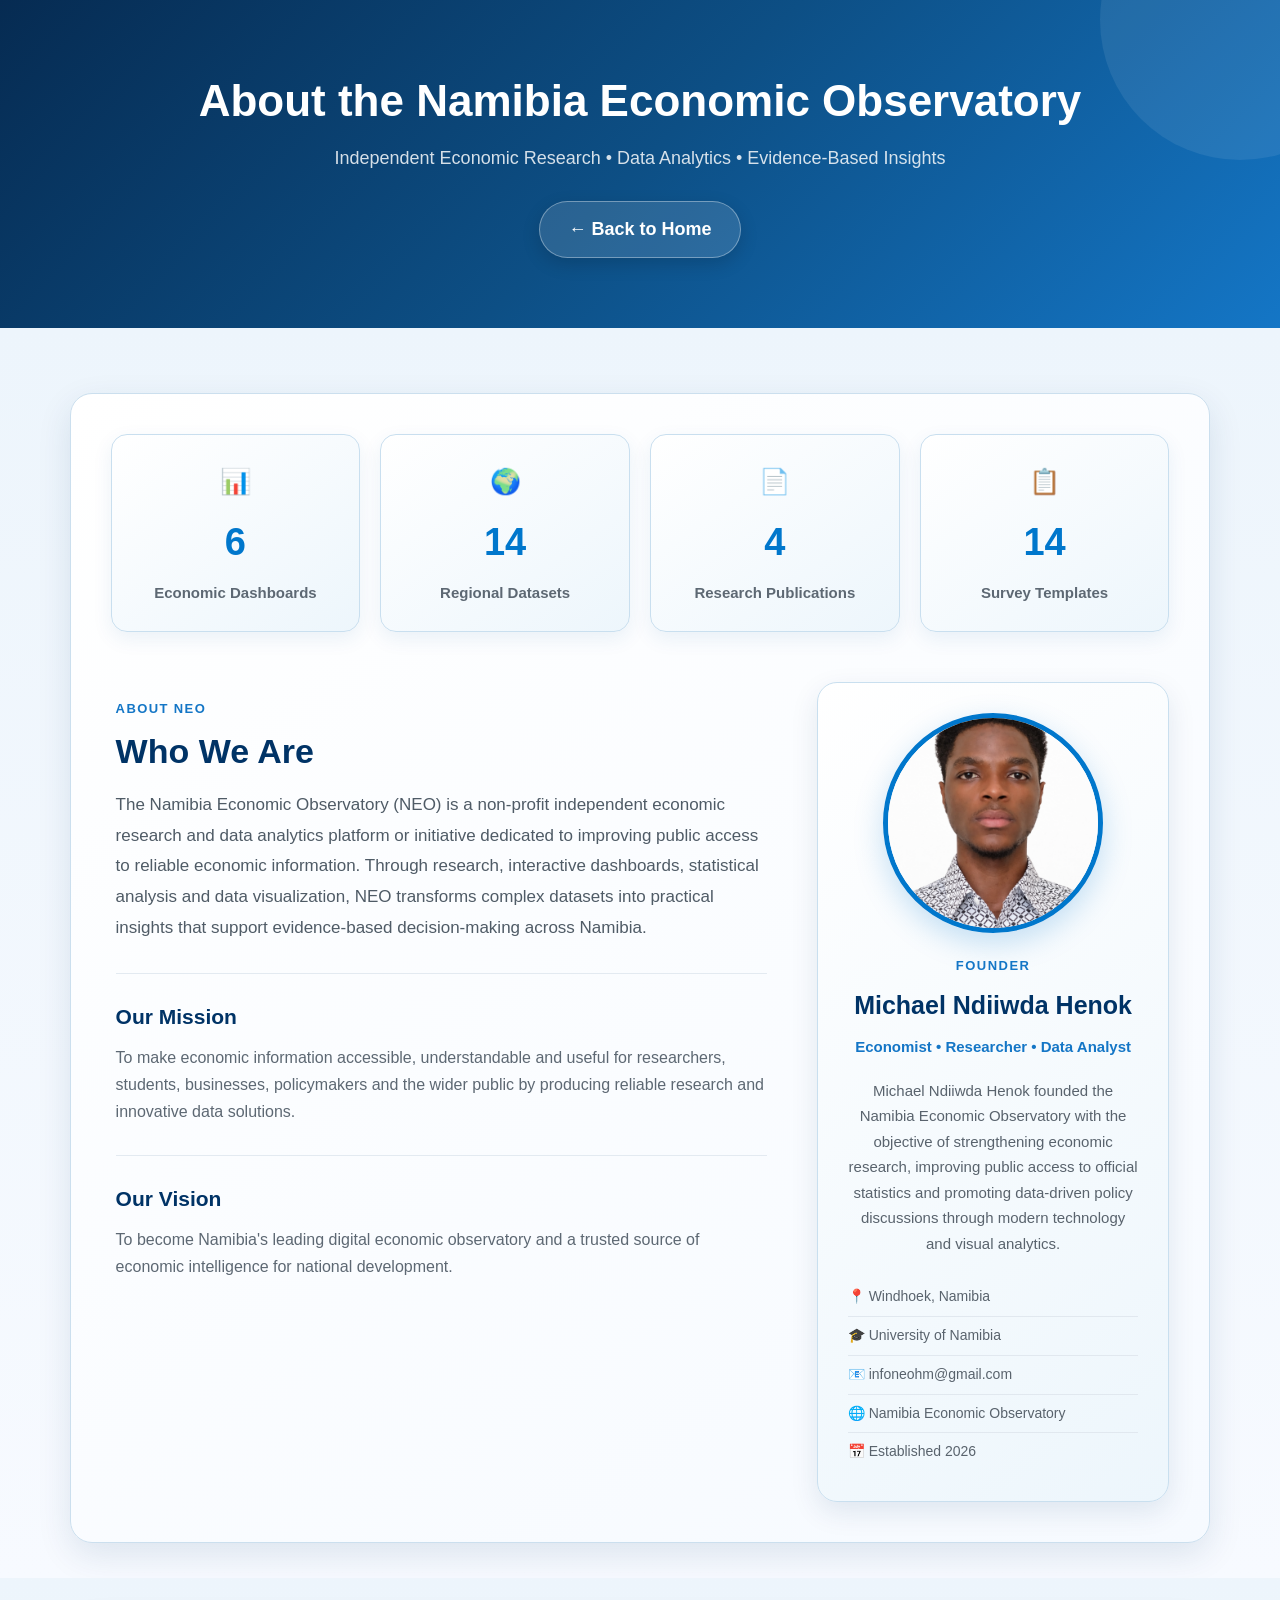
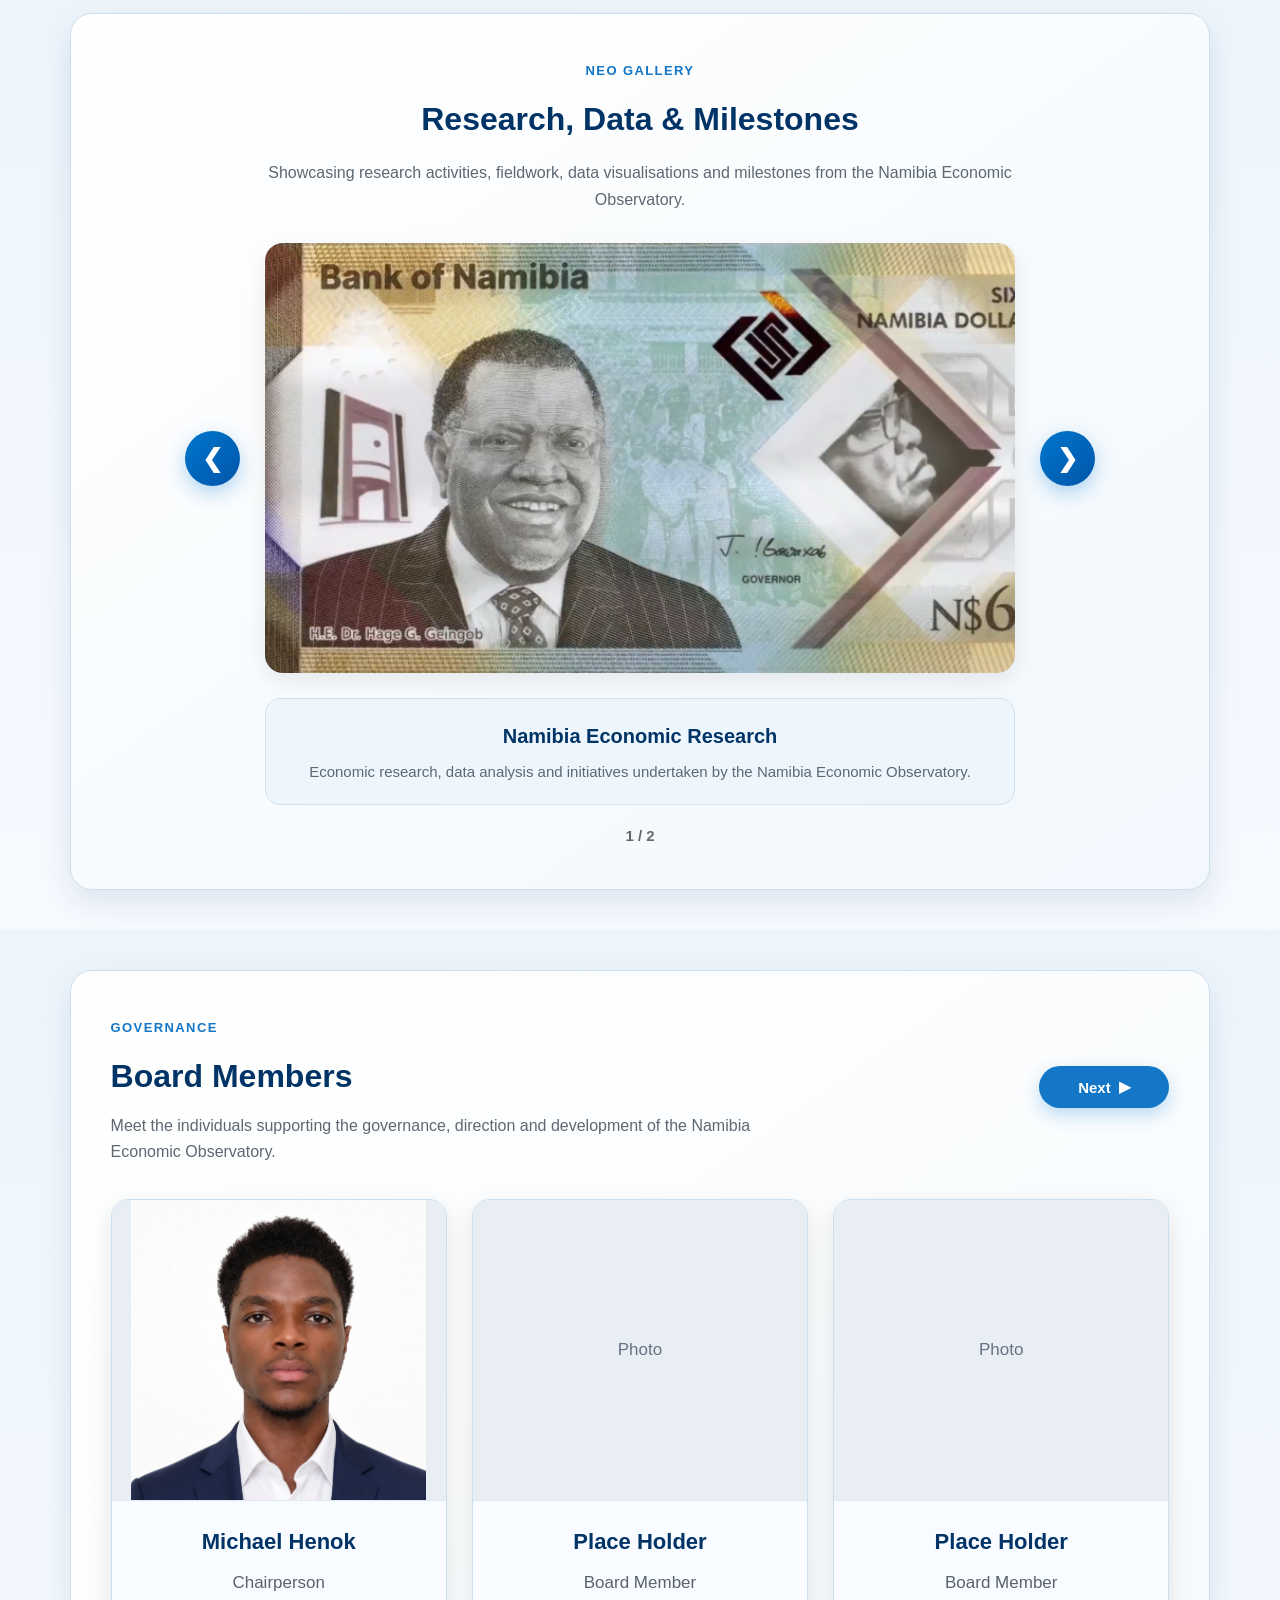
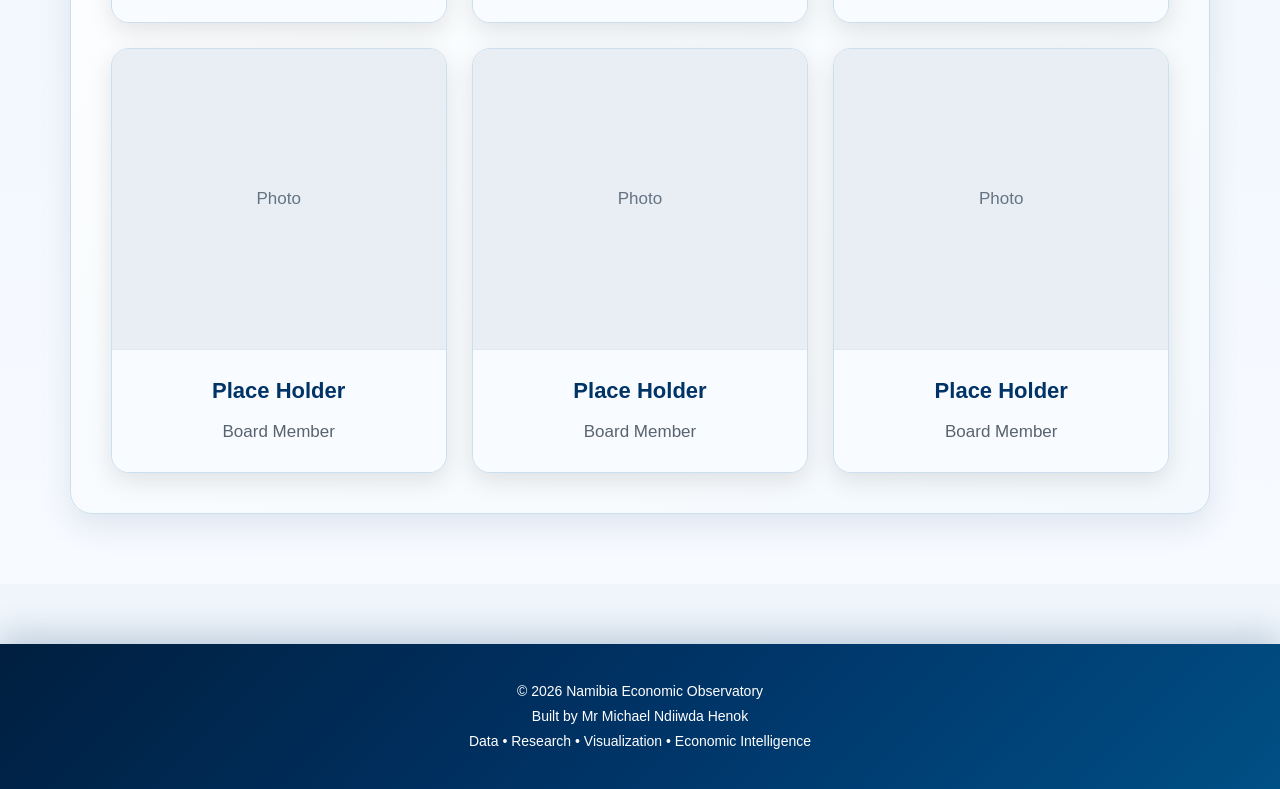
<file: about.html>
<!DOCTYPE html>
<html lang="en">

<head>

<meta charset="UTF-8">

<meta name="viewport" content="width=device-width, initial-scale=1.0">

<title>About NEO | Namibia Economic Observatory</title>

<link rel="icon" type="image/png" href="NEO logo favicon.png">
     
<link rel="stylesheet" href="style.css">

<link rel="stylesheet" href="mobile.css">

<link rel="stylesheet"
href="https://cdnjs.cloudflare.com/ajax/libs/font-awesome/6.5.2/css/all.min.css">

</head>


<body>


<!-- =================================================
     PAGE HEADER
================================================== -->

<header class="page-header">

    <h1>
        About the Namibia Economic Observatory
    </h1>

    <p>
        Independent Economic Research • Data Analytics • Evidence-Based Insights
    </p>

    <a href="index.html" class="back-btn">
        ← Back to Home
    </a>

</header>



<!-- =================================================
     ABOUT NEO
================================================== -->

<section id="about-section">


    <div class="about-main-card">


        <!-- =========================================
             NEO STATISTICS
        ========================================== -->

        <div class="neo-stats">


            <div class="neo-stat">

                <span class="neo-stat-icon">
                    📊
                </span>

                <h3>
                    6
                </h3>

                <p>
                    Economic Dashboards
                </p>

            </div>


            <div class="neo-stat">

                <span class="neo-stat-icon">
                    🌍
                </span>

                <h3>
                    14
                </h3>

                <p>
                    Regional Datasets
                </p>

            </div>


            <div class="neo-stat">

                <span class="neo-stat-icon">
                    📄
                </span>

                <h3>
                    4
                </h3>

                <p>
                    Research Publications
                </p>

            </div>


            <div class="neo-stat">

                <span class="neo-stat-icon">
                    📋
                </span>

                <h3>
                    14
                </h3>

                <p>
                    Survey Templates
                </p>

            </div>


        </div>



        <!-- =========================================
             WHO WE ARE + FOUNDER
        ========================================== -->

        <div class="about-founder-layout">


            <!-- =====================================
                 WHO WE ARE
            ====================================== -->

            <div class="about-text">

                <span class="section-label">
                    ABOUT NEO
                </span>

                <h2>
                    Who We Are
                </h2>

                <p>
                    The Namibia Economic Observatory (NEO) is a non-profit independent
                    economic research and data analytics platform or initiative dedicated
                    to improving public access to reliable economic information.
                    Through research, interactive dashboards, statistical analysis
                    and data visualization, NEO transforms complex datasets into
                    practical insights that support evidence-based decision-making
                    across Namibia.
                </p>


                <div class="about-subsection">

                    <h3>
                        Our Mission
                    </h3>

                    <p>
                        To make economic information accessible, understandable
                        and useful for researchers, students, businesses,
                        policymakers and the wider public by producing reliable
                        research and innovative data solutions.
                    </p>

                </div>


                <div class="about-subsection">

                    <h3>
                        Our Vision
                    </h3>

                    <p>
                        To become Namibia's leading digital economic observatory
                        and a trusted source of economic intelligence for
                        national development.
                    </p>

                </div>

            </div>



            <!-- =====================================
                 FOUNDER
            ====================================== -->

            <div class="founder-card">


                <div class="founder-photo">

                    <img
                        src="NEO Founder.png"
                        alt="Founder of Namibia Economic Observatory"
                    >

                </div>


                <div class="founder-details">

                    <span class="founder-label">
                        FOUNDER
                    </span>

                    <h2>
                        Michael Ndiiwda Henok
                    </h2>

                    <p class="founder-role">
                        Economist • Researcher • Data Analyst
                    </p>


                    <p class="founder-description">

                        Michael Ndiiwda Henok founded the Namibia Economic
                        Observatory with the objective of strengthening
                        economic research, improving public access to official
                        statistics and promoting data-driven policy discussions
                        through modern technology and visual analytics.

                    </p>


                    <ul class="founder-list">

                        <li>
                            📍 Windhoek, Namibia
                        </li>

                        <li>
                            🎓 University of Namibia
                        </li>

                        <li>
                            📧 <a href="mailto:infoneohm@gmail.com">infoneohm@gmail.com</a>
                        </li>

                        <li>
                            🌐 Namibia Economic Observatory
                        </li>

                        <li>
                            📅 Established 2026
                        </li>

                    </ul>

                </div>

            </div>

        </div>

    </div>

</section>



<!-- =================================================
     NEO GALLERY
================================================== -->

<section class="neo-gallery-section">


    <div class="gallery-card">


        <div class="gallery-header">

            <span class="section-label">
                NEO GALLERY
            </span>

            <h2>
                Research, Data & Milestones
            </h2>

            <p>
                Showcasing research activities, fieldwork, data visualisations
                and milestones from the Namibia Economic Observatory.
            </p>

        </div>



        <!-- =========================================
             GALLERY VIEWER
        ========================================== -->

        <div class="gallery-container">


            <!-- PREVIOUS -->

            <button
                class="gallery-btn"
                type="button"
                onclick="previousGalleryImage()"
                aria-label="Previous gallery image"
            >

                ❮

            </button>



            <!-- IMAGE -->

            <div class="gallery-viewer">

                <img
                    id="galleryImage"
                    src="Nam currency.png"
                    alt="NEO Gallery"
                >

            </div>



            <!-- NEXT -->

            <button
                class="gallery-btn"
                type="button"
                onclick="nextGalleryImage()"
                aria-label="Next gallery image"
            >

                ❯

            </button>


        </div>



        <!-- =========================================
             GALLERY DESCRIPTION
        ========================================== -->

        <div class="gallery-description">

            <h3 id="galleryTitle">
                Namibia Economic Research
            </h3>

            <p id="galleryText">
                Economic research, data analysis and initiatives undertaken
                by the Namibia Economic Observatory.
            </p>

        </div>


        <div
            id="galleryCounter"
            class="gallery-counter">

            1 / 2

        </div>


    </div>

</section>



<!-- =================================================
     MANAGEMENT
================================================== -->

<section id="management-section">


    <!-- =========================================
         BOARD MEMBERS
    ========================================== -->

    <div id="boardManagement">


        <div class="management-card">


            <div class="management-header">


                <div>

                    <span class="section-label">
                        GOVERNANCE
                    </span>

                    <h2>
                        Board Members
                    </h2>

                    <p>
                        Meet the individuals supporting the governance,
                        direction and development of the Namibia Economic
                        Observatory.
                    </p>

                </div>


                <button
                    class="management-nav-btn"
                    type="button"
                    onclick="showExecutiveManagement()"
                >

                    Next
                    <span>▶</span>

                </button>


            </div>



            <!-- =====================================
                 BOARD GRID
            ====================================== -->

            <div class="management-grid">


                <!-- BOARD MEMBER 1 -->

                <div class="management-member">

                    <div class="member-photo">

                        <img
                            src="Mr Chair.png"
                            alt="Michael Henok"
                        >

                    </div>


                    <div class="member-info">

                        <h3>
                            Michael Henok
                        </h3>

                        <p>
                            Chairperson
                        </p>

                    </div>

                </div>



                <!-- BOARD MEMBER 2 -->

                <div class="management-member">

                    <div class="member-photo">
                        <span>Photo</span>
                    </div>

                    <div class="member-info">

                        <h3>
                            Place Holder
                        </h3>

                        <p>
                            Board Member
                        </p>

                    </div>

                </div>



                <!-- BOARD MEMBER 3 -->

                <div class="management-member">

                    <div class="member-photo">
                        <span>Photo</span>
                    </div>

                    <div class="member-info">

                        <h3>
                            Place Holder
                        </h3>

                        <p>
                            Board Member
                        </p>

                    </div>

                </div>



                <!-- BOARD MEMBER 4 -->

                <div class="management-member">

                    <div class="member-photo">
                        <span>Photo</span>
                    </div>

                    <div class="member-info">

                        <h3>
                            Place Holder
                        </h3>

                        <p>
                            Board Member
                        </p>

                    </div>

                </div>



                <!-- BOARD MEMBER 5 -->

                <div class="management-member">

                    <div class="member-photo">
                        <span>Photo</span>
                    </div>

                    <div class="member-info">

                        <h3>
                            Place Holder
                        </h3>

                        <p>
                            Board Member
                        </p>

                    </div>

                </div>



                <!-- BOARD MEMBER 6 -->

                <div class="management-member">

                    <div class="member-photo">
                        <span>Photo</span>
                    </div>

                    <div class="member-info">

                        <h3>
                            Place Holder
                        </h3>

                        <p>
                            Board Member
                        </p>

                    </div>

                </div>


            </div>

        </div>

    </div>



    <!-- =========================================
         EXECUTIVE MANAGEMENT
    ========================================== -->

    <div
        id="executiveManagement"
        style="display:none;"
    >


        <div class="management-card">


            <div class="management-header">


                <div>

                    <span class="section-label">
                        MANAGEMENT
                    </span>

                    <h2>
                        Executive Management
                    </h2>

                    <p>
                        The executive team responsible for supporting the
                        operations and strategic development of NEO.
                    </p>

                </div>


                <button
                    class="management-nav-btn"
                    type="button"
                    onclick="showBoardManagement()"
                >

                    <span>◀</span>
                    Previous

                </button>


            </div>



            <div class="management-grid">


                <div class="management-member">

                    <div class="member-photo">
                        <span>Photo</span>
                    </div>

                    <div class="member-info">

                        <h3>
                            Place Holder
                        </h3>

                        <p>
                            Executive Director
                        </p>

                    </div>

                </div>



                <div class="management-member">

                    <div class="member-photo">

                        <img
                            src="Deputy Executive Director copy.jpeg"
                            alt="Tngeniomwene Ndakolonghoshi"
                        >

                    </div>
                         

                    <div class="member-info">

                        <h3>
                            Tangeniomwene Ndakolonghoshi
                        </h3>

                        <p>
                            Deputy Executive Director
                        </p>

                    </div>

                </div>



                <div class="management-member">

                    <div class="member-photo">
                        <span>Photo</span>
                    </div>

                    <div class="member-info">

                        <h3>
                            Place Holder
                        </h3>

                        <p>
                            Research Manager
                        </p>

                    </div>

                </div>



                <div class="management-member">

                    <div class="member-photo">
                        <span>Photo</span>
                    </div>

                    <div class="member-info">

                        <h3>
                            Place Holder
                        </h3>

                        <p>
                            Finance Manager
                        </p>

                    </div>

                </div>


            </div>

        </div>

    </div>

</section>



<!-- =================================================
     FOOTER
================================================== -->

<footer>

    © 2026 Namibia Economic Observatory

    <br>

    Built by Mr Michael Ndiiwda Henok

    <br>

    Data • Research • Visualization • Economic Intelligence

</footer>



<script src="script.js"></script>

</body>

</html>
</file>
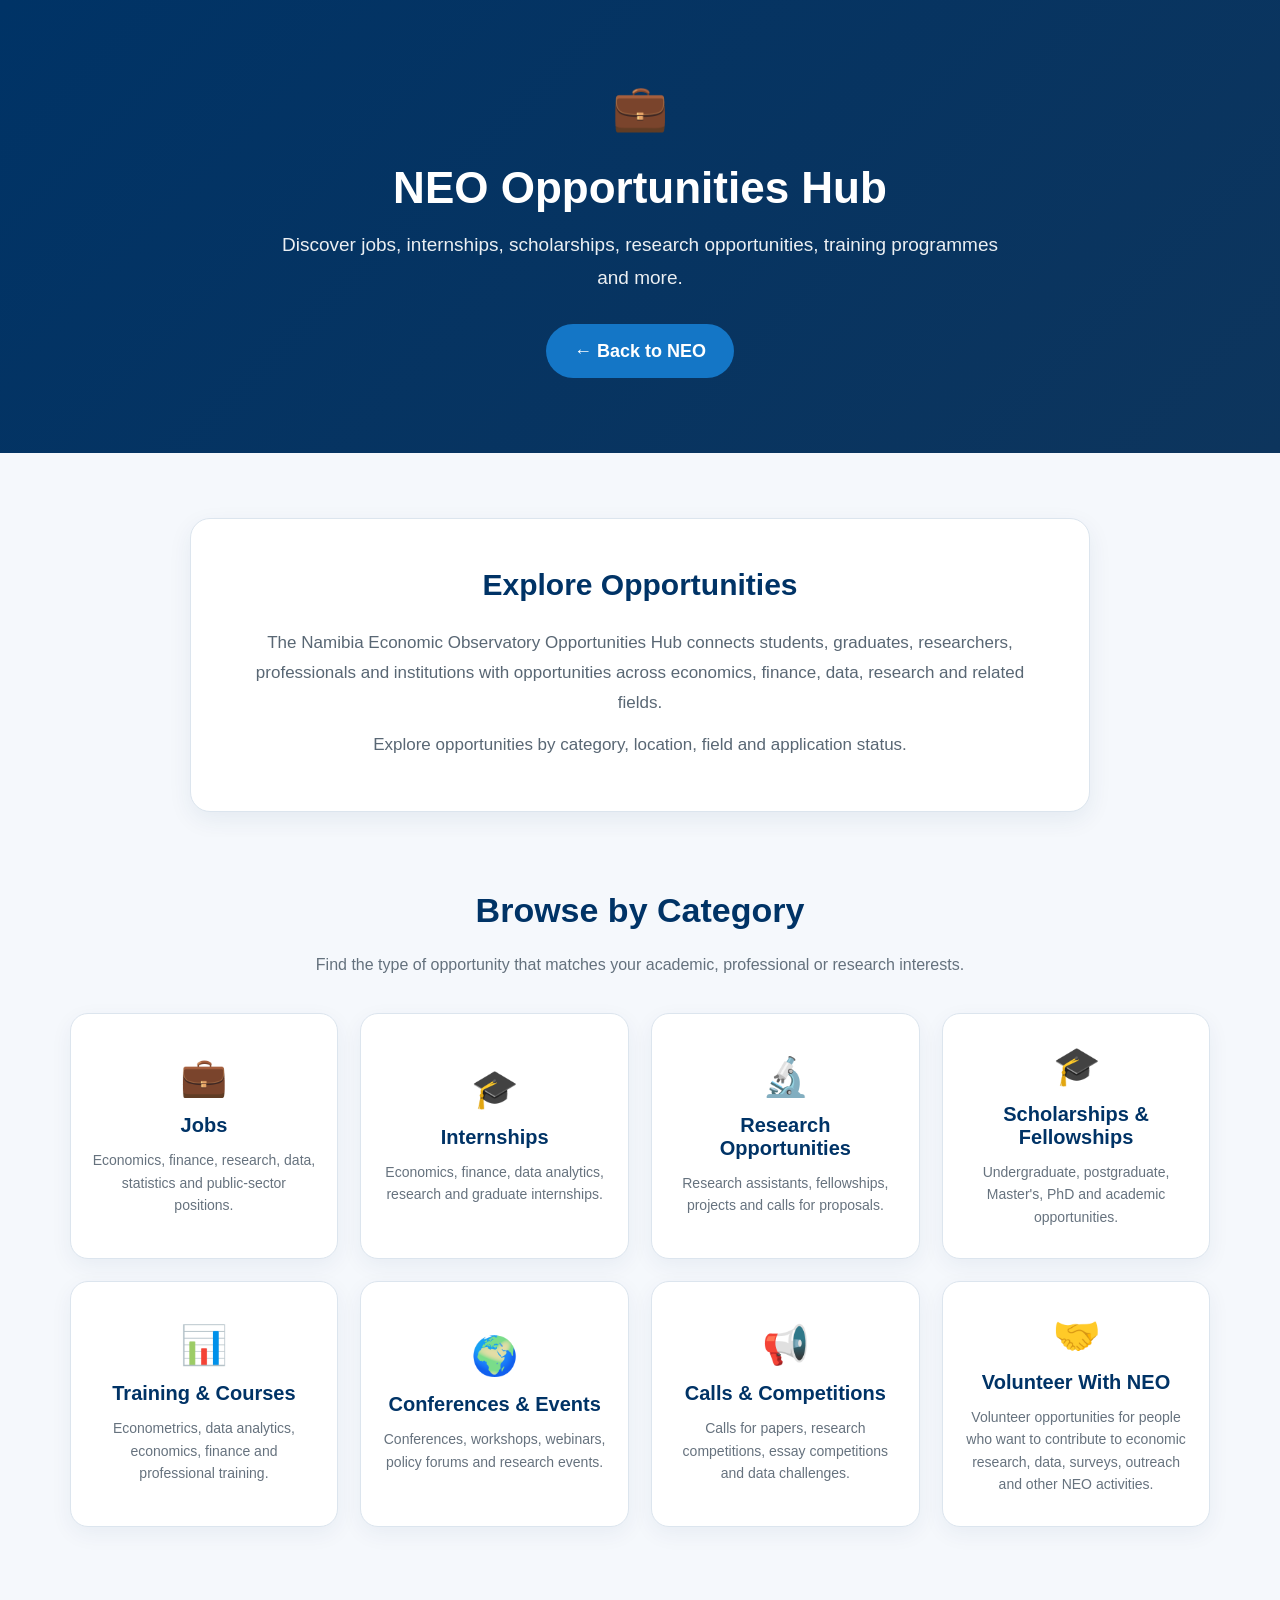
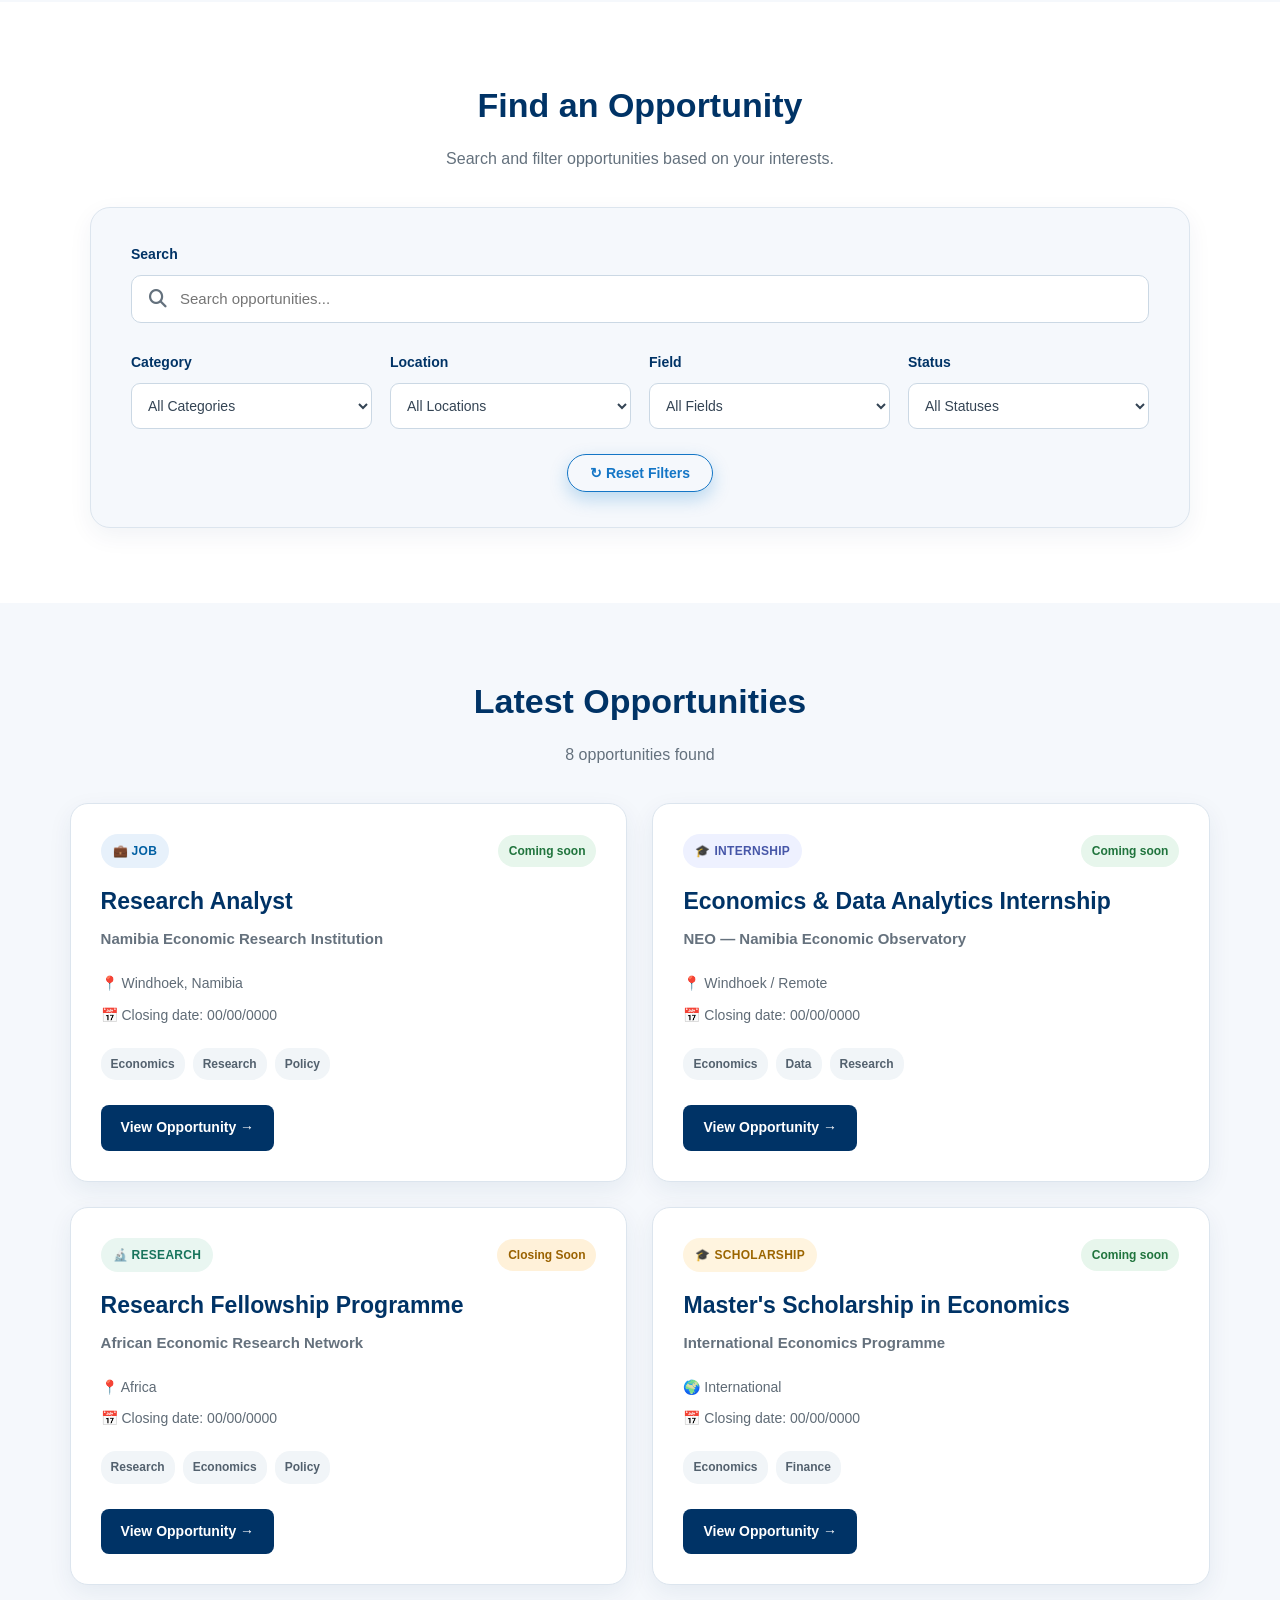
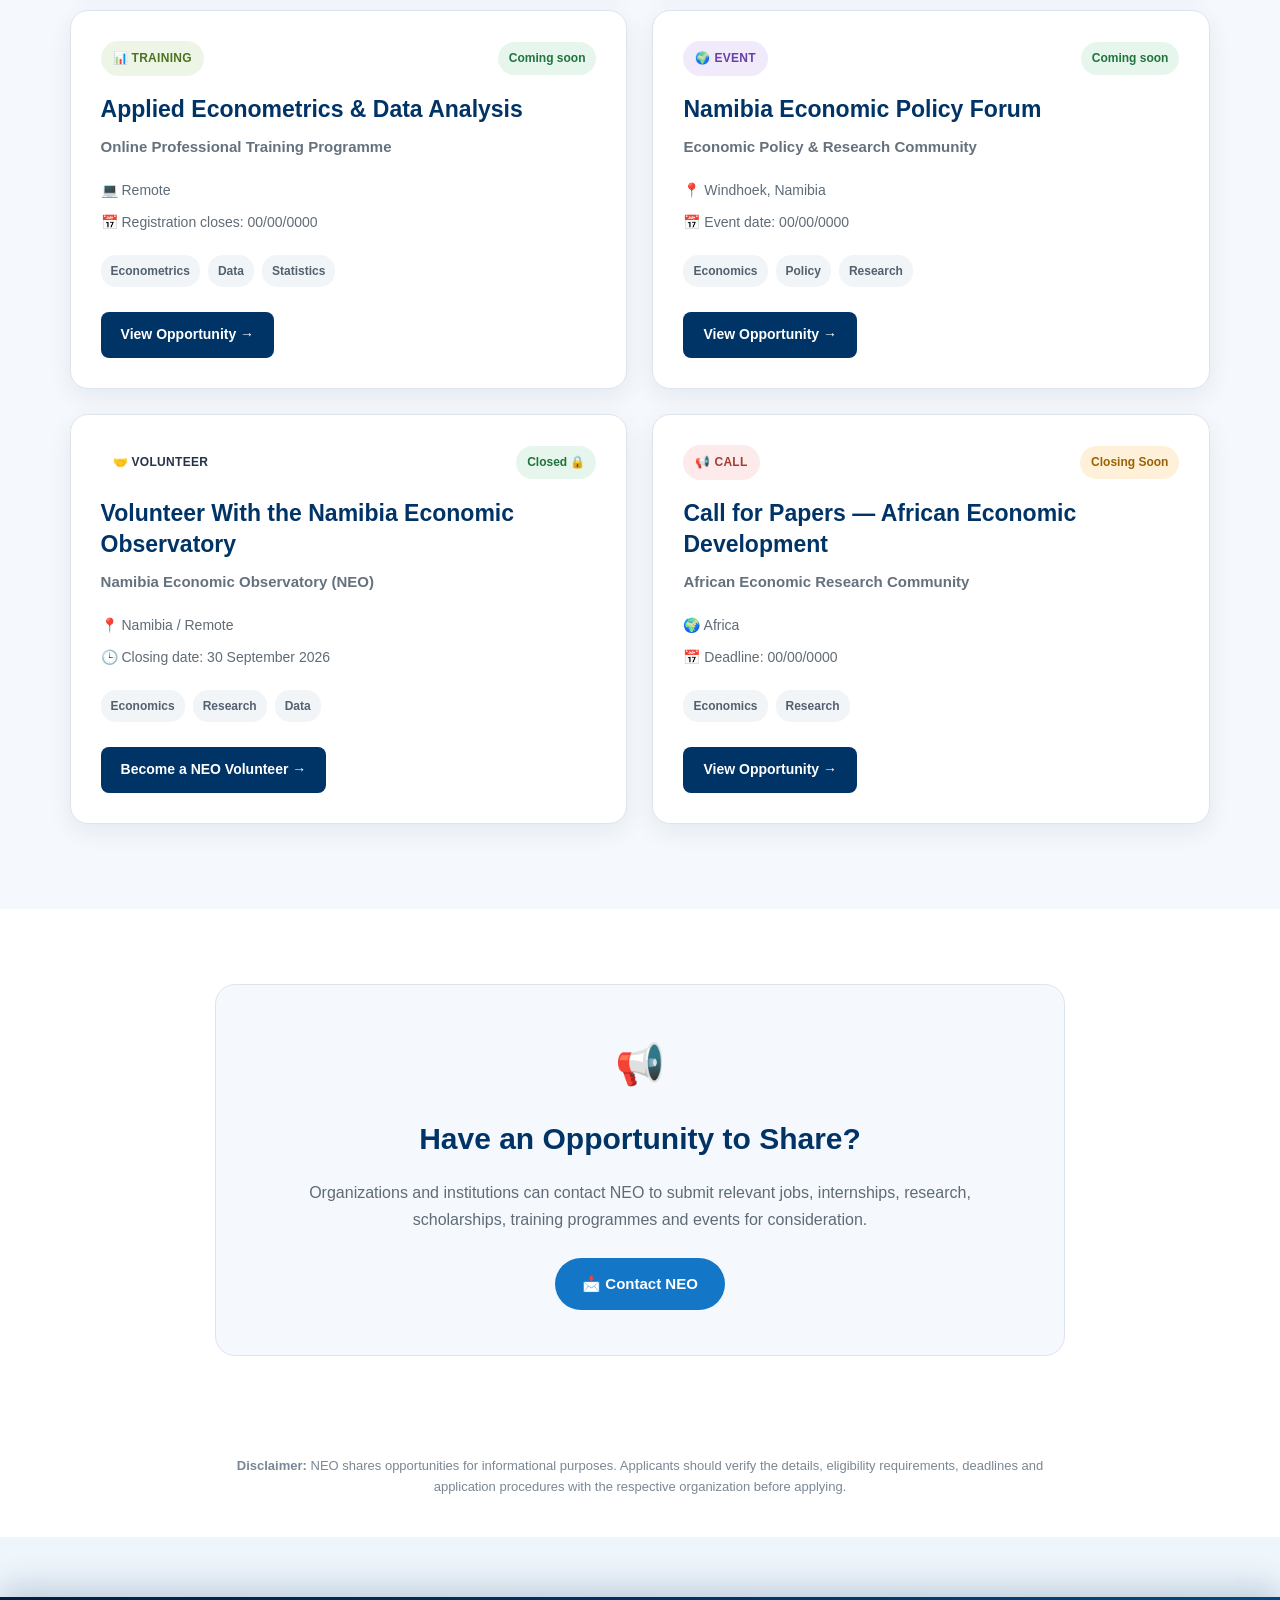
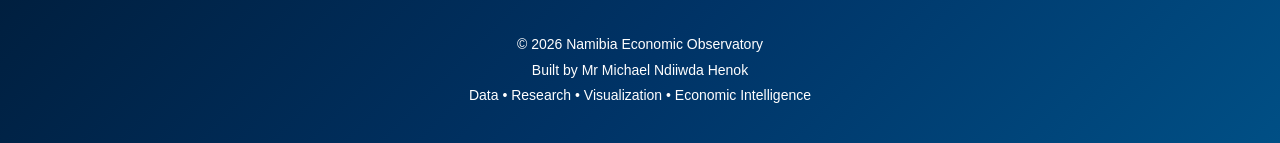
<file: opportunities.html>
<!DOCTYPE html>
<html lang="en">

<head>

    <meta charset="UTF-8">

    <meta
        name="viewport"
        content="width=device-width, initial-scale=1.0"
    >

    <title>Opportunities | Namibia Economic Observatory</title>

    <link rel="icon" type="image/png" href="NEO logo favicon.png">
    
    <!-- MAIN DESKTOP / COMMON CSS -->

    <link
        rel="stylesheet"
        href="style.css"
    >


    <!-- MOBILE CSS -->

    <link
        rel="stylesheet"
        href="mobile.css"
    >


    <!-- FONT AWESOME -->

    <link
        rel="stylesheet"
        href="https://cdnjs.cloudflare.com/ajax/libs/font-awesome/6.5.2/css/all.min.css"
    >

</head>


<body>


<!-- =========================================================
     PAGE HEADER
========================================================= -->

<header class="opportunities-page-header">

    <div class="opportunities-header-content">

        <span class="opportunities-header-icon">
            💼
        </span>

        <h1>
            NEO Opportunities Hub
        </h1>

        <p>
            Discover jobs, internships, scholarships, research
            opportunities, training programmes and more.
        </p>

        <a
            href="index.html"
            class="opportunities-back-btn"
        >
            ← Back to NEO
        </a>

    </div>

</header>



<!-- =========================================================
     INTRODUCTION
========================================================= -->

<section class="opportunities-intro-section">

    <div class="opportunities-intro-card">

        <h2>
            Explore Opportunities
        </h2>

        <p>
            The Namibia Economic Observatory Opportunities Hub
            connects students, graduates, researchers,
            professionals and institutions with opportunities
            across economics, finance, data, research and related
            fields.
        </p>

        <p>
            Explore opportunities by category, location, field
            and application status.
        </p>

    </div>

</section>



<!-- =========================================================
     OPPORTUNITY CATEGORIES
========================================================= -->

<section class="opportunity-categories-section">

    <div class="opportunities-container">

        <div class="opportunities-section-heading">

            <h2>
                Browse by Category
            </h2>

            <p>
                Find the type of opportunity that matches your
                academic, professional or research interests.
            </p>

        </div>


        <div class="opportunity-category-grid">


            <!-- JOBS -->

            <button
                class="opportunity-category-card"
                data-category-filter="Jobs"
            >

                <span class="category-icon">
                    💼
                </span>

                <h3>
                    Jobs
                </h3>

                <p>
                    Economics, finance, research, data,
                    statistics and public-sector positions.
                </p>

            </button>



            <!-- INTERNSHIPS -->

            <button
                class="opportunity-category-card"
                data-category-filter="Internships"
            >

                <span class="category-icon">
                    🎓
                </span>

                <h3>
                    Internships
                </h3>

                <p>
                    Economics, finance, data analytics,
                    research and graduate internships.
                </p>

            </button>



            <!-- RESEARCH -->

            <button
                class="opportunity-category-card"
                data-category-filter="Research"
            >

                <span class="category-icon">
                    🔬
                </span>

                <h3>
                    Research Opportunities
                </h3>

                <p>
                    Research assistants, fellowships,
                    projects and calls for proposals.
                </p>

            </button>



            <!-- SCHOLARSHIPS -->

            <button
                class="opportunity-category-card"
                data-category-filter="Scholarships"
            >

                <span class="category-icon">
                    🎓
                </span>

                <h3>
                    Scholarships & Fellowships
                </h3>

                <p>
                    Undergraduate, postgraduate, Master's,
                    PhD and academic opportunities.
                </p>

            </button>



            <!-- TRAINING -->

            <button
                class="opportunity-category-card"
                data-category-filter="Training"
            >

                <span class="category-icon">
                    📊
                </span>

                <h3>
                    Training & Courses
                </h3>

                <p>
                    Econometrics, data analytics, economics,
                    finance and professional training.
                </p>

            </button>



            <!-- EVENTS -->

            <button
                class="opportunity-category-card"
                data-category-filter="Events"
            >

                <span class="category-icon">
                    🌍
                </span>

                <h3>
                    Conferences & Events
                </h3>

                <p>
                    Conferences, workshops, webinars,
                    policy forums and research events.
                </p>

            </button>



            <!-- CALLS -->

            <button
                class="opportunity-category-card"
                data-category-filter="Calls"
            >

                <span class="category-icon">
                    📢
                </span>

                <h3>
                    Calls & Competitions
                </h3>

                <p>
                    Calls for papers, research competitions,
                    essay competitions and data challenges.
                </p>

            </button>
            

            <!-- VOLUNTEER OPPORTUNITIES -->
            
            <button
                class="opportunity-category-card"
                data-category-filter="Volunteer"   
            >

                <span class="category-icon">
                    🤝
                </span>

                <h3>
                    Volunteer With NEO
                </h3>

                <p>
                   Volunteer opportunities for people who want
                   to contribute to economic research, data,
                   surveys, outreach and other NEO activities.
                </p>

            </button>
            
     
        </div>

    </div>

</section>



<!-- =========================================================
     SEARCH & FILTERS
========================================================= -->

<section class="opportunity-filters-section">

    <div class="opportunities-container">

        <div class="opportunities-section-heading">

            <h2>
                Find an Opportunity
            </h2>

            <p>
                Search and filter opportunities based on your
                interests.
            </p>

        </div>



        <div class="opportunity-filter-card">


            <!-- SEARCH -->

            <div class="opportunity-search">

                <label for="opportunitySearch">
                    Search
                </label>

                <div class="opportunity-search-wrapper">

                    <i class="fa-solid fa-magnifying-glass"></i>

                    <input
                        type="text"
                        id="opportunitySearch"
                        placeholder="Search opportunities..."
                    >

                </div>

            </div>



            <!-- FILTER ROW -->

            <div class="opportunity-filter-grid">


                <!-- CATEGORY -->

                <div class="filter-group">

                    <label for="categoryFilter">
                        Category
                    </label>

                    <select id="categoryFilter">

                        <option value="All">
                            All Categories
                        </option>

                        <option value="Jobs">
                            Jobs
                        </option>

                        <option value="Internships">
                            Internships
                        </option>

                        <option value="Research">
                            Research Opportunities
                        </option>

                        <option value="Scholarships">
                            Scholarships & Fellowships
                        </option>

                        <option value="Training">
                            Training & Courses
                        </option>

                        <option value="Volunteer">
                            Volunteer opportunities
                        </option>

                        <option value="Events">
                            Conferences & Events
                        </option>

                        <option value="Calls">
                            Calls & Competitions
                        </option>

                    </select>

                </div>



                <!-- LOCATION -->

                <div class="filter-group">

                    <label for="locationFilter">
                        Location
                    </label>

                    <select id="locationFilter">

                        <option value="All">
                            All Locations
                        </option>

                        <option value="Namibia">
                            Namibia
                        </option>

                        <option value="Africa">
                            Africa
                        </option>

                        <option value="International">
                            International
                        </option>

                        <option value="Remote">
                            Remote
                        </option>

                    </select>

                </div>



                <!-- FIELD -->

                <div class="filter-group">

                    <label for="fieldFilter">
                        Field
                    </label>

                    <select id="fieldFilter">

                        <option value="All">
                            All Fields
                        </option>

                        <option value="Economics">
                            Economics
                        </option>

                        <option value="Finance">
                            Finance
                        </option>

                        <option value="Data">
                            Data
                        </option>

                        <option value="Research">
                            Research
                        </option>

                        <option value="Policy">
                            Policy
                        </option>

                        <option value="Statistics">
                            Statistics
                        </option>

                    </select>

                </div>



                <!-- STATUS -->

                <div class="filter-group">

                    <label for="statusFilter">
                        Status
                    </label>

                    <select id="statusFilter">

                        <option value="All">
                            All Statuses
                        </option>

                        <option value="Open">
                            Open
                        </option>

                        <option value="Closing Soon">
                            Closing Soon
                        </option>

                        <option value="Closed">
                            Closed
                        </option>

                    </select>

                </div>

            </div>



            <!-- RESET -->

            <button
                type="button"
                id="resetFilters"
                class="reset-filter-btn"
            >
                ↻ Reset Filters
            </button>

        </div>

    </div>

</section>



<!-- =========================================================
     LATEST OPPORTUNITIES
========================================================= -->

<section class="latest-opportunities-section">

    <div class="opportunities-container">


        <div class="opportunities-section-heading">

            <h2>
                Latest Opportunities
            </h2>

            <p id="opportunityResultText">
                Explore the latest opportunities listed by NEO.
            </p>

        </div>



        <!-- OPPORTUNITY GRID -->

        <div
            class="opportunities-list"
            id="opportunitiesList"
        >


            <!-- =================================================
                 SAMPLE JOB
            ================================================== -->

            <article
                class="opportunity-card"
                data-category="Jobs"
                data-location="Namibia"
                data-field="Economics Research"
                data-status="Open"
            >

                <div class="opportunity-card-content">


                    <div class="opportunity-card-top">

                        <span class="opportunity-type job-type">
                            💼 JOB
                        </span>

                        <span class="opportunity-status open-status">
                            Coming soon
                        </span>

                    </div>


                    <h3>
                        Research Analyst
                    </h3>


                    <p class="opportunity-organisation">
                        Namibia Economic Research Institution
                    </p>


                    <div class="opportunity-meta">

                        <span>
                            📍 Windhoek, Namibia
                        </span>

                        <span>
                            📅 Closing date: 00/00/0000
                        </span>

                    </div>


                    <div class="opportunity-tags">

                        <span>
                            Economics
                        </span>

                        <span>
                            Research
                        </span>

                        <span>
                            Policy
                        </span>

                    </div>


                    <a
                        href="#"
                        class="view-opportunity-btn"
                    >
                        View Opportunity →
                    </a>

                </div>

            </article>



            <!-- =================================================
                 SAMPLE INTERNSHIP
            ================================================== -->

            <article
                class="opportunity-card"
                data-category="Internships"
                data-location="Namibia"
                data-field="Data"
                data-status="Open"
            >

                <div class="opportunity-card-content">


                    <div class="opportunity-card-top">

                        <span class="opportunity-type internship-type">
                            🎓 INTERNSHIP
                        </span>

                        <span class="opportunity-status open-status">
                            Coming soon
                        </span>

                    </div>


                    <h3>
                        Economics & Data Analytics Internship
                    </h3>


                    <p class="opportunity-organisation">
                        NEO — Namibia Economic Observatory
                    </p>


                    <div class="opportunity-meta">

                        <span>
                            📍 Windhoek / Remote
                        </span>

                        <span>
                            📅 Closing date: 00/00/0000
                        </span>

                    </div>


                    <div class="opportunity-tags">

                        <span>
                            Economics
                        </span>

                        <span>
                            Data
                        </span>

                        <span>
                            Research
                        </span>

                    </div>


                    <a
                        href="#"
                        class="view-opportunity-btn"
                    >
                        View Opportunity →
                    </a>

                </div>

            </article>



            <!-- =================================================
                 SAMPLE RESEARCH
            ================================================== -->

            <article
                class="opportunity-card"
                data-category="Research"
                data-location="Africa"
                data-field="Research"
                data-status="Closing Soon"
            >

                <div class="opportunity-card-content">


                    <div class="opportunity-card-top">

                        <span class="opportunity-type research-type">
                            🔬 RESEARCH
                        </span>

                        <span class="opportunity-status closing-status">
                            Closing Soon
                        </span>

                    </div>


                    <h3>
                        Research Fellowship Programme
                    </h3>


                    <p class="opportunity-organisation">
                        African Economic Research Network
                    </p>


                    <div class="opportunity-meta">

                        <span>
                            📍 Africa
                        </span>

                        <span>
                            📅 Closing date: 00/00/0000
                        </span>

                    </div>


                    <div class="opportunity-tags">

                        <span>
                            Research
                        </span>

                        <span>
                            Economics
                        </span>

                        <span>
                            Policy
                        </span>

                    </div>


                    <a
                        href="#"
                        class="view-opportunity-btn"
                    >
                        View Opportunity →
                    </a>

                </div>

            </article>



            <!-- =================================================
                 SAMPLE SCHOLARSHIP
            ================================================== -->

            <article
                class="opportunity-card"
                data-category="Scholarships"
                data-location="International"
                data-field="Economics"
                data-status="Open"
            >

                <div class="opportunity-card-content">


                    <div class="opportunity-card-top">

                        <span class="opportunity-type scholarship-type">
                            🎓 SCHOLARSHIP
                        </span>

                        <span class="opportunity-status open-status">
                            Coming soon
                        </span>

                    </div>


                    <h3>
                        Master's Scholarship in Economics
                    </h3>


                    <p class="opportunity-organisation">
                        International Economics Programme
                    </p>


                    <div class="opportunity-meta">

                        <span>
                            🌍 International
                        </span>

                        <span>
                            📅 Closing date: 00/00/0000
                        </span>

                    </div>


                    <div class="opportunity-tags">

                        <span>
                            Economics
                        </span>

                        <span>
                            Finance
                        </span>

                    </div>


                    <a
                        href="#"
                        class="view-opportunity-btn"
                    >
                        View Opportunity →
                    </a>

                </div>

            </article>



            <!-- =================================================
                 SAMPLE TRAINING
            ================================================== -->

            <article
                class="opportunity-card"
                data-category="Training"
                data-location="Remote"
                data-field="Data"
                data-status="Open"
            >

                <div class="opportunity-card-content">


                    <div class="opportunity-card-top">

                        <span class="opportunity-type training-type">
                            📊 TRAINING
                        </span>

                        <span class="opportunity-status open-status">
                            Coming soon
                        </span>

                    </div>


                    <h3>
                        Applied Econometrics & Data Analysis
                    </h3>


                    <p class="opportunity-organisation">
                        Online Professional Training Programme
                    </p>


                    <div class="opportunity-meta">

                        <span>
                            💻 Remote
                        </span>

                        <span>
                            📅 Registration closes: 00/00/0000
                        </span>

                    </div>


                    <div class="opportunity-tags">

                        <span>
                            Econometrics
                        </span>

                        <span>
                            Data
                        </span>

                        <span>
                            Statistics
                        </span>

                    </div>


                    <a
                        href="#"
                        class="view-opportunity-btn"
                    >
                        View Opportunity →
                    </a>

                </div>

            </article>



            <!-- =================================================
                 SAMPLE EVENT
            ================================================== -->

            <article
                class="opportunity-card"
                data-category="Events"
                data-location="Namibia"
                data-field="Policy"
                data-status="Open"
            >

                <div class="opportunity-card-content">


                    <div class="opportunity-card-top">

                        <span class="opportunity-type event-type">
                            🌍 EVENT
                        </span>

                        <span class="opportunity-status open-status">
                            Coming soon
                        </span>

                    </div>


                    <h3>
                        Namibia Economic Policy Forum
                    </h3>


                    <p class="opportunity-organisation">
                        Economic Policy & Research Community
                    </p>


                    <div class="opportunity-meta">

                        <span>
                            📍 Windhoek, Namibia
                        </span>

                        <span>
                            📅 Event date: 00/00/0000
                        </span>

                    </div>


                    <div class="opportunity-tags">

                        <span>
                            Economics
                        </span>

                        <span>
                            Policy
                        </span>

                        <span>
                            Research
                        </span>

                    </div>


                    <a
                        href="#"
                        class="view-opportunity-btn"
                    >
                        View Opportunity →
                    </a>

                </div>

            </article>



            <!-- =================================================
            SAMPLE VOLUNTEER OPPORTUNITY
            ================================================== -->

<article
    class="opportunity-card"
    data-category="Volunteer"
    data-location="Namibia"
    data-field="Research"
    data-status="Open"
>

    <div class="opportunity-card-content">


        <div class="opportunity-card-top">

            <span class="opportunity-type volunteer-type">
                🤝 VOLUNTEER
            </span>

            <span class="opportunity-status open-status">
                Closed 🔒
            </span>

        </div>


        <h3>
            Volunteer With the Namibia Economic Observatory
        </h3>


        <p class="opportunity-organisation">
            Namibia Economic Observatory (NEO)
        </p>


        <div class="opportunity-meta">

            <span>
                📍 Namibia / Remote
            </span>

            <span>
                🕒 Closing date: 30 September 2026
            </span>

        </div>


        <div class="opportunity-tags">

            <span>
                Economics
            </span>

            <span>
                Research
            </span>

            <span>
                Data
            </span>

        </div>


        <a
            href="https://forms.gle/mxRXpc8xsbTqE2BP9"
            class="view-opportunity-btn"
        >
            Become a NEO Volunteer →
        </a>

    </div>

</article>
            

            
            <!-- =================================================
                 SAMPLE CALL
            ================================================== -->

            <article
                class="opportunity-card"
                data-category="Calls"
                data-location="Africa"
                data-field="Research"
                data-status="Closing Soon"
            >

                <div class="opportunity-card-content">


                    <div class="opportunity-card-top">

                        <span class="opportunity-type call-type">
                            📢 CALL
                        </span>

                        <span class="opportunity-status closing-status">
                            Closing Soon
                        </span>

                    </div>


                    <h3>
                        Call for Papers — African Economic Development
                    </h3>


                    <p class="opportunity-organisation">
                        African Economic Research Community
                    </p>


                    <div class="opportunity-meta">

                        <span>
                            🌍 Africa
                        </span>

                        <span>
                            📅 Deadline: 00/00/0000
                        </span>

                    </div>


                    <div class="opportunity-tags">

                        <span>
                            Economics
                        </span>

                        <span>
                            Research
                        </span>

                    </div>


                    <a
                        href="#"
                        class="view-opportunity-btn"
                    >
                        View Opportunity →
                    </a>

                </div>

            </article>


        </div>



        <!-- NO RESULTS -->

        <div
            id="noOpportunities"
            class="no-opportunities"
        >

            <span>
                🔎
            </span>

            <h3>
                No opportunities found
            </h3>

            <p>
                Try changing your search or filters.
            </p>

        </div>

    </div>

</section>



<!-- =========================================================
     OPPORTUNITY SUBMISSION
========================================================= -->

<section class="opportunity-submit-section">

    <div class="opportunity-submit-card">

        <span class="submit-icon">
            📢
        </span>

        <h2>
            Have an Opportunity to Share?
        </h2>

        <p>
            Organizations and institutions can contact NEO
            to submit relevant jobs, internships, research,
            scholarships, training programmes and events
            for consideration.
        </p>

        <a
            href="mailto:infoneohm@gmail.com"
            class="submit-opportunity-btn"
        >
            📩 Contact NEO
        </a>

    </div>

</section>



<!-- =========================================================
     DISCLAIMER
========================================================= -->

<section class="opportunity-disclaimer">

    <p>
        <strong>Disclaimer:</strong>
        NEO shares opportunities for informational purposes.
        Applicants should verify the details, eligibility
        requirements, deadlines and application procedures
        with the respective organization before applying.
    </p>

</section>



<!-- =========================================================
     JAVASCRIPT — SEARCH & FILTERS
========================================================= -->

<script>

document.addEventListener("DOMContentLoaded", function () {


    const searchInput =
        document.getElementById("opportunitySearch");

    const categoryFilter =
        document.getElementById("categoryFilter");

    const locationFilter =
        document.getElementById("locationFilter");

    const fieldFilter =
        document.getElementById("fieldFilter");

    const statusFilter =
        document.getElementById("statusFilter");

    const resetButton =
        document.getElementById("resetFilters");

    const opportunityCards =
        document.querySelectorAll(".opportunity-card");

    const noOpportunities =
        document.getElementById("noOpportunities");

    const resultText =
        document.getElementById("opportunityResultText");



    /* =====================================================
       FILTER FUNCTION
    ===================================================== */

    function filterOpportunities() {


        const searchTerm =
            searchInput.value.toLowerCase().trim();

        const selectedCategory =
            categoryFilter.value;

        const selectedLocation =
            locationFilter.value;

        const selectedField =
            fieldFilter.value;

        const selectedStatus =
            statusFilter.value;


        let visibleCount = 0;



        opportunityCards.forEach(function (card) {


            const cardText =
                card.textContent.toLowerCase();


            const cardCategory =
                card.dataset.category;


            const cardLocation =
                card.dataset.location;


            const cardField =
                card.dataset.field;


            const cardStatus =
                card.dataset.status;



            /* SEARCH */

            const matchesSearch =
                cardText.includes(searchTerm);



            /* CATEGORY */

            const matchesCategory =
                selectedCategory === "All" ||
                cardCategory === selectedCategory;



            /* LOCATION */

            const matchesLocation =
                selectedLocation === "All" ||
                cardLocation === selectedLocation;



            /* FIELD */

            const matchesField =
                selectedField === "All" ||
                cardField.includes(selectedField);



            /* STATUS */

            const matchesStatus =
                selectedStatus === "All" ||
                cardStatus === selectedStatus;



            /* FINAL RESULT */

            if (
                matchesSearch &&
                matchesCategory &&
                matchesLocation &&
                matchesField &&
                matchesStatus
            ) {

                card.style.display = "";

                visibleCount++;

            } else {

                card.style.display = "none";

            }

        });



        /* NO RESULTS */

        if (visibleCount === 0) {

            noOpportunities.style.display = "block";

        } else {

            noOpportunities.style.display = "none";

        }



        /* RESULT COUNT */

        resultText.textContent =
            visibleCount +
            " opportunit" +
            (visibleCount === 1 ? "y" : "ies") +
            " found";

    }



    /* =====================================================
       LIVE SEARCH
    ===================================================== */

    searchInput.addEventListener(
        "input",
        filterOpportunities
    );



    /* =====================================================
       FILTER CHANGES
    ===================================================== */

    categoryFilter.addEventListener(
        "change",
        filterOpportunities
    );


    locationFilter.addEventListener(
        "change",
        filterOpportunities
    );


    fieldFilter.addEventListener(
        "change",
        filterOpportunities
    );


    statusFilter.addEventListener(
        "change",
        filterOpportunities
    );



    /* =====================================================
       RESET
    ===================================================== */

    resetButton.addEventListener(
        "click",
        function () {

            searchInput.value = "";

            categoryFilter.value = "All";

            locationFilter.value = "All";

            fieldFilter.value = "All";

            statusFilter.value = "All";

            filterOpportunities();

        }
    );



    /* =====================================================
       CATEGORY CARDS
    ===================================================== */

    const categoryCards =
        document.querySelectorAll(
            ".opportunity-category-card"
        );


    categoryCards.forEach(function (card) {

        card.addEventListener(
            "click",
            function () {

                const category =
                    card.dataset.categoryFilter;


                categoryFilter.value =
                    category;


                filterOpportunities();


                document
                    .querySelector(
                        ".latest-opportunities-section"
                    )
                    .scrollIntoView({
                        behavior: "smooth"
                    });

            }
        );

    });


    /* Initial state */

    filterOpportunities();

});

</script>

<!-- FOOTER -->

<footer>

© 2026 Namibia Economic Observatory
    
<br>
    
Built by Mr Michael Ndiiwda Henok

<br>
    
Data • Research • Visualization • Economic Intelligence

</footer>    

</body>

</html>
</file>
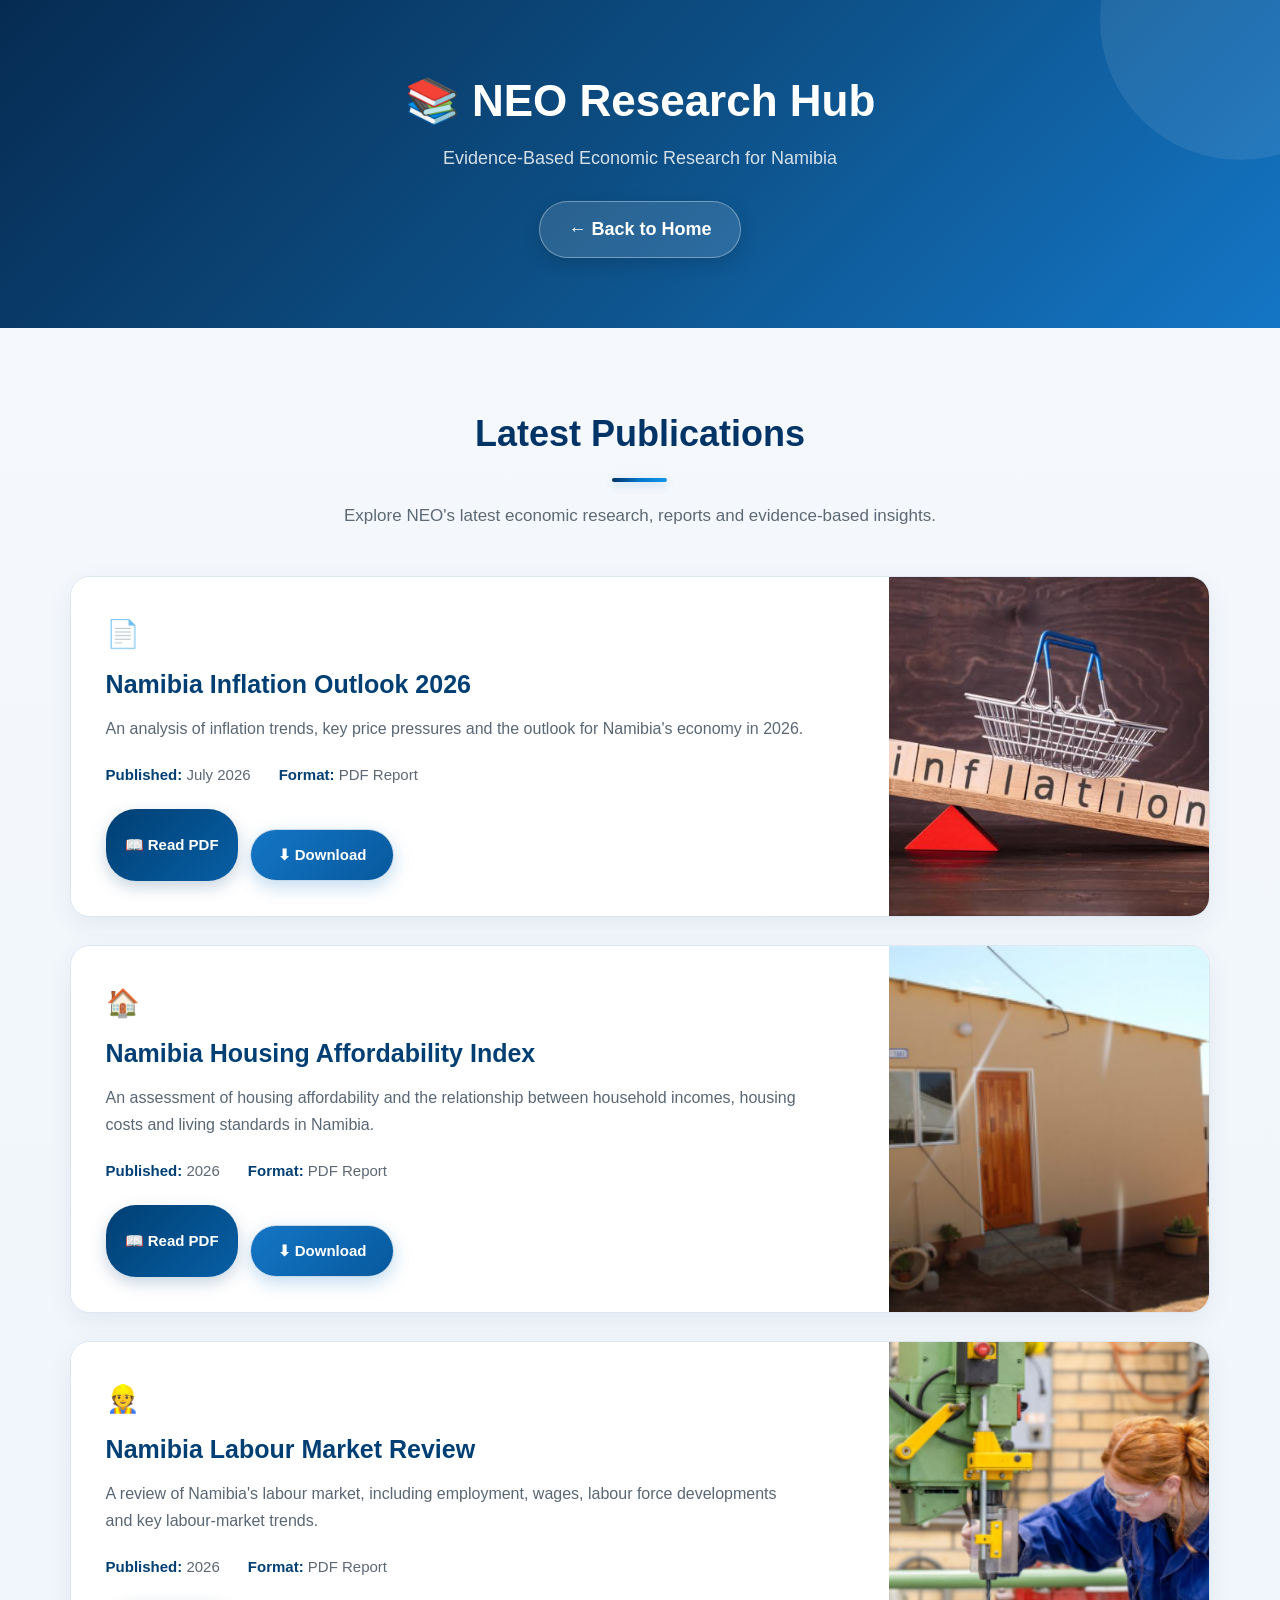
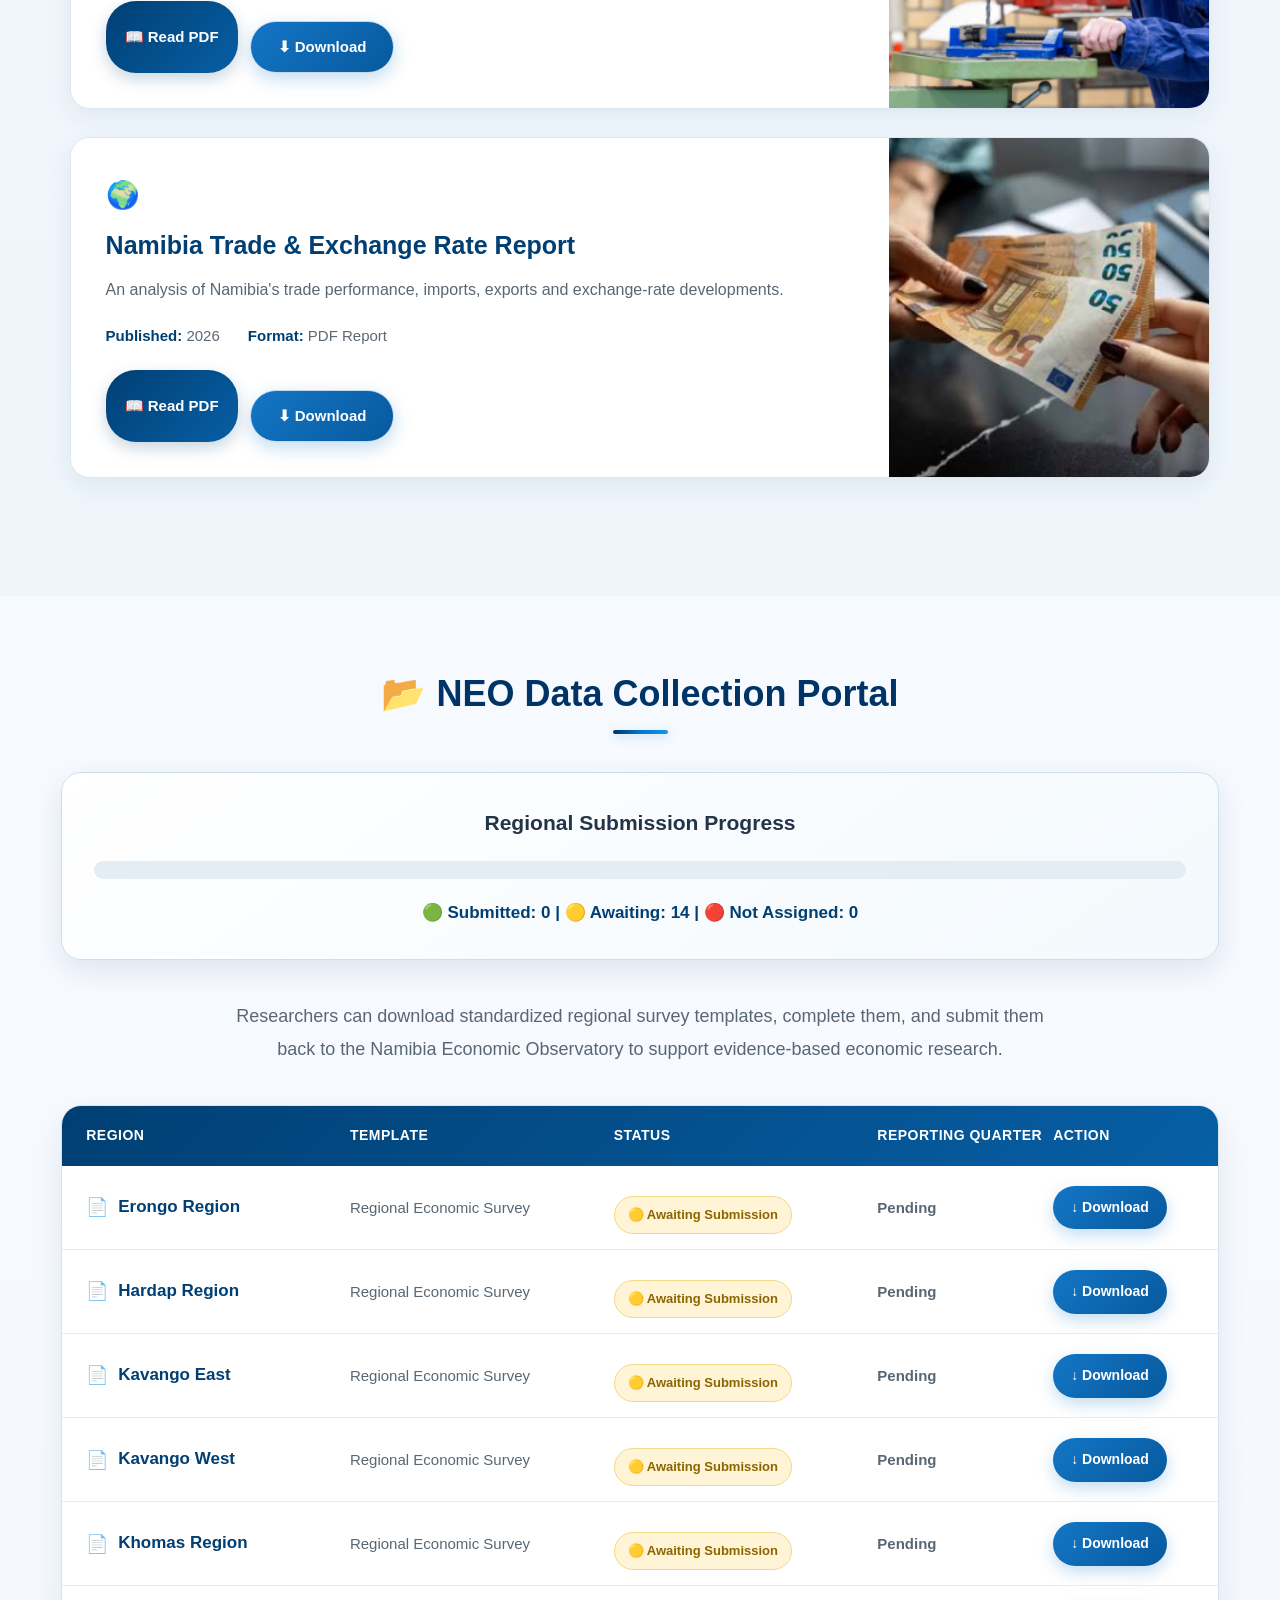
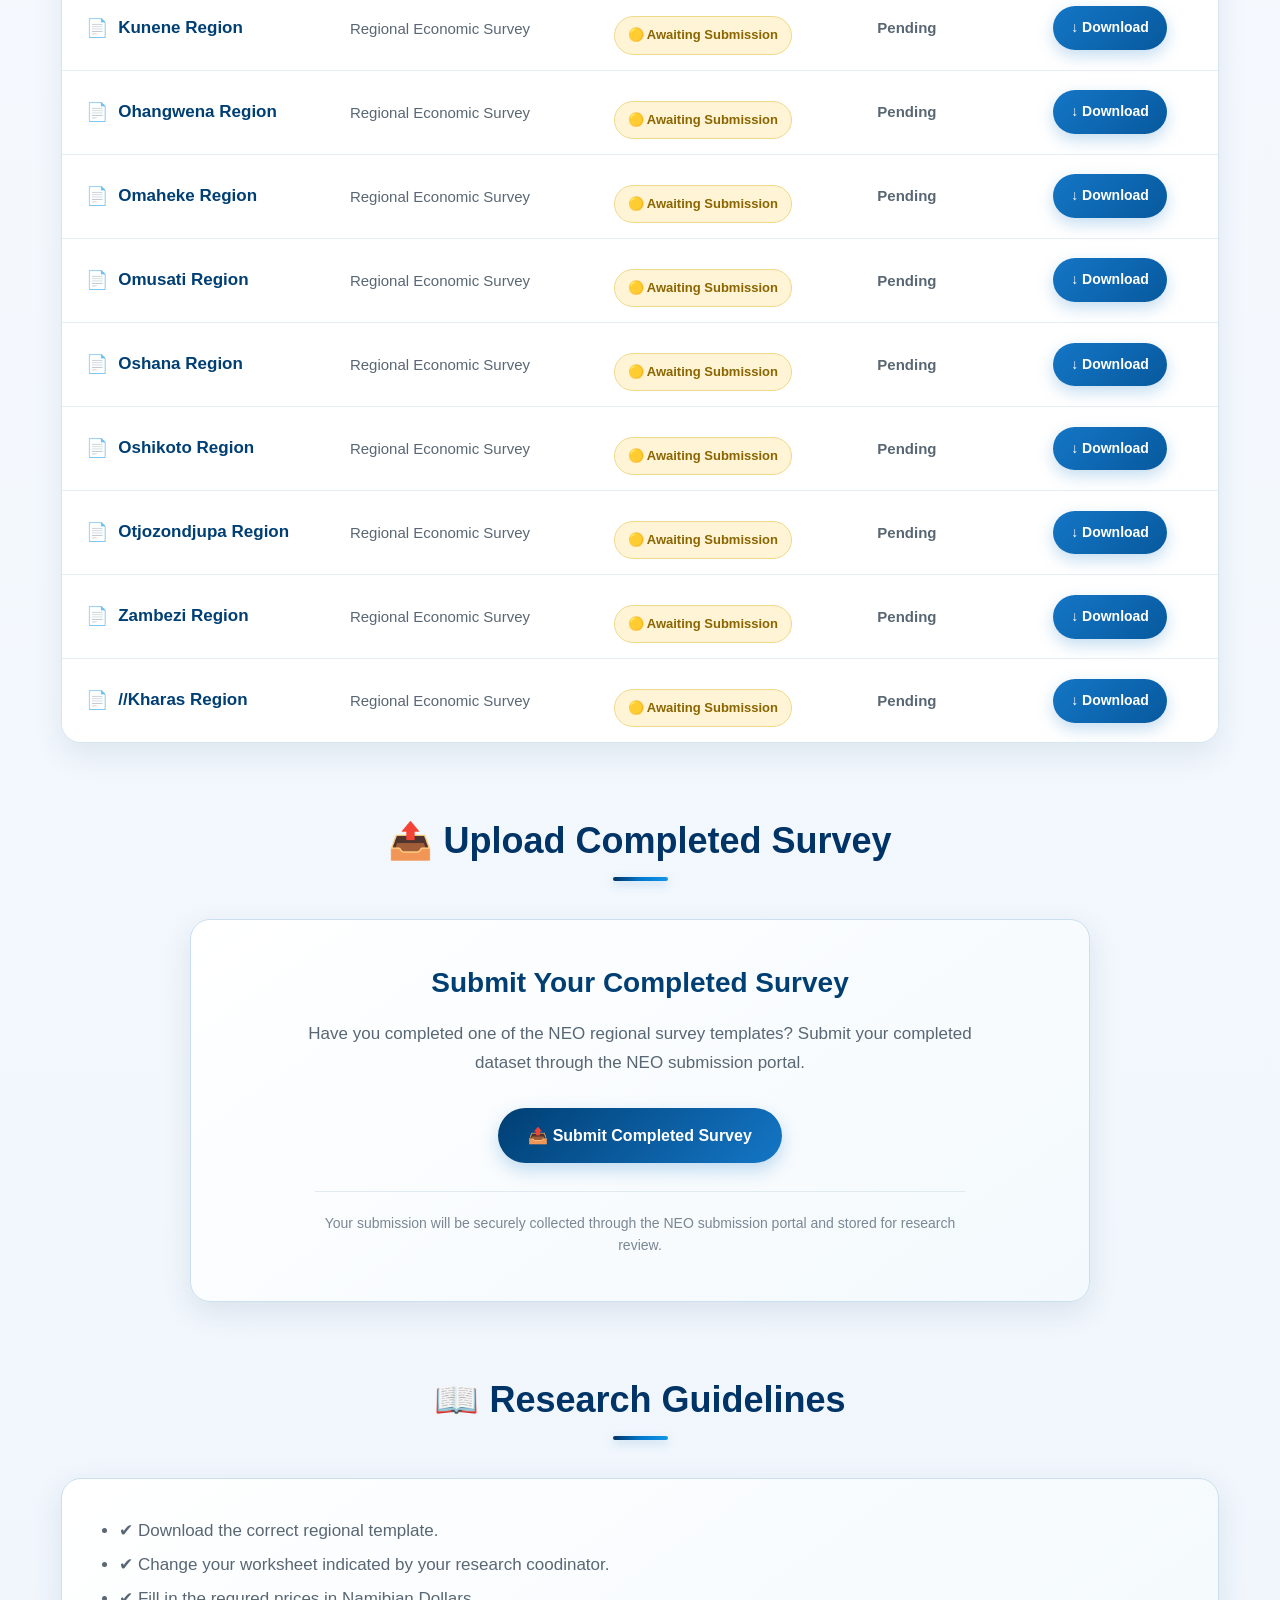
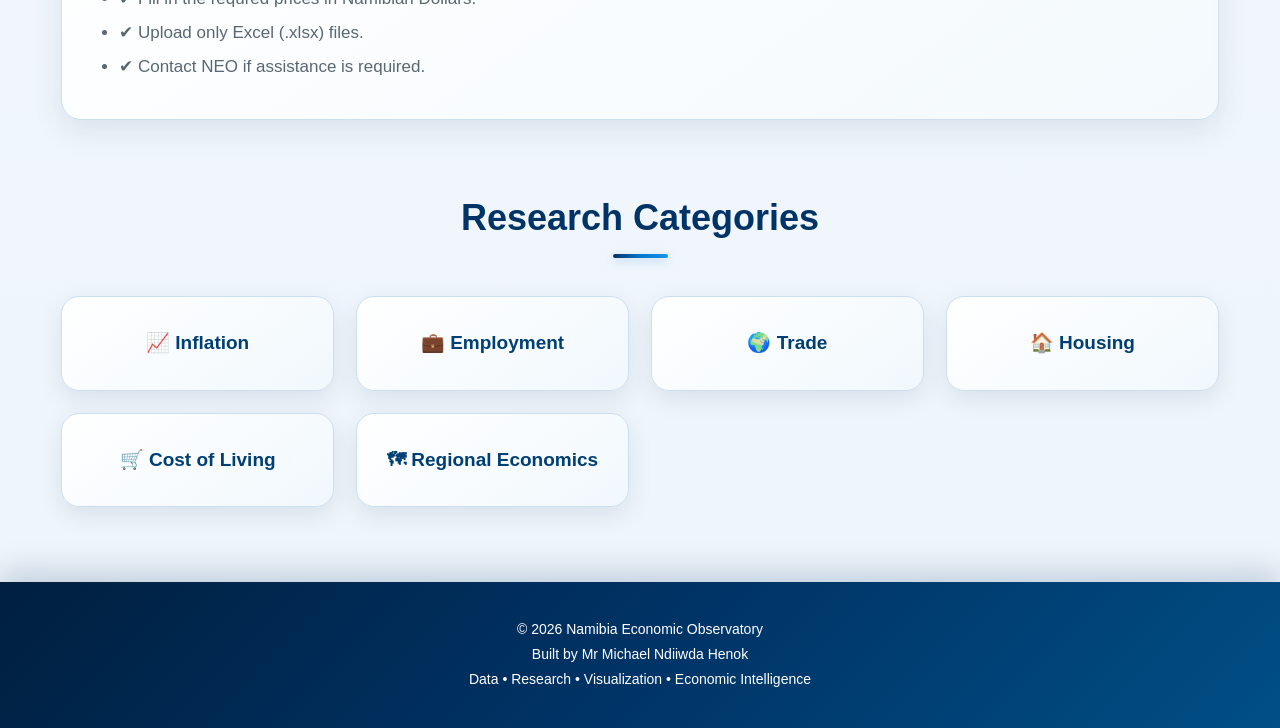
<file: research.html>
<!DOCTYPE html>
<html lang="en">

<head>

<meta charset="UTF-8">

<meta name="viewport"
content="width=device-width, initial-scale=1.0">

<title>NEO Research Hub | Namibia Economic Observatory</title>

<link rel="icon" type="image/png" href="NEO logo favicon.png">
     
<link rel="stylesheet" href="style.css">

<link rel="stylesheet" href="mobile.css">

<link rel="stylesheet"
href="https://cdnjs.cloudflare.com/ajax/libs/font-awesome/6.5.2/css/all.min.css">

</head>

<body>

<!-- HEADER -->

<header class="page-header">

<h1>📚 NEO Research Hub</h1>

<p>

Evidence-Based Economic Research for Namibia

</p>

<a href="index.html" class="back-btn">

← Back to Home

</a>

</header>

<!-- =========================================
     LATEST PUBLICATIONS
========================================= -->
<section class="publications-section" id="latest-publications">

    <div class="publications-container">

        <div class="publications-header">
            <h2>Latest Publications</h2>
            <p>
                Explore NEO's latest economic research, reports and evidence-based insights.
            </p>
        </div>


        <!-- PUBLICATION 1 -->
        <div class="publication-card">

            <div class="publication-content">

                <div class="publication-icon">📄</div>

                <h3>Namibia Inflation Outlook 2026</h3>

                <p class="publication-description">
                    An analysis of inflation trends, key price pressures and
                    the outlook for Namibia's economy in 2026.
                </p>

                <div class="publication-details">
                    <p>
                        <strong>Published:</strong> July 2026
                    </p>

                    <p>
                        <strong>Format:</strong> PDF Report
                    </p>
                </div>

                <div class="publication-buttons">

                    <a href="Namibia Inflation Outlook 2026.pdf"
                       class="publication-btn read-btn"
                       target="_blank"
                       rel="noopener noreferrer">
                        📖 Read PDF
                    </a>

                    <a href="Namibia Inflation Outlook 2026.pdf"
                       class="publication-btn download-btn"
                       download>
                        ⬇ Download
                    </a>

                </div>

            </div>


            <div class="publication-image">

                <img src="P inflation.png"
                     alt="Namibia Inflation Outlook 2026 report cover">

            </div>

        </div>



        <!-- PUBLICATION 2 -->
        <div class="publication-card">

            <div class="publication-content">

                <div class="publication-icon">🏠</div>

                <h3>Namibia Housing Affordability Index</h3>

                <p class="publication-description">
                    An assessment of housing affordability and the relationship
                    between household incomes, housing costs and living standards
                    in Namibia.
                </p>

                <div class="publication-details">

                    <p>
                        <strong>Published:</strong> 2026
                    </p>

                    <p>
                        <strong>Format:</strong> PDF Report
                    </p>

                </div>

                <div class="publication-buttons">

                    <a href="Namibia Housing Affordability Index 2026.pdf"
                       class="publication-btn read-btn"
                       target="_blank"
                       rel="noopener noreferrer">
                        📖 Read PDF
                    </a>

                    <a href="Namibia Housing Affordability Index 2026.pdf"
                       class="publication-btn download-btn"
                       download>
                        ⬇ Download
                    </a>

                </div>

            </div>


            <div class="publication-image">

                <img src="P housing.png"
                     alt="Namibia Housing Affordability Index report cover">

            </div>

        </div>



        <!-- PUBLICATION 3 -->
        <div class="publication-card">

            <div class="publication-content">

                <div class="publication-icon">👷</div>

                <h3>Namibia Labour Market Review</h3>

                <p class="publication-description">
                    A review of Namibia's labour market, including employment,
                    wages, labour force developments and key labour-market trends.
                </p>

                <div class="publication-details">

                    <p>
                        <strong>Published:</strong> 2026
                    </p>

                    <p>
                        <strong>Format:</strong> PDF Report
                    </p>

                </div>

                <div class="publication-buttons">

                    <a href="Namibia Labour Market Review (NEO).pdf"
                       class="publication-btn read-btn"
                       target="_blank"
                       rel="noopener noreferrer">
                        📖 Read PDF
                    </a>

                    <a href="Namibia Labour Market Review (NEO).pdf"
                       class="publication-btn download-btn"
                       download>
                        ⬇ Download
                    </a>

                </div>

            </div>


            <div class="publication-image">

                <img src="P labour.png"
                     alt="Namibia Labour Market Review report cover">

            </div>

        </div>



        <!-- PUBLICATION 4 -->
        <div class="publication-card">

            <div class="publication-content">

                <div class="publication-icon">🌍</div>

                <h3>Namibia Trade & Exchange Rate Report</h3>

                <p class="publication-description">
                    An analysis of Namibia's trade performance, imports,
                    exports and exchange-rate developments.
                </p>

                <div class="publication-details">

                    <p>
                        <strong>Published:</strong> 2026
                    </p>

                    <p>
                        <strong>Format:</strong> PDF Report
                    </p>

                </div>

                <div class="publication-buttons">

                    <a href="NEO Namibia Trade and Exchange Rate Review 2026.pdf"
                       class="publication-btn read-btn"
                       target="_blank"
                       rel="noopener noreferrer">
                        📖 Read PDF
                    </a>

                    <a href="NEO Namibia Trade and Exchange Rate Review 2026.pdf"
                       class="publication-btn download-btn"
                       download>
                        ⬇ Download
                    </a>

                </div>

            </div>


            <div class="publication-image">

                <img src="P exchange rate.png"
                     alt="Namibia Trade and Exchange Rate Report cover">

            </div>

        </div>

    </div>

</section>

<!-- ==========================================
     NEO DATA COLLECTION PORTAL
========================================== -->

<section class="research-section">

<h2>📂 NEO Data Collection Portal</h2>

<div class="submission-progress">

<h3>Regional Submission Progress</h3>

<div class="progress-bar">

<div class="progress-fill"></div>

</div>

<p>

🟢 Submitted: <strong>0</strong> |
🟡 Awaiting: <strong>14</strong> |
🔴 Not Assigned: <strong>0</strong>

</p>

</div>
     
<p class="portal-intro">

Researchers can download standardized regional survey templates,
complete them, and submit them back to the Namibia Economic Observatory
to support evidence-based economic research.

</p>

<!-- ==========================================
     REGIONAL TEMPLATE STATUS
========================================== -->

<div class="regional-template-list">

    <!-- TABLE HEADER -->
    <div class="regional-list-header">
        <div>Region</div>
        <div>Template</div>
        <div>Status</div>
        <div>Reporting Quarter</div>
        <div>Action</div>
    </div>


    <!-- ERONGO -->
    <div class="regional-row">

        <div class="region-name">
            <span class="region-icon">📄</span>
            Erongo Region
        </div>

        <div class="template-name">
            Regional Economic Survey
        </div>

        <div>
            <span class="status pending">
                🟡 Awaiting Submission
            </span>
        </div>

        <div class="reporting-quarter">
            Pending
        </div>

        <div>
            <a href="Cost of living in Erongo region.xlsx"
               class="regional-download">
                ↓ Download
            </a>
        </div>

    </div>


    <!-- HARDAP -->
    <div class="regional-row">

        <div class="region-name">
            <span class="region-icon">📄</span>
            Hardap Region
        </div>

        <div class="template-name">
            Regional Economic Survey
        </div>

        <div>
            <span class="status pending">
                🟡 Awaiting Submission
            </span>
        </div>

        <div class="reporting-quarter">
            Pending
        </div>

        <div>
            <a href="Cost of living in Hardap region.xlsx"
               class="regional-download">
                ↓ Download
            </a>
        </div>

    </div>


    <!-- KAVANGO EAST -->
    <div class="regional-row">

        <div class="region-name">
            <span class="region-icon">📄</span>
            Kavango East
        </div>

        <div class="template-name">
            Regional Economic Survey
        </div>

        <div>
            <span class="status pending">
                🟡 Awaiting Submission
            </span>
        </div>

        <div class="reporting-quarter">
            Pending
        </div>

        <div>
            <a href="Cost of living in Kavango East region.xlsx"
               class="regional-download">
                ↓ Download
            </a>
        </div>

    </div>


    <!-- KAVANGO WEST -->
    <div class="regional-row">

        <div class="region-name">
            <span class="region-icon">📄</span>
            Kavango West
        </div>

        <div class="template-name">
            Regional Economic Survey
        </div>

        <div>
            <span class="status pending">
                🟡 Awaiting Submission
            </span>
        </div>

        <div class="reporting-quarter">
            Pending
        </div>

        <div>
            <a href="Cost of Living in Kavango West region.xlsx"
               class="regional-download">
                ↓ Download
            </a>
        </div>

    </div>


    <!-- KHOMAS -->
    <div class="regional-row">

        <div class="region-name">
            <span class="region-icon">📄</span>
            Khomas Region
        </div>

        <div class="template-name">
            Regional Economic Survey
        </div>

        <div>
            <span class="status pending">
                🟡 Awaiting Submission
            </span>
        </div>

        <div class="reporting-quarter">
            Pending
        </div>

        <div>
            <a href="Cost of living in Khomas region.xlsx"
               class="regional-download">
                ↓ Download
            </a>
        </div>

    </div>


    <!-- KUNENE -->
    <div class="regional-row">

        <div class="region-name">
            <span class="region-icon">📄</span>
            Kunene Region
        </div>

        <div class="template-name">
            Regional Economic Survey
        </div>

        <div>
            <span class="status pending">
                🟡 Awaiting Submission
            </span>
        </div>

        <div class="reporting-quarter">
            Pending
        </div>

        <div>
            <a href="Cost of living in Kunene region.xlsx"
               class="regional-download">
                ↓ Download
            </a>
        </div>

    </div>


    <!-- OHANGWENA -->
    <div class="regional-row">

        <div class="region-name">
            <span class="region-icon">📄</span>
            Ohangwena Region
        </div>

        <div class="template-name">
            Regional Economic Survey
        </div>

        <div>
            <span class="status pending">
                🟡 Awaiting Submission
            </span>
        </div>

        <div class="reporting-quarter">
            Pending
        </div>

        <div>
            <a href="Cost of Living in Ohangwena region.xlsx"
               class="regional-download">
                ↓ Download
            </a>
        </div>

    </div>


    <!-- OMAHEKE -->
    <div class="regional-row">

        <div class="region-name">
            <span class="region-icon">📄</span>
            Omaheke Region
        </div>

        <div class="template-name">
            Regional Economic Survey
        </div>

        <div>
            <span class="status pending">
                🟡 Awaiting Submission
            </span>
        </div>

        <div class="reporting-quarter">
            Pending
        </div>

        <div>
            <a href="Cost of living in Omaheke region.xlsx"
               class="regional-download">
                ↓ Download
            </a>
        </div>

    </div>


    <!-- OMUSATI -->
    <div class="regional-row">

        <div class="region-name">
            <span class="region-icon">📄</span>
            Omusati Region
        </div>

        <div class="template-name">
            Regional Economic Survey
        </div>

        <div>
            <span class="status pending">
                🟡 Awaiting Submission
            </span>
        </div>

        <div class="reporting-quarter">
            Pending
        </div>

        <div>
            <a href="Cost of living in Omusati region.xlsx"
               class="regional-download">
                ↓ Download
            </a>
        </div>

    </div>


    <!-- OSHANA -->
    <div class="regional-row">

        <div class="region-name">
            <span class="region-icon">📄</span>
            Oshana Region
        </div>

        <div class="template-name">
            Regional Economic Survey
        </div>

        <div>
            <span class="status pending">
                🟡 Awaiting Submission
            </span>
        </div>

        <div class="reporting-quarter">
            Pending
        </div>

        <div>
            <a href="Cost of living in Oshana region.xlsx"
               class="regional-download">
                ↓ Download
            </a>
        </div>

    </div>


    <!-- OSHIKOTO -->
    <div class="regional-row">

        <div class="region-name">
            <span class="region-icon">📄</span>
            Oshikoto Region
        </div>

        <div class="template-name">
            Regional Economic Survey
        </div>

        <div>
            <span class="status pending">
                🟡 Awaiting Submission
            </span>
        </div>

        <div class="reporting-quarter">
            Pending
        </div>

        <div>
            <a href="Cost of living in Oshikoto region.xlsx"
               class="regional-download">
                ↓ Download
            </a>
        </div>

    </div>


    <!-- OTJOZONDJUPA -->
    <div class="regional-row">

        <div class="region-name">
            <span class="region-icon">📄</span>
            Otjozondjupa Region
        </div>

        <div class="template-name">
            Regional Economic Survey
        </div>

        <div>
            <span class="status pending">
                🟡 Awaiting Submission
            </span>
        </div>

        <div class="reporting-quarter">
            Pending
        </div>

        <div>
            <a href="Cost of living in Otjozondjupa region.xlsx"
               class="regional-download">
                ↓ Download
            </a>
        </div>

    </div>


    <!-- ZAMBEZI -->
    <div class="regional-row">

        <div class="region-name">
            <span class="region-icon">📄</span>
            Zambezi Region
        </div>

        <div class="template-name">
            Regional Economic Survey
        </div>

        <div>
            <span class="status pending">
                🟡 Awaiting Submission
            </span>
        </div>

        <div class="reporting-quarter">
            Pending
        </div>

        <div>
            <a href="Cost of Living in Zambezi region.xlsx"
               class="regional-download">
                ↓ Download
            </a>
        </div>

    </div>


    <!-- //KHARAS -->
    <div class="regional-row">

        <div class="region-name">
            <span class="region-icon">📄</span>
            //Kharas Region
        </div>

        <div class="template-name">
            Regional Economic Survey
        </div>

        <div>
            <span class="status pending">
                🟡 Awaiting Submission
            </span>
        </div>

        <div class="reporting-quarter">
            Pending
        </div>

        <div>
            <a href="Cost of living in Karas region.xlsx"
               class="regional-download">
                ↓ Download
            </a>
        </div>

    </div>

</div>

</section>

<section class="research-section">

    <h2>📤 Upload Completed Survey</h2>

    <div class="upload-card">

        <h3>Submit Your Completed Survey</h3>

        <p>
            Have you completed one of the NEO regional survey templates?
            Submit your completed dataset through the NEO submission portal.
        </p>

        <a href="https://forms.gle/f5429yiM2hcyfrTa7"
           target="_blank"
           rel="noopener noreferrer"
           class="upload-btn">
            📤 Submit Completed Survey
        </a>

        <p class="upload-note">
            Your submission will be securely collected through the NEO
            submission portal and stored for research review.
        </p>

    </div>

</section>
     
<section class="research-section">

<h2>📖 Research Guidelines</h2>

<div class="guideline-card">

<ul>

<li>✔ Download the correct regional template.</li>

<li>✔ Change your worksheet indicated by your research coodinator.</li>

<li>✔ Fill in the requred prices in Namibian Dollars.</li>

<li>✔ Upload only Excel (.xlsx) files.</li>

<li>✔ Contact NEO if assistance is required.</li>

</ul>

</div>

</section>    
    
<!-- CATEGORIES -->

<section class="research-section">

<h2>

Research Categories

</h2>

<div class="category-grid">

<div class="category-card">

📈 Inflation

</div>

<div class="category-card">

💼 Employment

</div>

<div class="category-card">

🌍 Trade

</div>

<div class="category-card">

🏠 Housing

</div>

<div class="category-card">

🛒 Cost of Living

</div>

<div class="category-card">

🗺 Regional Economics

</div>

</div>

</section>

<!-- FOOTER -->

<footer>

© 2026 Namibia Economic Observatory
    
<br>
    
Built by Mr Michael Ndiiwda Henok

<br>
    
Data • Research • Visualization • Economic Intelligence

</footer>

</body>

</html>
</file>
<file: style.css>
*{
    margin:0;
    padding:0;
    box-sizing:border-box;
}

body{
    font-family:Arial, sans-serif;
    background:#f4f7fb;
    color:#222;
    font-size:18px;
    line-height:1.7;
}

html{
    scroll-behavior:smooth;
}

#dashboard-section{
    scroll-margin-top:30px;
}

/* =========================================================
   HERO SECTION
========================================================= */

.hero {

    position: relative;

    min-height: 90vh;

    background:
        linear-gradient(
            rgba(0, 0, 0, 0.65),
            rgba(0, 0, 0, 0.65)
        ),
        url("HOF.png");

    background-size: cover;
    background-position: center;

    color: white;

    overflow: hidden;
}


/* Hero overlay */

.hero::after {

    content: "";

    position: absolute;

    top: 0;
    left: 0;

    width: 100%;
    height: 100%;

    backdrop-filter: blur(1px);

    z-index: 1;

    pointer-events: none;
}

/* =========================================================
   HERO NAVIGATION
========================================================= */

.navbar {

    position: relative;

    z-index: 100;

    display: grid;

    grid-template-columns: 1fr auto 1fr;

    align-items: center;

    width: 100%;

    box-sizing: border-box;

    padding: 18px 6%;

    background: rgba(255, 255, 255, 0.08);

    backdrop-filter: blur(12px);
    -webkit-backdrop-filter: blur(12px);

    border-bottom: 1px solid rgba(255, 255, 255, 0.15);
}

/* =========================================================
   RESEARCH HUB BUTTON
========================================================= */

.research-nav-btn {

    justify-self: start;

    display: inline-flex;

    align-items: center;
    justify-content: center;

    padding: 15px 34px;

    background: #087bd1;

    color: white;

    text-decoration: none;

    font-weight: 600;

    font-size: 22px;

    border-radius: 40px;

    transition:
        transform 0.3s ease,
        background 0.3s ease,
        box-shadow 0.3s ease;

    z-index: 101;

    box-shadow:
        0 8px 22px rgba(0, 119, 204, 0.30);
}


.research-nav-btn:hover {

    background: #006bb9;

    transform: translateY(-3px);

    box-shadow:
        0 12px 28px rgba(0, 119, 204, 0.42);
}

/* =========================================================
   NEO BRAND
========================================================= */

.brand {

    grid-column: 2;

    display: flex;

    align-items: center;

    justify-content: center;

    gap: 18px;

    /* IMPORTANT:
       No flex: 1
       No margin-left
       No margin-right
    */

    margin: 0;

    padding: 0;

    white-space: nowrap;
}


/* =========================================================
   NEO LOGO
========================================================= */

.brand img {

    width: 78px;

    height: 78px;

    object-fit: cover;

    border-radius: 50%;

    cursor: pointer;

    transition:
        transform 0.35s ease,
        box-shadow 0.35s ease;

    box-shadow:
        0 6px 18px rgba(0, 0, 0, 0.25);
}


.brand img:hover {

    transform: scale(1.10);

    box-shadow:
        0 10px 25px rgba(0, 0, 0, 0.35);
}

/* =========================================================
   LOGO TEXT
========================================================= */

.logo-text {

    font-size: 32px;

    font-weight: 700;

    color: white;

    letter-spacing: 0.5px;

    white-space: nowrap;

    text-align: center;
}

/* =========================================================
   ABOUT NEO BUTTON
========================================================= */

.about-nav-btn {

    justify-self: end;

    display: inline-flex;

    align-items: center;
    justify-content: center;

    color: white;

    text-decoration: none;

    font-size: 22px;

    font-weight: 600;

    padding: 12px 24px;

    border: 2px solid rgba(255, 255, 255, 0.8);

    border-radius: 35px;

    transition:
        background 0.3s ease,
        color 0.3s ease,
        transform 0.3s ease,
        box-shadow 0.3s ease;

    z-index: 101;
}


.about-nav-btn:hover {

    background: white;

    color: #0d355d;

    transform: translateY(-3px);

    box-shadow:
        0 8px 22px rgba(255, 255, 255, 0.20);
}

/* =========================================================
   HERO CONTENT
========================================================= */

.hero-content {

    position: relative;

    z-index: 2;

    display: flex;

    flex-direction: column;

    justify-content: center;

    align-items: center;

    text-align: center;

    padding-top: 65px;

    padding-bottom: 45px;
}

/* =========================================================
   HERO TAGLINE
========================================================= */

.hero-content p {

    max-width: 850px;

    font-size: 26px;

    margin-top: 20px;

    margin-bottom: 0;

    line-height: 1.5;

    animation: fadeIn 2s ease;
}

/* =========================================================
   SEARCH SECTION
========================================================= */

.search-section {

    width: 100%;

    display: flex;

    justify-content: center;

    margin-top: 35px;

    margin-bottom: 25px;
}



/* Search wrapper */

.search-wrapper {

    position: relative;

    width: 88%;

    max-width: 750px;
}



/* Search icon */

.search-icon {

    position: absolute;

    left: 20px;

    top: 50%;

    transform: translateY(-50%);

    font-size: 20px;

    z-index: 2;

    pointer-events: none;
}



/* Search input */

.search-box {

    width: 100%;

    height: 48px;

    box-sizing: border-box;

    padding: 10px 20px 10px 52px;

    border: 2px solid rgba(255, 255, 255, 0.85);

    border-radius: 50px;

    background: rgba(255, 255, 255, 0.96);

    color: #003366;

    font-size: 16px;

    outline: none;

    transition: 0.3s ease;
}



/* Search placeholder */

.search-box::placeholder {

    color: #687887;

    opacity: 1;
}



/* Search focus */

.search-box:focus {

    border-color: #1b82e4;

    box-shadow:
        0 0 18px rgba(27, 130, 228, 0.35);
}



/* =========================================================
   EXPLORE DATA BUTTON
========================================================= */

.hero-button {

    margin: 10px 0 25px;

    display: flex;

    justify-content: center;
    align-items: center;
}


.cta-button {

    display: inline-block;

    background: #0077cc;

    color: white;

    padding: 16px 34px;

    border-radius: 40px;

    text-decoration: none;

    font-weight: 600;

    transition: 0.3s;
}


.cta-button:hover {

    background: #005fa3;

    transform: translateY(-3px);
}



/* =========================================================
   SOCIAL ICONS
========================================================= */

.social-icons {

    display: flex;

    justify-content: center;

    align-items: center;

    flex-wrap: wrap;

    margin-top: 10px;

    margin-bottom: 5px;
}


.social-icons a {

    text-decoration: none;

    color: white;

    width: 55px;

    height: 55px;

    display: inline-flex;

    justify-content: center;

    align-items: center;

    border: 2px solid white;

    border-radius: 50%;

    margin: 8px;

    font-size: 24px;

    transition: 0.3s;
}


.social-icons a:hover {

    background: white;

    color: #003366;

    transform: translateY(-5px);
}



/* =========================================================
   OPPORTUNITIES BUTTON
========================================================= */

.opportunities-button {

    display: flex;

    justify-content: center;
    align-items: center;

    margin-top: 28px;

    margin-bottom: 5px;
}


.opportunities-btn {

    display: inline-flex;

    align-items: center;
    justify-content: center;

    gap: 8px;

    padding: 13px 28px;

    background: #ffffff;

    color: #003366;

    border: 2px solid rgba(255, 255, 255, 0.9);

    border-radius: 35px;

    text-decoration: none;

    font-size: 17px;

    font-weight: 700;

    box-shadow:
        0 6px 18px rgba(0, 0, 0, 0.20);

    transition: 0.3s ease;
}


.opportunities-btn:hover {

    background: #1476c6;

    color: white;

    border-color: #1476c6;

    transform: translateY(-3px);

    box-shadow:
        0 9px 22px rgba(0, 0, 0, 0.25);
}



/* =========================================================
   HERO ANIMATION
========================================================= */

@keyframes fadeIn {

    from {

        opacity: 0;

        transform: translateY(20px);

    }

    to {

        opacity: 1;

        transform: translateY(0);

    }

}

/* =========================================================
   MAIN WEBSITE CONTAINER
========================================================= */

.container {
    width: 92%;
    max-width: 1200px;

    margin: -55px auto 0;

    position: relative;
    z-index: 5;
}


/* =========================================================
   GENERAL WEBSITE CARDS
========================================================= */

.card {
    width: 100%;

    box-sizing: border-box;

    background: #ffffff;

    border: 1px solid #e3eaf2;

    border-radius: 22px;

    padding: 45px;

    margin: 45px 0;

    box-shadow:
        0 8px 28px rgba(0, 51, 102, 0.07);

    transition:
        transform 0.25s ease,
        box-shadow 0.25s ease;
}


.card:hover {
    transform: translateY(-3px);

    box-shadow:
        0 14px 35px rgba(0, 51, 102, 0.11);
}


.card h2 {
    text-align: center;

    margin: 0 0 35px;

    color: #003366;

    font-size: 34px;

    font-weight: 700;

    line-height: 1.3;
}


/* =========================================================
   FOCUS AREAS
========================================================= */

.focus-grid {

    display: grid;

    grid-template-columns:
        repeat(3, minmax(0, 1fr));

    gap: 24px;

    width: 100%;
}


/* Individual focus card */

.focus-card {

    position: relative;

    background: #f7faff;

    border: 1px solid #e1eaf3;

    border-radius: 18px;

    padding: 30px 25px;

    min-height: 190px;

    box-sizing: border-box;

    text-align: center;

    display: flex;

    flex-direction: column;

    align-items: center;

    justify-content: center;

    transition:
        transform 0.25s ease,
        box-shadow 0.25s ease,
        background 0.25s ease,
        border-color 0.25s ease;
}


/* Focus card hover */

.focus-card:hover {

    transform: translateY(-6px);

    background: #ffffff;

    border-color: #cbddec;

    box-shadow:
        0 12px 28px rgba(0, 51, 102, 0.10);
}


/* Focus icons */

.focus-card i {

    display: flex;

    align-items: center;
    justify-content: center;

    width: 62px;
    height: 62px;

    margin-bottom: 18px;

    border-radius: 50%;

    background: #e8f3fc;

    color: #0077cc;

    font-size: 27px;

    transition: 0.25s ease;
}


.focus-card:hover i {

    background: #0077cc;

    color: #ffffff;

    transform: scale(1.05);
}


/* Focus heading */

.focus-card h3 {

    margin: 0 0 12px;

    color: #003366;

    font-size: 19px;

    font-weight: 700;

    line-height: 1.35;
}


/* Focus description */

.focus-card p {

    margin: 0;

    color: #5d6873;

    font-size: 15px;

    line-height: 1.65;

    max-width: 290px;
}


/* =========================================================
   NEWS SECTION
========================================================= */

.news-grid {

    display: grid;

    grid-template-columns:
        repeat(3, minmax(0, 1fr));

    gap: 28px;

    width: 100%;
}


/* Individual news card */

.news-card {

    display: flex;

    flex-direction: column;

    background: #ffffff;

    border: 1px solid #e1e8ef;

    border-radius: 18px;

    overflow: hidden;

    box-shadow:
        0 7px 22px rgba(0, 51, 102, 0.07);

    transition:
        transform 0.25s ease,
        box-shadow 0.25s ease;
}


/* News hover */

.news-card:hover {

    transform: translateY(-6px);

    box-shadow:
        0 14px 32px rgba(0, 51, 102, 0.12);
}


/* News image */

.news-card img {

    display: block;

    width: 100%;

    height: 205px;

    object-fit: cover;

    transition:
        transform 0.35s ease;
}


/* Subtle image zoom */

.news-card:hover img {

    transform: scale(1.035);
}


/* News content */

.news-content {

    display: flex;

    flex-direction: column;

    flex: 1;

    padding: 24px 23px 25px;
}


/* News title */

.news-content h3 {

    margin: 0 0 12px;

    color: #003366;

    font-size: 20px;

    font-weight: 700;

    line-height: 1.35;
}


/* News description */

.news-content p {

    margin: 0 0 22px;

    color: #5d6873;

    font-size: 15px;

    line-height: 1.65;

    flex: 1;
}


/* =========================================================
   NEWS BUTTON
========================================================= */

.news-btn {

    align-self: flex-start;

    background: #0077cc;

    color: #ffffff;

    border: none;

    padding: 10px 19px;

    border-radius: 25px;

    cursor: pointer;

    font-size: 14px;

    font-weight: 600;

    transition:
        background 0.25s ease,
        transform 0.25s ease,
        box-shadow 0.25s ease;
}


.news-btn:hover {

    background: #005fa3;

    transform: translateY(-2px);

    box-shadow:
        0 6px 15px rgba(0, 119, 204, 0.20);
}


/* =========================================================
   NEO MODERN DASHBOARD STYLE
   ========================================================= */


/* =========================================================
   SECTION BACKGROUND
========================================================= */

.section-grey {

    background: #f5f8fc;

}


/* =========================================================
   ECONOMIC TICKER
========================================================= */

.ticker {

    background: linear-gradient(
        135deg,
        #002b55,
        #003f78
    );

    color: #ffffff;

    overflow: hidden;

    white-space: nowrap;

    padding: 13px 0;

    font-weight: 600;

    position: relative;

    box-shadow:
        0 5px 18px rgba(0, 63, 120, 0.18);

}


.ticker-content {

    display: inline-block;

    padding-left: 100%;

    animation: ticker 25s linear infinite;

}


@keyframes ticker {

    0% {
        transform: translateX(0);
    }

    100% {
        transform: translateX(-100%);
    }

}


/* =========================================================
   FOOTER
========================================================= */

footer {

    background: linear-gradient(
        135deg,
        #002b55,
        #003f78
    );

    color: #ffffff;

    text-align: center;

    padding: 30px 20px;

    margin-top: 60px;

    line-height: 1.8;

    font-size: 15px;

    box-shadow:
        0 -8px 25px rgba(0, 51, 102, 0.10);

}


/* =========================================================
   NEO DASHBOARD HEADER — MODERN DESIGN
========================================================= */

.dashboard-header {

    display: flex;
    justify-content: space-between;
    align-items: center;

    margin-bottom: 35px;
    padding: 25px 30px;

    flex-wrap: wrap;
    gap: 20px;

}

/* Dashboard title box */

.dashboard-header h1,
.dashboard-header h2 {

    display: inline-block;

    margin: 0 auto;

    padding: 18px 35px;

    color: #ffffff;

    background: linear-gradient(
        135deg,
        #064477,
        #0879c9,
        #064477
    );

    font-size: clamp(1.5rem, 3vw, 2.3rem);

    font-weight: 800;

    letter-spacing: 0.4px;

    text-align: center;

    border-radius: 14px;

    border: 1px solid rgba(255,255,255,0.2);

    box-shadow:
        0 8px 22px rgba(0, 78, 140, 0.22),
        inset 0 1px 0 rgba(255,255,255,0.15);

    transition:
        background 0.3s ease,
        box-shadow 0.3s ease,
        transform 0.3s ease;

}

/* Subtle hover effect */

.dashboard-header h1:hover,
.dashboard-header h2:hover {

    transform: translateY(-3px);

    box-shadow:
        0 12px 28px rgba(0, 78, 140, 0.3),
        inset 0 1px 0 rgba(255,255,255,0.2);

}

/* Dashboard title entrance animation */

.dashboard-header h1.dashboard-title-animate,
.dashboard-header h2.dashboard-title-animate {

    animation: dashboardTitleEntrance 0.65s ease both;

}

@keyframes dashboardTitleEntrance {

    0% {
        opacity: 0;
        transform: translateY(12px) scale(0.97);
    }

    65% {
        opacity: 1;
        transform: translateY(-3px) scale(1.01);
    }

    100% {
        opacity: 1;
        transform: translateY(0) scale(1);
    }

}

/* Mobile responsiveness */

@media screen and (max-width: 768px) {

    .dashboard-header {

        justify-content: center;
        text-align: center;
        padding: 15px 10px;
        gap: 15px;

    }

    .dashboard-header h1,
    .dashboard-header h2 {

        width: 100%;
        padding: 15px 12px;
        font-size: 1.45rem;
        box-sizing: border-box;

    }

}

/* Respect reduced-motion preferences */

@media (prefers-reduced-motion: reduce) {

    .dashboard-header h1,
    .dashboard-header h2 {

        animation: none !important;
        transition: none !important;

    }

}

/* =========================================================
   DASHBOARD DESCRIPTION
========================================================= */

.dashboard-description {

    max-width: 850px;

    margin: 0 auto 40px;

    text-align: center;

    color: #5f6b76;

    font-size: 17px;

    line-height: 1.8;

}


/* =========================================================
   KPI GRID
========================================================= */

.kpi-grid {

    display: grid;

    grid-template-columns:
        repeat(auto-fit, minmax(220px, 1fr));

    gap: 22px;

    margin-bottom: 40px;

}


/* =========================================================
   KPI CARD
========================================================= */

.kpi-card {

    background: #ffffff;

    border-radius: 20px;

    padding: 30px 25px;

    text-align: center;

    border: 1px solid #e3edf6;

    box-shadow:
        0 10px 30px rgba(0, 51, 102, 0.07);

    transition:
        transform 0.3s ease,
        box-shadow 0.3s ease,
        border-color 0.3s ease;

    position: relative;

    overflow: hidden;

}


/* Small blue accent at top */

.kpi-card::before {

    content: "";

    position: absolute;

    top: 0;

    left: 0;

    width: 100%;

    height: 4px;

    background: linear-gradient(
        90deg,
        #0077cc,
        #1496e8
    );

}


/* Hover */

.kpi-card:hover {

    transform: translateY(-7px);

    border-color: #c9e2f5;

    box-shadow:
        0 18px 40px rgba(0, 119, 204, 0.16);

}


/* KPI label */

.kpi-card h3 {

    color: #5c6873;

    margin: 5px 0 12px;

    font-size: 16px;

    font-weight: 600;

}


/* KPI value */

.kpi-card h1 {

    color: #0077cc;

    font-size: 42px;

    line-height: 1.1;

    margin: 8px 0;

    font-weight: 750;

}


/* =========================================================
   CHART CONTAINER
========================================================= */

.chart-container {

    position: relative;

    width: 100%;

    height: 420px;

    background: #ffffff;

    padding: 30px;

    box-sizing: border-box;

    border-radius: 22px;

    margin-top: 35px;

    border: 1px solid #e1eaf2;

    box-shadow:
        0 10px 30px rgba(0, 51, 102, 0.07);

    overflow: hidden;

    transition:
        transform 0.3s ease,
        box-shadow 0.3s ease;

}


/* Chart hover */

.chart-container:hover {

    transform: translateY(-4px);

    box-shadow:
        0 16px 38px rgba(0, 119, 204, 0.12);

}


/* Canvas */

.chart-container canvas {

    display: block;

    width: 100% !important;

    height: 100% !important;

}


/* =========================================================
   NAVIGATION BUTTONS
========================================================= */

.nav-btn {

    background: linear-gradient(
        135deg,
        #0077cc,
        #0055aa
    );

    color: #ffffff;

    border: none;

    padding: 12px 26px;

    border-radius: 30px;

    font-size: 15px;

    font-weight: 700;

    cursor: pointer;

    text-decoration: none;

    box-shadow:
        0 7px 18px rgba(0, 119, 204, 0.25);

    transition:
        transform 0.25s ease,
        box-shadow 0.25s ease,
        background 0.25s ease;

}


/* Hover */

.nav-btn:hover {

    background: linear-gradient(
        135deg,
        #0088df,
        #0063bd
    );

    transform: translateY(-3px);

    box-shadow:
        0 12px 26px rgba(0, 119, 204, 0.35);

}


/* Active */

.nav-btn:active {

    transform: translateY(-1px);

}


/* =========================================================
   RESEARCH NAVIGATION BUTTON
========================================================= */

.research-nav-btn {

    display: inline-flex;

    align-items: center;

    justify-content: center;

    padding: 12px 26px;

    background: linear-gradient(
        135deg,
        #0077cc,
        #0055aa
    );

    color: #ffffff;

    border-radius: 30px;

    text-decoration: none;

    font-weight: 700;

    box-shadow:
        0 7px 18px rgba(0, 119, 204, 0.24);

    transition:
        transform 0.25s ease,
        box-shadow 0.25s ease,
        background 0.25s ease;

}


.research-nav-btn:hover {

    background: linear-gradient(
        135deg,
        #0088df,
        #0063bd
    );

    color: #ffffff;

    transform: translateY(-3px);

    box-shadow:
        0 12px 26px rgba(0, 119, 204, 0.35);

}


/* =========================================================
   COST TABLE
========================================================= */

.cost-table {

    width: 100%;

    border-collapse: separate;

    border-spacing: 0;

    overflow: hidden;

    border-radius: 18px;

    background: #ffffff;

    border: 1px solid #dce6ef;

    box-shadow:
        0 10px 28px rgba(0, 51, 102, 0.07);

}


/* Table cells */

.cost-table th,
.cost-table td {

    padding: 16px;

    border-bottom: 1px solid #e8edf2;

    text-align: left;

}


/* Table heading */

.cost-table th {

    background: linear-gradient(
        135deg,
        #003366,
        #004d85
    );

    color: #ffffff;

    padding: 17px;

    font-size: 15px;

    font-weight: 700;

}


/* Remove final border */

.cost-table tr:last-child td {

    border-bottom: none;

}


/* Table hover */

.cost-table tbody tr {

    transition:
        background 0.2s ease;

}


.cost-table tbody tr:hover {

    background: #f2f8fd;

}


/* =========================================================
   GALLERY SECTION
========================================================= */

.gallery-section {

    margin-top: 55px;

    padding-top: 35px;

    border-top: 1px solid #dce6ef;

}


/* Gallery title */

.gallery-section h2 {

    text-align: center;

    color: #003366;

    font-size: 32px;

    font-weight: 700;

    margin-bottom: 12px;

}


/* Gallery description */

.gallery-section p {

    max-width: 750px;

    margin: 0 auto 30px;

    text-align: center;

    color: #65717c;

    line-height: 1.7;

}


/* =========================================================
   MODERN SECTION CARDS
   Use these around dashboard components where applicable
========================================================= */

.dashboard-card {

    background: #ffffff;

    border-radius: 22px;

    padding: 30px;

    border: 1px solid #e1eaf2;

    box-shadow:
        0 10px 30px rgba(0, 51, 102, 0.07);

    transition:
        transform 0.3s ease,
        box-shadow 0.3s ease;

}


.dashboard-card:hover {

    transform: translateY(-5px);

    box-shadow:
        0 17px 38px rgba(0, 119, 204, 0.13);

}


/* =========================================================
   ABOUT PAGE
========================================================= */


/* =========================================================
   PAGE HEADER
========================================================= */

.page-header {
    background: #0d355d;
    color: white;
    text-align: center;
    padding: 60px 20px;
}

.page-header h1 {
    margin: 0 0 15px;
    font-size: 42px;
    font-weight: 700;
}

.page-header p {
    margin: 0 auto 25px;
    font-size: 19px;
    opacity: .9;
}


/* =========================================================
   BACK BUTTON
========================================================= */

.back-btn {
    display: inline-flex;
    align-items: center;
    justify-content: center;

    padding: 12px 28px;

    background: #1476c6;
    color: white;

    text-decoration: none;

    border-radius: 30px;

    font-weight: 600;

    transition: .3s ease;
}

.back-btn:hover {
    background: #0b5ea8;
    transform: translateY(-2px);
}


/* =========================================================
   ABOUT MAIN SECTION
========================================================= */

#about-section {

    width: 100%;

    padding: 65px 20px 35px;

    background: #f5f8fc;

    box-sizing: border-box;
}


/* =========================================================
   ABOUT MAIN CARD
========================================================= */

.about-main-card {

    width: 92%;
    max-width: 1200px;

    margin: 0 auto;

    padding: 40px;

    background: #ffffff;

    border: 1px solid #dce5ee;

    border-radius: 22px;

    box-shadow:
        0 10px 30px rgba(0, 51, 102, .08);

    box-sizing: border-box;
}


/* =========================================================
   NEO STATISTICS
========================================================= */

.neo-stats {

    display: grid;

    grid-template-columns:
        repeat(4, minmax(0, 1fr));

    gap: 20px;

    margin-bottom: 50px;
}


.neo-stat {

    padding: 25px 20px;

    background: #f5f8fc;

    border: 1px solid #e1e9f1;

    border-radius: 16px;

    text-align: center;

    transition:
        transform .25s ease,
        box-shadow .25s ease;
}


.neo-stat:hover {

    transform: translateY(-4px);

    box-shadow:
        0 10px 25px rgba(0, 51, 102, .10);
}


.neo-stat-icon {

    display: block;

    margin-bottom: 8px;

    font-size: 25px;
}


.neo-stat h3 {

    margin: 0 0 5px;

    color: #1476c6;

    font-size: 38px;

    font-weight: 700;
}


.neo-stat p {

    margin: 0;

    color: #5d6873;

    font-size: 15px;

    font-weight: 600;
}


/* =========================================================
   ABOUT + FOUNDER LAYOUT
========================================================= */

.about-founder-layout {

    display: grid;

    grid-template-columns:
        minmax(0, 1.5fr)
        minmax(320px, .8fr);

    gap: 45px;

    align-items: stretch;
}


/* =========================================================
   ABOUT TEXT
========================================================= */

.about-text {

    padding: 10px 5px;
}


.section-label {

    display: inline-block;

    margin-bottom: 10px;

    color: #1476c6;

    font-size: 13px;

    font-weight: 700;

    letter-spacing: 1.4px;
}


.about-text h2 {

    margin: 0 0 18px;

    color: #003366;

    font-size: 34px;

    line-height: 1.25;
}


.about-text > p {

    margin: 0;

    color: #4f5b66;

    font-size: 17px;

    line-height: 1.8;
}


.about-subsection {

    margin-top: 30px;

    padding-top: 25px;

    border-top: 1px solid #e3eaf1;
}


.about-subsection h3 {

    margin: 0 0 9px;

    color: #003366;

    font-size: 21px;
}


.about-subsection p {

    margin: 0;

    color: #5d6873;

    font-size: 16px;

    line-height: 1.7;
}


/* =========================================================
   FOUNDER CARD
========================================================= */

.founder-card {

    display: flex;

    flex-direction: column;

    justify-content: center;

    padding: 30px;

    background: #f5f8fc;

    border: 1px solid #dce5ee;

    border-radius: 20px;

    box-sizing: border-box;
}


.founder-photo {

    width: 100%;

    display: flex;

    justify-content: center;

    margin-bottom: 22px;
}


.founder-photo img {

    width: 220px;

    height: 220px;

    object-fit: cover;

    border-radius: 50%;

    border: 5px solid #1476c6;

    box-shadow:
        0 10px 25px rgba(0, 0, 0, .12);
}


.founder-details {

    text-align: center;
}


.founder-label {

    display: block;

    margin-bottom: 7px;

    color: #1476c6;

    font-size: 13px;

    font-weight: 700;

    letter-spacing: 1.5px;
}


.founder-details h2 {

    margin: 0 0 8px;

    color: #003366;

    font-size: 25px;
}


.founder-role {

    margin: 0 0 18px;

    color: #1476c6;

    font-size: 15px;

    font-weight: 600;
}


.founder-description {

    margin: 0;

    color: #59636d;

    font-size: 15px;

    line-height: 1.7;
}


.founder-list {

    padding: 0;

    margin: 22px 0 0;

    list-style: none;

    text-align: left;
}


.founder-list li {

    padding: 7px 0;

    color: #59636d;

    font-size: 14px;

    border-bottom: 1px solid #e1e8ef;
}


.founder-list li:last-child {

    border-bottom: none;
}

.founder-list a {
    color: inherit;
    text-decoration: none;
}

.founder-list a:hover {
    color: #1476c6;
    text-decoration: underline;
}

/* =========================================================
   NEO GALLERY SECTION
========================================================= */

.neo-gallery-section {

    width: 100%;

    padding: 35px 20px 40px;

    background: #f5f8fc;

    box-sizing: border-box;
}


/* =========================================================
   GALLERY CARD
========================================================= */

.gallery-card {

    width: 92%;

    max-width: 1200px;

    margin: 0 auto;

    padding: 40px;

    background: #ffffff;

    border: 1px solid #dce5ee;

    border-radius: 22px;

    box-shadow:
        0 10px 30px rgba(0, 51, 102, .08);

    box-sizing: border-box;

    text-align: center;
}


/* =========================================================
   GALLERY HEADER
========================================================= */

.gallery-header {

    max-width: 750px;

    margin: 0 auto 30px;
}


.gallery-header h2 {

    margin: 0 0 12px;

    color: #003366;

    font-size: 32px;
}


.gallery-header p {

    margin: 0;

    color: #5d6873;

    font-size: 16px;

    line-height: 1.7;
}


/* =========================================================
   GALLERY CONTAINER
========================================================= */

.gallery-container {

    display: grid;

    grid-template-columns: 60px minmax(0, 1fr) 60px;

    gap: 20px;

    align-items: center;

    max-width: 1000px;

    margin: 0 auto;
}


/* =========================================================
   GALLERY VIEWER
========================================================= */

.gallery-viewer {
    width: 100%;
    overflow: hidden;
    position: relative;
}

.gallery-viewer img {
    display: block;
    width: 100%;
    height: 400px;
    object-fit: contain;
    object-position: center;
}

/* =========================================================
   GALLERY BUTTONS
========================================================= */

.gallery-btn {

    width: 52px;

    height: 52px;

    border: none;

    border-radius: 50%;

    background: #1476c6;

    color: white;

    font-size: 21px;

    cursor: pointer;

    box-shadow:
        0 7px 18px rgba(20, 118, 198, .22);

    transition:
        transform .25s ease,
        background .25s ease;
}


.gallery-btn:hover {

    background: #0b5ea8;

    transform: scale(1.06);
}


/* =========================================================
   GALLERY DESCRIPTION
========================================================= */

.gallery-description {

    max-width: 750px;

    margin: 25px auto 0;

    padding: 20px;

    background: #f5f8fc;

    border-radius: 15px;
}


.gallery-description h3 {

    margin: 0 0 7px;

    color: #003366;

    font-size: 20px;
}


.gallery-description p {

    margin: 0;

    color: #5d6873;

    font-size: 15px;

    line-height: 1.6;
}


.gallery-counter {

    margin: 18px 0 0;

    color: #1476c6;

    font-size: 14px;

    font-weight: 700;
}


/* =========================================================
   MANAGEMENT SECTION
========================================================= */

#management-section {

    width: 100%;

    padding: 40px 20px 70px;

    background: #f5f8fc;

    box-sizing: border-box;
}


#boardManagement,
#executiveManagement {

    width: 100%;
}


/* =========================================================
   MANAGEMENT CARD
========================================================= */

.management-card {

    width: 92%;

    max-width: 1200px;

    margin: 0 auto;

    padding: 40px;

    background: #ffffff;

    border: 1px solid #dce5ee;

    border-radius: 22px;

    box-shadow:
        0 10px 30px rgba(0, 51, 102, .08);

    box-sizing: border-box;
}


/* =========================================================
   MANAGEMENT HEADER
========================================================= */

.management-header {

    display: grid;

    grid-template-columns:
        1fr auto;

    gap: 30px;

    align-items: center;

    margin-bottom: 35px;
}


.management-header h2 {

    margin: 0 0 10px;

    color: #003366;

    font-size: 32px;
}


.management-header p {

    max-width: 700px;

    margin: 0;

    color: #5d6873;

    font-size: 16px;

    line-height: 1.6;
}


/* =========================================================
   MANAGEMENT NAVIGATION
========================================================= */

.management-nav-btn {

    display: inline-flex;

    align-items: center;

    justify-content: center;

    gap: 8px;

    min-width: 130px;

    padding: 12px 20px;

    border: none;

    border-radius: 30px;

    background: #1476c6;

    color: white;

    font-size: 15px;

    font-weight: 600;

    cursor: pointer;

    transition: .25s ease;
}


.management-nav-btn:hover {

    background: #0b5ea8;

    transform: translateY(-2px);
}


/* =========================================================
   MANAGEMENT GRID
========================================================= */

.management-grid {

    width: 100%;

    display: grid;

    grid-template-columns:
        repeat(3, minmax(0, 1fr));

    gap: 25px;
}


/* =========================================================
   MEMBER CARD
========================================================= */

.management-member {

    overflow: hidden;

    background: #ffffff;

    border: 1px solid #dce5ee;

    border-radius: 18px;

    box-shadow:
        0 8px 22px rgba(0, 51, 102, .08);

    transition:
        transform .25s ease,
        box-shadow .25s ease;
}


.management-member:hover {

    transform: translateY(-5px);

    box-shadow:
        0 13px 30px rgba(0, 51, 102, .13);
}


/* =========================================================
   MEMBER PHOTO
========================================================= */

.member-photo {

    width: 100%;

    height: 260px;

    display: flex;

    align-items: center;

    justify-content: center;

    overflow: hidden;

    background: #e9eff5;

    color: #657383;

    font-size: 17px;
}


.member-photo img {

    width: 100%;

    height: 100%;

    display: block;

    object-fit: cover;

    object-position: center;

    transition: transform .3s ease;
}


.management-member:hover
.member-photo img {

    transform: scale(1.03);
}


/* =========================================================
   MEMBER INFORMATION
========================================================= */

.member-info {

    padding: 22px 20px 24px;

    text-align: center;

    background: #f8fafc;
}


.member-info h3 {

    margin: 0 0 7px;

    color: #003366;

    font-size: 20px;
}


.member-info p {

    margin: 0;

    color: #657383;

    font-size: 15px;

    font-weight: 500;
}


/* =========================================================
   FOOTER
========================================================= */

footer {

    padding: 35px 20px;

    background: #0d355d;

    color: white;

    text-align: center;

    line-height: 1.8;

    font-size: 14px;
}

/* =========================================================
   NEO RESEARCH HUB — MODERN STYLE
========================================================= */


/* =========================================================
   PAGE HEADER
========================================================= */

.page-header {
    background:
        linear-gradient(
            135deg,
            #062b52,
            #0d4f85,
            #1476c6
        );

    color: #ffffff;

    text-align: center;

    padding: 75px 20px 70px;

    position: relative;

    overflow: hidden;
}


/* Subtle decorative glow */

.page-header::after {
    content: "";

    position: absolute;

    width: 280px;
    height: 280px;

    right: -100px;
    top: -120px;

    background: rgba(255,255,255,.08);

    border-radius: 50%;
}


.page-header h1 {

    position: relative;
    z-index: 2;

    font-size: 44px;

    font-weight: 750;

    margin: 0 0 15px;

    line-height: 1.2;
}


.page-header p {

    position: relative;
    z-index: 2;

    max-width: 760px;

    margin: 0 auto 28px;

    font-size: 18px;

    line-height: 1.7;

    color: rgba(255,255,255,.92);
}


.back-btn {

    position: relative;
    z-index: 2;

    display: inline-flex;

    align-items: center;
    justify-content: center;

    padding: 12px 28px;

    background: rgba(255,255,255,.12);

    border: 1px solid rgba(255,255,255,.35);

    color: #ffffff;

    text-decoration: none;

    border-radius: 30px;

    font-weight: 600;

    box-shadow:
        0 6px 18px rgba(0,0,0,.15);

    transition:
        .25s ease;
}


.back-btn:hover {

    background: #ffffff;

    color: #0d4f85;

    transform: translateY(-3px);

    box-shadow:
        0 8px 22px rgba(0,0,0,.22);
}


/* =========================================================
   RESEARCH SECTION
========================================================= */

.research-section {

    width: 92%;

    max-width: 1200px;

    margin: 75px auto;

    padding: 0 10px;
}


/* =========================================================
   MAIN SECTION TITLES
========================================================= */

.research-section > h2 {

    text-align: center;

    color: #003f73;

    font-size: 36px;

    font-weight: 750;

    margin: 0 0 38px;

    line-height: 1.25;

    position: relative;
}


/* Small blue underline */

.research-section > h2::after {

    content: "";

    display: block;

    width: 55px;
    height: 4px;

    margin: 14px auto 0;

    background: #1476c6;

    border-radius: 20px;
}

/* =========================================================
   REGIONAL TEMPLATE STATUS LIST
========================================================= */

.regional-template-list {

    width: 100%;

    margin: 35px auto 50px;

    background: #ffffff;

    border: 1px solid #d8e5f1;

    border-radius: 20px;

    overflow: hidden;

    box-shadow:
        0 12px 30px rgba(0, 51, 102, 0.09);
}


/* =========================================================
   LIST HEADER
========================================================= */

.regional-list-header {

    display: grid;

    grid-template-columns:
        1.5fr
        1.5fr
        1.5fr
        1fr
        .8fr;

    align-items: center;

    padding: 18px 24px;

    background:
        linear-gradient(
            135deg,
            #003f73,
            #075fa5
        );

    color: #ffffff;

    font-size: 14px;

    font-weight: 700;

    text-transform: uppercase;

    letter-spacing: .5px;
}


/* =========================================================
   REGIONAL ROW
========================================================= */

.regional-row {

    display: grid;

    grid-template-columns:
        1.5fr
        1.5fr
        1.5fr
        1fr
        .8fr;

    align-items: center;

    min-height: 78px;

    padding: 15px 24px;

    border-bottom: 1px solid #e5edf4;

    background: #ffffff;

    transition:
        background .25s ease,
        box-shadow .25s ease,
        transform .25s ease;
}


/* Remove border from final row */

.regional-row:last-child {

    border-bottom: none;
}


/* Hover */

.regional-row:hover {

    background: #f4f9fe;

    box-shadow:
        inset 4px 0 0 #1476c6;
}


/* =========================================================
   REGION NAME
========================================================= */

.region-name {

    display: flex;

    align-items: center;

    gap: 10px;

    color: #003f73;

    font-size: 17px;

    font-weight: 700;
}


.region-icon {

    font-size: 18px;
}


/* =========================================================
   TEMPLATE NAME
========================================================= */

.template-name {

    color: #596774;

    font-size: 15px;

    line-height: 1.4;
}


/* =========================================================
   REPORTING QUARTER
========================================================= */

.reporting-quarter {

    color: #596774;

    font-size: 15px;

    font-weight: 600;
}


/* =========================================================
   STATUS
========================================================= */

.regional-row .status {

    display: inline-flex;

    align-items: center;

    justify-content: center;

    width: fit-content;

    padding: 7px 13px;

    border-radius: 30px;

    font-size: 13px;

    font-weight: 700;

    white-space: nowrap;
}


/* Awaiting */

.regional-row .status.pending {

    background: #fff4d6;

    color: #8a6500;

    border: 1px solid #f1d98a;
}


/* =========================================================
   DOWNLOAD BUTTON
========================================================= */

.regional-download {

    display: inline-flex;

    align-items: center;

    justify-content: center;

    padding: 10px 18px;

    background:
        linear-gradient(
            135deg,
            #1476c6,
            #07599d
        );

    color: #ffffff;

    text-decoration: none;

    border-radius: 25px;

    font-size: 14px;

    font-weight: 700;

    white-space: nowrap;

    box-shadow:
        0 6px 16px rgba(20, 118, 198, .25);

    transition:
        transform .25s ease,
        box-shadow .25s ease,
        background .25s ease;
}


.regional-download:hover {

    background:
        linear-gradient(
            135deg,
            #0d67b0,
            #064b88
        );

    color: #ffffff;

    transform: translateY(-2px);

    box-shadow:
        0 9px 22px rgba(20, 118, 198, .38);
}

/* =========================================================
   CATEGORY GRID
========================================================= */

.category-grid {

    display: grid;

    grid-template-columns:
        repeat(auto-fit, minmax(220px, 1fr));

    gap: 22px;

    margin-top: 20px;
}


.category-card {

    background: #ffffff;

    padding: 30px 25px;

    text-align: center;

    border-radius: 18px;

    border: 1px solid #e1eaf2;

    color: #003f73;

    font-size: 19px;

    font-weight: 650;

    box-shadow:
        0 7px 22px rgba(0,51,102,.07);

    transition:
        transform .3s ease,
        box-shadow .3s ease,
        background .3s ease,
        color .3s ease;
}


.category-card:hover {

    background:
        linear-gradient(
            135deg,
            #0d5fa5,
            #1476c6
        );

    color: #ffffff;

    transform: translateY(-6px);

    box-shadow:
        0 12px 28px rgba(20,118,198,.25);
}


/* =========================================================
   LATEST PUBLICATIONS
========================================================= */

.publications-section {

    width: 100%;

    padding: 75px 20px 90px;

    background:
        linear-gradient(
            180deg,
            #f5f8fc,
            #eef5fb
        );
}


/* Container */

.publications-container {

    width: 92%;

    max-width: 1200px;

    margin: 0 auto;
}


/* =========================================================
   PUBLICATIONS HEADER
========================================================= */

.publications-header {

    text-align: center;

    margin-bottom: 45px;
}


.publications-header h2 {

    margin: 0 0 12px;

    color: #003f73;

    font-size: 36px;

    font-weight: 750;
}


.publications-header h2::after {

    content: "";

    display: block;

    width: 55px;
    height: 4px;

    margin: 14px auto 0;

    background: #1476c6;

    border-radius: 20px;
}


.publications-header p {

    margin: 20px auto 0;

    max-width: 760px;

    color: #5d6975;

    font-size: 17px;

    line-height: 1.7;
}


/* =========================================================
   PUBLICATION CARD
========================================================= */

.publication-card {

    width: 100%;

    min-height: 300px;

    display: grid;

    grid-template-columns:
        minmax(0, 1fr) 320px;

    background: #ffffff;

    border: 1px solid #dce7f1;

    border-radius: 20px;

    overflow: hidden;

    margin-bottom: 28px;

    box-shadow:
        0 8px 26px rgba(0,51,102,.07);

    transition:
        transform .3s ease,
        box-shadow .3s ease;
}


.publication-card:hover {

    transform: translateY(-5px);

    box-shadow:
        0 16px 38px rgba(0,83,145,.14);
}


/* =========================================================
   PUBLICATION CONTENT
========================================================= */

.publication-content {

    padding: 35px;

    display: flex;

    flex-direction: column;

    justify-content: center;

    background: #ffffff;
}


.publication-icon {

    font-size: 27px;

    margin-bottom: 10px;
}


.publication-content h3 {

    margin: 0 0 13px;

    color: #003f73;

    font-size: 25px;

    line-height: 1.35;

    font-weight: 700;
}


.publication-description {

    margin: 0 0 20px;

    max-width: 700px;

    color: #596774;

    font-size: 16px;

    line-height: 1.7;
}


/* =========================================================
   PUBLICATION DETAILS
========================================================= */

.publication-details {

    display: flex;

    flex-wrap: wrap;

    gap: 15px 28px;

    margin-bottom: 22px;
}


.publication-details p {

    margin: 0;

    color: #5d6873;

    font-size: 15px;
}


.publication-details strong {

    color: #003f73;
}


/* =========================================================
   PUBLICATION BUTTONS
========================================================= */

.publication-buttons {

    display: flex;

    flex-wrap: wrap;

    gap: 12px;
}


.publication-btn {

    display: inline-flex;

    align-items: center;

    justify-content: center;

    min-width: 125px;

    padding: 11px 19px;

    border-radius: 30px;

    text-decoration: none;

    font-size: 15px;

    font-weight: 650;

    transition:
        transform .25s ease,
        box-shadow .25s ease,
        background .25s ease;
}


.read-btn {

    background:
        linear-gradient(
            135deg,
            #003f73,
            #075fa5
        );

    color: #ffffff;

    box-shadow:
        0 6px 16px rgba(0,63,115,.22);
}


.read-btn:hover {

    color: #ffffff;

    transform: translateY(-2px);

    box-shadow:
        0 9px 22px rgba(0,63,115,.32);
}


.download-btn {

    background: #edf5fc;

    color: #003f73;

    border: 1px solid #c5d9ea;

    box-shadow:
        0 5px 14px rgba(20,118,198,.08);
}


.download-btn:hover {

    background: #1476c6;

    color: #ffffff;

    transform: translateY(-2px);

    box-shadow:
        0 8px 20px rgba(20,118,198,.25);
}


/* =========================================================
   PUBLICATION IMAGE
========================================================= */

.publication-image {

    width: 100%;

    min-height: 300px;

    background: #e8f0f7;

    display: flex;

    align-items: center;

    justify-content: center;

    overflow: hidden;
}


.publication-image img {

    width: 100%;

    height: 100%;

    display: block;

    object-fit: cover;

    transition:
        transform .35s ease;
}


.publication-card:hover
.publication-image img {

    transform: scale(1.04);
}


.publication-image:empty::before {

    content: "Publication Image";

    color: #7a8794;

    font-size: 16px;
}


/* =========================================================
   DATA COLLECTION PORTAL
========================================================= */

.portal-intro {

    max-width: 850px;

    margin: 0 auto 40px;

    text-align: center;

    font-size: 18px;

    line-height: 1.8;

    color: #596774;
}


.portal-grid {

    display: grid;

    grid-template-columns:
        repeat(auto-fit, minmax(260px, 1fr));

    gap: 24px;
}


.portal-card {

    background: #ffffff;

    padding: 32px 28px;

    border-radius: 20px;

    border: 1px solid #e0e9f1;

    box-shadow:
        0 8px 24px rgba(0,51,102,.07);

    transition:
        transform .3s ease,
        box-shadow .3s ease;
}


.portal-card:hover {

    transform: translateY(-5px);

    box-shadow:
        0 14px 32px rgba(0,83,145,.13);
}


/* =========================================================
   DOWNLOAD BUTTON
========================================================= */

.download-btn {

    display: inline-flex;

    align-items: center;

    justify-content: center;

    margin-top: 20px;

    padding: 12px 27px;

    background:
        linear-gradient(
            135deg,
            #1476c6,
            #07599d
        );

    color: #ffffff;

    border-radius: 30px;

    text-decoration: none;

    font-weight: 650;

    box-shadow:
        0 6px 17px rgba(20,118,198,.25);

    transition:
        transform .25s ease,
        box-shadow .25s ease;
}


.download-btn:hover {

    color: #ffffff;

    transform: translateY(-2px);

    box-shadow:
        0 9px 22px rgba(20,118,198,.35);
}


/* =========================================================
   STATUS LABELS
========================================================= */

.status {

    display: inline-block;

    margin-top: 15px;

    padding: 8px 15px;

    border-radius: 20px;

    font-size: 14px;

    font-weight: 650;
}


.pending {

    background: #fff3cd;

    color: #856404;
}


.received {

    background: #d4edda;

    color: #155724;
}


.missing {

    background: #f8d7da;

    color: #721c24;
}


/* =========================================================
   UPLOAD COMPLETED SURVEY
========================================================= */

.upload-card {

    width: 100%;

    max-width: 900px;

    margin: 0 auto;

    padding: 45px 50px;

    background: #ffffff;

    border: 1px solid #dce7f1;

    border-radius: 20px;

    box-shadow:
        0 9px 28px rgba(0,51,102,.08);

    text-align: center;

    transition:
        transform .3s ease,
        box-shadow .3s ease;
}


.upload-card:hover {

    transform: translateY(-4px);

    box-shadow:
        0 15px 36px rgba(20,118,198,.14);
}


.upload-card h3 {

    margin: 0 0 18px;

    color: #003f73;

    font-size: 28px;

    font-weight: 700;

    line-height: 1.3;
}


.upload-card > p:first-of-type {

    max-width: 700px;

    margin: 0 auto 30px;

    color: #596774;

    font-size: 17px;

    line-height: 1.7;
}


.upload-btn {

    display: inline-flex;

    align-items: center;

    justify-content: center;

    padding: 14px 30px;

    background:
        linear-gradient(
            135deg,
            #003f73,
            #1476c6
        );

    color: #ffffff;

    text-decoration: none;

    border-radius: 30px;

    font-size: 16px;

    font-weight: 700;

    box-shadow:
        0 7px 18px rgba(20,118,198,.25);

    transition:
        transform .25s ease,
        box-shadow .25s ease;
}


.upload-btn:hover {

    color: #ffffff;

    transform: translateY(-2px);

    box-shadow:
        0 10px 24px rgba(20,118,198,.35);
}


.upload-note {

    max-width: 650px;

    margin: 28px auto 0;

    padding-top: 20px;

    border-top: 1px solid #e2eaf1;

    color: #7a8794;

    font-size: 14px;

    line-height: 1.6;
}


/* =========================================================
   GUIDELINE CARD
========================================================= */

.guideline-card {

    background: #ffffff;

    padding: 35px;

    border: 1px solid #e0e9f1;

    border-radius: 20px;

    box-shadow:
        0 8px 25px rgba(0,51,102,.07);
}


.guideline-card ul {

    line-height: 2;

    font-size: 17px;

    padding-left: 22px;

    color: #596774;
}


/* =========================================================
   SUBMISSION PROGRESS
========================================================= */

.submission-progress {

    background: #ffffff;

    padding: 32px;

    border: 1px solid #dfe8f0;

    border-radius: 20px;

    box-shadow:
        0 8px 24px rgba(0,51,102,.07);

    margin-bottom: 40px;

    text-align: center;
}


.progress-bar {

    width: 100%;

    height: 18px;

    background: #e5edf4;

    border-radius: 30px;

    overflow: hidden;

    margin: 20px 0;
}


.progress-fill {

    height: 100%;

    width: 0%;

    background:
        linear-gradient(
            90deg,
            #1476c6,
            #28a745
        );

    transition: .6s;
}


.submission-progress p {

    font-size: 17px;

    font-weight: 650;

    color: #003f73;
}

/* ==========================================
   NEO INTERACTIVE NAMIBIA REGIONAL MAP
========================================== */

.neo-regional-map-section {
    padding: 60px 5%;
    background: #f4f7fb;
    color: #17324d;
}

.neo-map-heading {
    max-width: 850px;
    margin: 0 auto 35px;
    text-align: center;
}

.neo-map-heading h2 {
    margin-bottom: 12px;
    color: #123d70;
    font-size: clamp(1.7rem, 3vw, 2.4rem);
}

.neo-map-heading p {
    color: #5b6d80;
    line-height: 1.7;
}

.neo-map-layout {
    display: grid;
    grid-template-columns: minmax(0, 1.5fr) minmax(280px, 0.8fr);
    gap: 25px;
    align-items: stretch;
    max-width: 1400px;
    margin: 0 auto;
}

.neo-map-card,
.neo-region-panel {
    min-width: 0;
    background: #ffffff;
    border: 1px solid #dce6f0;
    border-radius: 18px;
    box-shadow: 0 8px 24px rgba(18, 61, 112, 0.08);
}

.neo-map-card {
    padding: 22px;
}

.neo-map-toolbar {
    display: flex;
    align-items: center;
    justify-content: space-between;
    gap: 12px;
    flex-wrap: wrap;
    margin-bottom: 15px;
}

.neo-map-toolbar h3 {
    margin: 0;
    color: #123d70;
    font-size: 1.15rem;
}

.neo-map-hint {
    color: #65778a;
    font-size: 0.85rem;
}

.neo-map-canvas {
    width: 100%;
    min-width: 0;
    min-height: 300px;
    display: flex;
    align-items: center;
    justify-content: center;
}

.neo-map-canvas svg {
    display: block;
    width: 100%;
    height: auto;
    max-height: 720px;
    overflow: visible;
}

/* Region shapes */

.neo-map-canvas #features path {
    cursor: pointer;
    fill: #86a993;
    stroke: #ffffff;
    stroke-width: 1.5;
    stroke-linejoin: round;
    vector-effect: non-scaling-stroke;
    transition:
        fill 0.2s ease,
        opacity 0.2s ease;
}

.neo-map-canvas #features path:hover {
    fill: #3478b9;
}

.neo-map-canvas #features path:focus {
    outline: none;
    fill: #3478b9;
}

.neo-map-canvas #features path.is-selected {
    fill: #145da0;
    stroke: #0d3761;
    stroke-width: 2.5;
}

/* Map status message */

.neo-map-status {
    margin: 15px 0 0;
    padding-top: 12px;
    border-top: 1px solid #e6edf4;
    color: #627489;
    font-size: 0.9rem;
    line-height: 1.6;
}

.map-loading-message {
    color: #627489;
    text-align: center;
}

/* Regional information panel */

.neo-region-panel {
    padding: 28px;
}

.neo-region-label {
    display: inline-block;
    margin-bottom: 12px;
    color: #2472b8;
    font-size: 0.76rem;
    font-weight: 800;
    letter-spacing: 1.2px;
}

.neo-region-panel h3 {
    margin: 0 0 12px;
    color: #123d70;
    font-size: 1.8rem;
    overflow-wrap: anywhere;
}

.neo-region-instruction {
    margin-bottom: 25px;
    color: #65778a;
    line-height: 1.65;
}

.neo-region-stat {
    display: flex;
    flex-direction: column;
    gap: 7px;
    padding: 16px 0;
    border-bottom: 1px solid #e6edf4;
}

.neo-region-stat span {
    color: #687b8f;
    font-size: 0.88rem;
}

.neo-region-stat strong {
    color: #173d63;
    font-size: 1.05rem;
    overflow-wrap: anywhere;
}

.neo-data-note {
    margin-top: 22px;
    padding: 16px;
    border-left: 4px solid #2472b8;
    border-radius: 8px;
    background: #edf5fc;
}

.neo-data-note strong {
    color: #123d70;
}

.neo-data-note p {
    margin: 8px 0 0;
    color: #50677d;
    font-size: 0.9rem;
    line-height: 1.6;
}

/* Responsive layout */

@media (max-width: 900px) {
    .neo-map-layout {
        grid-template-columns: minmax(0, 1fr);
    }

    .neo-region-panel {
        padding: 24px;
    }
}

@media (max-width: 600px) {
    .neo-regional-map-section {
        padding: 40px 15px;
    }

    .neo-map-card {
        padding: 12px;
    }

    .neo-map-canvas {
        min-height: 200px;
    }

    .neo-map-toolbar {
        align-items: flex-start;
        flex-direction: column;
    }

    .neo-region-panel {
        padding: 20px;
    }
}

/* ==========================================
   NEO GALLERY - SEPARATE CARD
========================================== */

.gallery-section {

    width: 90%;
    max-width: 1200px;

    margin: 50px auto;

    padding: 45px 50px 50px;

    background: #ffffff;

    border-radius: 22px;

    box-shadow:
        0 10px 30px rgba(0,0,0,.08);

    text-align: center;

}


/* ==========================================
   GALLERY TITLE
========================================== */

.gallery-section h2 {

    color: #0d3b73;

    font-size: 36px;

    margin-bottom: 12px;

}


.gallery-section > p {

    color: #666;

    font-size: 18px;

    margin-bottom: 30px;

}


/* ==========================================
   GALLERY CONTAINER
========================================== */

.gallery-container {

    display: flex;

    align-items: center;

    justify-content: center;

    gap: 25px;

    width: 100%;

}


/* ==========================================
   GALLERY VIEWER
========================================== */

.gallery-viewer {

    width: 100%;

    max-width: 750px;

    height: 430px;

    display: flex;

    align-items: center;

    justify-content: center;

    background: #f4f7fb;

    border-radius: 18px;

    overflow: hidden;

    box-shadow:
        0 8px 25px rgba(0,0,0,.08);

}


/* ==========================================
   GALLERY IMAGE
========================================== */

.gallery-viewer img {

    width: 100%;

    height: 100%;

    object-fit: cover;

    display: block;

    transition: opacity .3s ease;

}


/* ==========================================
   GALLERY NAVIGATION BUTTONS
========================================== */

.gallery-btn {

    width: 55px;

    height: 55px;

    min-width: 55px;

    border: none;

    border-radius: 50%;

    background: #1476c6;

    color: white;

    font-size: 25px;

    font-weight: bold;

    cursor: pointer;

    display: flex;

    align-items: center;

    justify-content: center;

    transition: .3s ease;

}


.gallery-btn:hover {

    background: #0b5ea8;

    transform: scale(1.08);

    box-shadow:
        0 8px 20px rgba(20,118,198,.30);

}


/* ==========================================
   GALLERY COUNTER
========================================== */

.gallery-counter {

    margin-top: 18px;

    color: #666;

    font-size: 15px;

    font-weight: 600;

}

.research-actions {
    display: flex;
    justify-content: center;
    gap: 15px;
    flex-wrap: wrap;
    margin-top: 20px;
}

.research-actions .research-btn {
    display: inline-block;
    padding: 12px 24px;
    background: #1476c6;
    color: white;
    text-decoration: none;
    border-radius: 30px;
    font-weight: bold;
    transition: 0.3s ease;
}

.research-actions .research-btn:hover {
    background: #0b5ea8;
    transform: translateY(-2px);
}

.research-actions .download-btn {
    background: #003366;
}

.research-actions .download-btn:hover {
    background: #002244;
}

/* ==========================================
   MANAGEMENT MEMBER PHOTO & INFO FIX
========================================== */

/* Keep each management card clean */
#management-section .management-member {
    background: #ffffff;
    border-radius: 18px;
    overflow: hidden;
    box-shadow: 0 8px 25px rgba(0, 0, 0, 0.10);
    transition: 0.3s ease;
}

#management-section .management-member:hover {
    transform: translateY(-5px);
    box-shadow: 0 14px 30px rgba(0, 0, 0, 0.15);
}


/* ==========================================
   PHOTO FRAME
========================================== */

#management-section .member-photo {
    width: 100%;
    height: 300px;

    background: #e8eef4;

    display: flex;
    align-items: center;
    justify-content: center;

    overflow: hidden;
}


/* ==========================================
   MEMBER IMAGE
========================================== */

#management-section .member-photo img {
    width: 100%;
    height: 100%;

    object-fit: contain;
    object-position: center;

    display: block;
}


/* ==========================================
   MEMBER INFORMATION
========================================== */

#management-section .member-info {
    background: #f8fbff;

    padding: 22px 20px 25px;

    text-align: center;

    border-top: 1px solid #e2e8f0;
}


/* MEMBER NAME */

#management-section .member-info h3 {
    margin: 0 0 8px;

    font-size: 22px;
    font-weight: 700;

    color: #003366;
}


/* MEMBER POSITION */

#management-section .member-info p {
    margin: 0;

    font-size: 17px;
    font-weight: 500;

    color: #59636d;
}

/* =========================================================
   NEO OPPORTUNITIES HUB
========================================================= */


/* =========================================================
   PAGE HEADER
========================================================= */

.opportunities-page-header {

    width: 100%;

    background:
        linear-gradient(
            135deg,
            #003366,
            #0d355d
        );

    color: white;

    text-align: center;

    padding: 70px 20px 75px;

}


.opportunities-header-content {

    max-width: 900px;

    margin: 0 auto;

}


.opportunities-header-icon {

    display: block;

    font-size: 45px;

    margin-bottom: 15px;

}


.opportunities-page-header h1 {

    margin: 0 0 15px;

    font-size: 44px;

    line-height: 1.2;

}


.opportunities-page-header p {

    max-width: 750px;

    margin: 0 auto 30px;

    font-size: 19px;

    line-height: 1.7;

    color: rgba(255,255,255,.92);

}


.opportunities-back-btn {

    display: inline-block;

    padding: 12px 28px;

    background: #1476c6;

    color: white;

    text-decoration: none;

    border-radius: 30px;

    font-weight: 700;

    transition: .3s;

}


.opportunities-back-btn:hover {

    background: #0b5ea8;

    transform: translateY(-2px);

}



/* =========================================================
   COMMON CONTAINER
========================================================= */

.opportunities-container {

    width: 92%;

    max-width: 1200px;

    margin: 0 auto;

}



/* =========================================================
   INTRODUCTION
========================================================= */

.opportunities-intro-section {

    background: #f5f8fc;

    padding: 65px 20px 25px;

}


.opportunities-intro-card {

    max-width: 900px;

    margin: 0 auto;

    padding: 40px 45px;

    background: white;

    border: 1px solid #dce5ee;

    border-radius: 20px;

    text-align: center;

    box-shadow:
        0 8px 25px rgba(0,51,102,.07);

}


.opportunities-intro-card h2 {

    margin: 0 0 18px;

    color: #003366;

    font-size: 30px;

}


.opportunities-intro-card p {

    max-width: 780px;

    margin: 0 auto 12px;

    color: #596774;

    font-size: 17px;

    line-height: 1.75;

}



/* =========================================================
   SECTION HEADINGS
========================================================= */

.opportunities-section-heading {

    text-align: center;

    margin-bottom: 35px;

}


.opportunities-section-heading h2 {

    margin: 0 0 12px;

    color: #003366;

    font-size: 34px;

}


.opportunities-section-heading p {

    max-width: 720px;

    margin: 0 auto;

    color: #64717d;

    font-size: 16px;

    line-height: 1.6;

}



/* =========================================================
   CATEGORY SECTION
========================================================= */

.opportunity-categories-section {

    background: #f5f8fc;

    padding: 45px 20px 75px;

}


.opportunity-category-grid {

    display: grid;

    grid-template-columns:
        repeat(4, 1fr);

    gap: 22px;

}


.opportunity-category-card {

    border: 1px solid #dce5ee;

    background: white;

    border-radius: 18px;

    padding: 30px 22px;

    min-height: 230px;

    text-align: center;

    cursor: pointer;

    box-shadow:
        0 7px 22px rgba(0,51,102,.06);

    transition:
        transform .25s ease,
        box-shadow .25s ease,
        background .25s ease;

}


.opportunity-category-card:hover {

    transform: translateY(-5px);

    box-shadow:
        0 13px 30px rgba(0,51,102,.12);

    background: #f8fbff;

}


.category-icon {

    display: block;

    font-size: 38px;

    margin-bottom: 15px;

}


.opportunity-category-card h3 {

    margin: 0 0 12px;

    color: #003366;

    font-size: 20px;

}


.opportunity-category-card p {

    margin: 0;

    color: #66727e;

    font-size: 14px;

    line-height: 1.6;

}



/* =========================================================
   FILTER SECTION
========================================================= */

.opportunity-filters-section {

    padding: 75px 20px;

    background: white;

}


.opportunity-filter-card {

    max-width: 1100px;

    margin: 0 auto;

    padding: 35px 40px;

    background: #f5f8fc;

    border: 1px solid #dce5ee;

    border-radius: 20px;

    box-shadow:
        0 8px 25px rgba(0,51,102,.06);

}



/* =========================================================
   SEARCH
========================================================= */

.opportunity-search {

    margin-bottom: 28px;

}


.opportunity-search label,
.filter-group label {

    display: block;

    margin-bottom: 8px;

    color: #003366;

    font-size: 14px;

    font-weight: 700;

}


.opportunity-search-wrapper {

    position: relative;

}


.opportunity-search-wrapper i {

    position: absolute;

    left: 18px;

    top: 50%;

    transform: translateY(-50%);

    color: #64717d;

}


.opportunity-search input {

    width: 100%;

    height: 48px;

    box-sizing: border-box;

    padding: 10px 18px 10px 48px;

    border: 1px solid #cbd8e4;

    border-radius: 10px;

    background: white;

    color: #003366;

    font-size: 15px;

    outline: none;

    transition: .25s;

}


.opportunity-search input:focus {

    border-color: #1476c6;

    box-shadow:
        0 0 0 3px rgba(20,118,198,.12);

}



/* =========================================================
   FILTER GRID
========================================================= */

.opportunity-filter-grid {

    display: grid;

    grid-template-columns:
        repeat(4, 1fr);

    gap: 18px;

}


.filter-group select {

    width: 100%;

    height: 46px;

    padding: 8px 12px;

    border: 1px solid #cbd8e4;

    border-radius: 9px;

    background: white;

    color: #344454;

    font-size: 14px;

    outline: none;

    cursor: pointer;

}


.filter-group select:focus {

    border-color: #1476c6;

}



/* =========================================================
   RESET BUTTON
========================================================= */

.reset-filter-btn {

    display: block;

    margin: 25px auto 0;

    padding: 10px 22px;

    background: transparent;

    border: 1px solid #1476c6;

    border-radius: 25px;

    color: #1476c6;

    font-size: 14px;

    font-weight: 700;

    cursor: pointer;

    transition: .25s;

}


.reset-filter-btn:hover {

    background: #1476c6;

    color: white;

}



/* =========================================================
   LATEST OPPORTUNITIES
========================================================= */

.latest-opportunities-section {

    background: #f5f8fc;

    padding: 70px 20px 85px;

}


.opportunities-list {

    display: grid;

    grid-template-columns:
        repeat(2, 1fr);

    gap: 25px;

}



/* =========================================================
   OPPORTUNITY CARD
========================================================= */

.opportunity-card {

    background: white;

    border: 1px solid #dce5ee;

    border-radius: 18px;

    overflow: hidden;

    box-shadow:
        0 8px 25px rgba(0,51,102,.07);

    transition:
        transform .25s ease,
        box-shadow .25s ease;

}


.opportunity-card:hover {

    transform: translateY(-4px);

    box-shadow:
        0 14px 32px rgba(0,51,102,.12);

}


.opportunity-card-content {

    padding: 30px;

}



/* =========================================================
   CARD TOP
========================================================= */

.opportunity-card-top {

    display: flex;

    align-items: center;

    justify-content: space-between;

    gap: 15px;

    margin-bottom: 18px;

}


.opportunity-type {

    display: inline-flex;

    align-items: center;

    padding: 7px 12px;

    border-radius: 20px;

    font-size: 12px;

    font-weight: 800;

    letter-spacing: .3px;

}


.job-type {

    background: #e7f1fb;

    color: #005fa3;

}


.internship-type {

    background: #eef1ff;

    color: #4656a8;

}


.research-type {

    background: #e9f6f1;

    color: #17745c;

}


.scholarship-type {

    background: #fff4df;

    color: #9b6500;

}


.training-type {

    background: #edf5e7;

    color: #4c741f;

}


.event-type {

    background: #f0eafa;

    color: #6841a5;

}


.call-type {

    background: #fcebea;

    color: #a43d37;

}



/* =========================================================
   STATUS
========================================================= */

.opportunity-status {

    padding: 6px 11px;

    border-radius: 20px;

    font-size: 12px;

    font-weight: 700;

}


.open-status {

    background: #e7f6ec;

    color: #20743d;

}


.closing-status {

    background: #fff1d9;

    color: #9a6200;

}


.closed-status {

    background: #f3e5e5;

    color: #8a3333;

}



/* =========================================================
   CARD TITLE
========================================================= */

.opportunity-card h3 {

    margin: 0 0 9px;

    color: #003366;

    font-size: 23px;

    line-height: 1.35;

}


.opportunity-organisation {

    margin: 0 0 20px;

    color: #65717d;

    font-size: 15px;

    font-weight: 600;

}



/* =========================================================
   META INFORMATION
========================================================= */

.opportunity-meta {

    display: flex;

    flex-direction: column;

    gap: 8px;

    margin-bottom: 20px;

}


.opportunity-meta span {

    color: #5f6b76;

    font-size: 14px;

}



/* =========================================================
   TAGS
========================================================= */

.opportunity-tags {

    display: flex;

    flex-wrap: wrap;

    gap: 8px;

    margin-bottom: 25px;

}


.opportunity-tags span {

    padding: 6px 10px;

    background: #f1f5f8;

    border-radius: 15px;

    color: #53616e;

    font-size: 12px;

    font-weight: 600;

}



/* =========================================================
   VIEW BUTTON
========================================================= */

.view-opportunity-btn {

    display: inline-flex;

    align-items: center;

    justify-content: center;

    padding: 11px 20px;

    background: #003366;

    color: white;

    text-decoration: none;

    border-radius: 8px;

    font-size: 14px;

    font-weight: 700;

    transition: .25s;

}


.view-opportunity-btn:hover {

    background: #1476c6;

    transform: translateY(-2px);

}



/* =========================================================
   NO RESULTS
========================================================= */

.no-opportunities {

    display: none;

    max-width: 600px;

    margin: 30px auto 0;

    padding: 45px 25px;

    background: white;

    border: 1px solid #dce5ee;

    border-radius: 18px;

    text-align: center;

}


.no-opportunities span {

    display: block;

    font-size: 40px;

    margin-bottom: 10px;

}


.no-opportunities h3 {

    margin: 0 0 8px;

    color: #003366;

}


.no-opportunities p {

    margin: 0;

    color: #6b7782;

}



/* =========================================================
   SUBMISSION SECTION
========================================================= */

.opportunity-submit-section {

    padding: 75px 20px;

    background: white;

}


.opportunity-submit-card {

    max-width: 850px;

    margin: 0 auto;

    padding: 45px;

    text-align: center;

    background: #f5f8fc;

    border: 1px solid #dce5ee;

    border-radius: 20px;

}


.submit-icon {

    display: block;

    font-size: 40px;

    margin-bottom: 15px;

}


.opportunity-submit-card h2 {

    margin: 0 0 15px;

    color: #003366;

    font-size: 30px;

}


.opportunity-submit-card p {

    max-width: 680px;

    margin: 0 auto 25px;

    color: #5f6b76;

    font-size: 16px;

    line-height: 1.7;

}


.submit-opportunity-btn {

    display: inline-block;

    padding: 13px 27px;

    background: #1476c6;

    color: white;

    text-decoration: none;

    border-radius: 30px;

    font-size: 15px;

    font-weight: 700;

    transition: .25s;

}


.submit-opportunity-btn:hover {

    background: #0b5ea8;

    transform: translateY(-2px);

}



/* =========================================================
   DISCLAIMER
========================================================= */

.opportunity-disclaimer {

    padding: 25px 20px 40px;

    background: white;

    text-align: center;

}


.opportunity-disclaimer p {

    max-width: 850px;

    margin: 0 auto;

    color: #7a8794;

    font-size: 13px;

    line-height: 1.6;

}

/* =========================================================
   NEO BRAND COLOUR ENHANCEMENT
   ================================================
   Colour-only enhancement.
   DO NOT CHANGE HTML STRUCTURE.
========================================================= */

:root {

    --neo-navy: #002b55;
    --neo-dark-blue: #003f78;
    --neo-blue: #0077cc;
    --neo-bright-blue: #1496e8;
    --neo-light-blue: #eaf4fc;
    --neo-pale-blue: #f3f8fd;
    --neo-border-blue: #cbdff0;

    --neo-blue-shadow:
        rgba(0, 83, 150, 0.14);

    --neo-strong-shadow:
        rgba(0, 119, 204, 0.22);
}


/* =========================================================
   WEBSITE BACKGROUND
========================================================= */

body {

    background:
        linear-gradient(
            180deg,
            #eef5fb 0%,
            #f7faff 45%,
            #eef5fb 100%
        );

    color: #243447;
}


/* =========================================================
   MAIN CARDS
========================================================= */

.card {

    background:
        linear-gradient(
            145deg,
            #ffffff 0%,
            #f8fbff 100%
        );

    border: 1px solid var(--neo-border-blue);

    box-shadow:
        0 12px 35px var(--neo-blue-shadow);

}


.card:hover {

    box-shadow:
        0 20px 45px var(--neo-strong-shadow);

}


/* =========================================================
   CARD HEADINGS
========================================================= */

.card h2 {

    color: var(--neo-navy);

    text-shadow:
        0 1px 0 rgba(255,255,255,0.8);

}


/* =========================================================
   FOCUS AREA SECTION
========================================================= */

.focus-card {

    background:
        linear-gradient(
            145deg,
            #ffffff 0%,
            #edf6fd 100%
        );

    border: 1px solid #cfe1f1;

    box-shadow:
        0 8px 22px rgba(0, 82, 145, 0.10);
}


.focus-card:hover {

    background:
        linear-gradient(
            145deg,
            #ffffff 0%,
            #e7f3fc 100%
        );

    border-color:
        #8fc4e8;

    box-shadow:
        0 14px 32px
        rgba(0, 119, 204, 0.20);
}


/* Focus icons */

.focus-card i {

    background:
        linear-gradient(
            145deg,
            #dff0fc,
            #c7e5f8
        );

    color:
        #006fba;

    box-shadow:
        0 5px 14px
        rgba(0,119,204,0.12);
}


.focus-card:hover i {

    background:
        linear-gradient(
            135deg,
            #0077cc,
            #0055aa
        );

    color: white;

    box-shadow:
        0 7px 18px
        rgba(0,119,204,0.30);
}


.focus-card h3 {

    color:
        #003b6f;
}


.focus-card p {

    color:
        #506477;
}


/* =========================================================
   NEWS SECTION
========================================================= */

.section-grey {

    background:
        linear-gradient(
            180deg,
            #edf5fc 0%,
            #f7faff 100%
        );
}


/* News cards */

.news-card {

    background:
        linear-gradient(
            145deg,
            #ffffff 0%,
            #f7fbff 100%
        );

    border:
        1px solid #cfe0ef;

    box-shadow:
        0 8px 24px
        rgba(0, 64, 120, 0.11);

    position: relative;
}


/* Blue accent at top */

.news-card::before {

    content: "";

    position: absolute;

    top: 0;
    left: 0;

    width: 100%;
    height: 4px;

    background:
        linear-gradient(
            90deg,
            #003366,
            #0077cc,
            #1496e8
        );

    z-index: 2;
}


.news-card:hover {

    border-color:
        #9cc8e7;

    box-shadow:
        0 16px 38px
        rgba(0,119,204,0.20);
}


.news-content h3 {

    color:
        #003b70;
}


.news-content p {

    color:
        #536678;
}


/* =========================================================
   NEWS BUTTONS
========================================================= */

.news-btn {

    background:
        linear-gradient(
            135deg,
            #0077cc,
            #0055aa
        );

    box-shadow:
        0 6px 16px
        rgba(0,119,204,0.25);
}


.news-btn:hover {

    background:
        linear-gradient(
            135deg,
            #0088df,
            #0063bd
        );

    box-shadow:
        0 10px 24px
        rgba(0,119,204,0.38);
}


/* =========================================================
   KPI CARDS
========================================================= */

.kpi-card {

    background:
        linear-gradient(
            145deg,
            #ffffff 0%,
            #f2f8fd 100%
        );

    border:
        1px solid #cfe1f1;

    box-shadow:
        0 10px 30px
        rgba(0,51,102,0.10);
}


.kpi-card::before {

    height: 5px;

    background:
        linear-gradient(
            90deg,
            #003366,
            #0077cc,
            #1496e8
        );
}


.kpi-card:hover {

    border-color:
        #8fc5e8;

    box-shadow:
        0 18px 40px
        rgba(0,119,204,0.22);
}


.kpi-card h3 {

    color:
        #435b70;
}


.kpi-card h1 {

    color:
        #006fba;

    text-shadow:
        0 2px 10px
        rgba(0,119,204,0.12);
}


/* =========================================================
   CHART CONTAINERS
========================================================= */

.chart-container {

    background:
        linear-gradient(
            145deg,
            #ffffff 0%,
            #f7fbff 100%
        );

    border:
        1px solid #cfe0ef;

    box-shadow:
        0 10px 30px
        rgba(0,51,102,0.10);
}


.chart-container:hover {

    border-color:
        #9fc9e7;

    box-shadow:
        0 17px 40px
        rgba(0,119,204,0.18);
}


/* =========================================================
   DASHBOARD HEADERS
========================================================= */

.dashboard-header {

    border-radius: 18px;
}


.dashboard-header h1,
.dashboard-header h2 {

    color:
        #003366;
}


/* =========================================================
   NAVIGATION BUTTONS
========================================================= */

.nav-btn {

    background:
        linear-gradient(
            135deg,
            #0077cc,
            #004f99
        );

    box-shadow:
        0 8px 20px
        rgba(0,119,204,0.30);
}


.nav-btn:hover {

    background:
        linear-gradient(
            135deg,
            #0088df,
            #0063bd
        );

    box-shadow:
        0 14px 30px
        rgba(0,119,204,0.42);
}


/* =========================================================
   RESEARCH BUTTONS
========================================================= */

.research-btn,
.research-nav-btn {

    background:
        linear-gradient(
            135deg,
            #0077cc,
            #0055aa
        );

    box-shadow:
        0 7px 20px
        rgba(0,119,204,0.28);
}


.research-btn:hover,
.research-nav-btn:hover {

    background:
        linear-gradient(
            135deg,
            #0088df,
            #0063bd
        );

    box-shadow:
        0 12px 28px
        rgba(0,119,204,0.40);
}


/* =========================================================
   TABLES
========================================================= */

.cost-table {

    border:
        1px solid #c9ddeb;

    box-shadow:
        0 10px 28px
        rgba(0,51,102,0.10);
}


.cost-table th {

    background:
        linear-gradient(
            135deg,
            #002f5f,
            #005b96
        );
}


.cost-table tbody tr:hover {

    background:
        #eaf5fc;
}


/* =========================================================
   GALLERY
========================================================= */

.gallery-card {

    background:
        linear-gradient(
            145deg,
            #ffffff,
            #f2f8fd
        );

    border-color:
        #cbdfee;

    box-shadow:
        0 12px 32px
        rgba(0,51,102,0.11);
}


.gallery-description {

    background:
        #edf6fc;

    border:
        1px solid #d1e3f1;
}


.gallery-btn {

    background:
        linear-gradient(
            135deg,
            #0077cc,
            #0055aa
        );

    box-shadow:
        0 7px 20px
        rgba(0,119,204,0.30);
}


.gallery-btn:hover {

    background:
        linear-gradient(
            135deg,
            #0088df,
            #0063bd
        );

    box-shadow:
        0 10px 25px
        rgba(0,119,204,0.40);
}


/* =========================================================
   MANAGEMENT CARDS
========================================================= */

.management-card {

    background:
        linear-gradient(
            145deg,
            #ffffff,
            #f4f9fd
        );

    border:
        1px solid #cbdfee;

    box-shadow:
        0 12px 32px
        rgba(0,51,102,0.10);
}


.management-member {

    border:
        1px solid #cbdfee;

    box-shadow:
        0 8px 24px
        rgba(0,51,102,0.10);
}


.management-member:hover {

    border-color:
        #8fc5e8;

    box-shadow:
        0 15px 34px
        rgba(0,119,204,0.20);
}


.member-info {

    background:
        #eef6fc;
}


.member-info h3 {

    color:
        #003b70;
}


/* =========================================================
   ABOUT PAGE
========================================================= */

#about-section,
.neo-gallery-section,
#management-section {

    background:
        linear-gradient(
            180deg,
            #edf5fc,
            #f7faff
        );
}


.about-main-card {

    background:
        linear-gradient(
            145deg,
            #ffffff,
            #f6faff
        );

    border:
        1px solid #cbdfee;

    box-shadow:
        0 12px 35px
        rgba(0,51,102,0.11);
}


.neo-stat {

    background:
        linear-gradient(
            145deg,
            #ffffff,
            #edf6fc
        );

    border:
        1px solid #c9dfef;

    box-shadow:
        0 7px 20px
        rgba(0,83,150,0.08);
}


.neo-stat:hover {

    box-shadow:
        0 12px 28px
        rgba(0,119,204,0.18);
}


.neo-stat h3 {

    color:
        #0077cc;
}


/* =========================================================
   FOUNDER CARD
========================================================= */

.founder-card {

    background:
        linear-gradient(
            145deg,
            #ffffff,
            #edf6fc
        );

    border:
        1px solid #c9dfef;

    box-shadow:
        0 10px 28px
        rgba(0,51,102,0.10);
}


.founder-photo img {

    border-color:
        #0077cc;

    box-shadow:
        0 10px 30px
        rgba(0,119,204,0.22);
}


/* =========================================================
   RESEARCH CARDS
========================================================= */

.research-card {

    background:
        linear-gradient(
            145deg,
            #ffffff,
            #f4f9fd
        );

    border:
        1px solid #cbdfee;

    box-shadow:
        0 10px 28px
        rgba(0,51,102,0.10);
}


.research-card:hover {

    border-color:
        #8fc5e8;

    box-shadow:
        0 17px 38px
        rgba(0,119,204,0.20);
}


/* =========================================================
   CATEGORY CARDS
========================================================= */

.category-card {

    background:
        linear-gradient(
            145deg,
            #ffffff,
            #f1f8fd
        );

    border:
        1px solid #cbdfee;

    box-shadow:
        0 8px 24px
        rgba(0,51,102,0.10);
}


/* =========================================================
   UPLOAD / PORTAL CARDS
========================================================= */

.upload-card,
.portal-card,
.guideline-card,
.submission-progress {

    background:
        linear-gradient(
            145deg,
            #ffffff,
            #f3f9fd
        );

    border:
        1px solid #cbdfee;

    box-shadow:
        0 10px 30px
        rgba(0,51,102,0.10);
}


.upload-card:hover,
.portal-card:hover {

    border-color:
        #91c5e7;

    box-shadow:
        0 17px 38px
        rgba(0,119,204,0.20);
}


/* =========================================================
   SECTION HEADINGS
========================================================= */

.research-section > h2,
.publications-header h2,
.gallery-section h2 {

    color:
        #003366;
}


/* Blue underline becomes stronger */

.research-section > h2::after,
.publications-header h2::after {

    background:
        linear-gradient(
            90deg,
            #003366,
            #0077cc,
            #1496e8
        );

    box-shadow:
        0 3px 10px
        rgba(0,119,204,0.25);
}


/* =========================================================
   TICKER
========================================================= */

.ticker {

    background:
        linear-gradient(
            135deg,
            #001f3f,
            #003f78,
            #005b96
        );

    box-shadow:
        0 6px 20px
        rgba(0,51,102,0.25);
}


/* =========================================================
   FOOTER
========================================================= */

footer {

    background:
        linear-gradient(
            135deg,
            #001f3f 0%,
            #003366 50%,
            #004f85 100%
        );

    box-shadow:
        0 -10px 30px
        rgba(0,51,102,0.20);
}


/* =========================================================
   GENERAL BLUE BUTTON IMPROVEMENT
========================================================= */

button {

    background:
        linear-gradient(
            135deg,
            #0077cc,
            #0055aa
        );

    box-shadow:
        0 7px 18px
        rgba(0,119,204,0.25);
}


button:hover {

    background:
        linear-gradient(
            135deg,
            #0088df,
            #0063bd
        );

    box-shadow:
        0 12px 28px
        rgba(0,119,204,0.38);
}


/* =========================================================
   LINKS
========================================================= */

a {

    transition:
        color .25s ease;
}


a:hover {

    color:
        #0077cc;
}
</file>
<file: mobile.css>
/* =========================================================
   NEO MOBILE CSS
   Applies to phones and small tablets
========================================================= */

@media screen and (max-width: 768px) {

    /* =====================================================
       GLOBAL
    ===================================================== */

    html,
    body {
        width: 100%;
        max-width: 100%;
        overflow-x: hidden;
    }

    body {
        font-size: 16px;
        line-height: 1.6;
    }


    /* =====================================================
       CONTAINERS
    ===================================================== */

    .container {
        width: 94%;
        max-width: 100%;
        margin-left: auto;
        margin-right: auto;
        padding: 0;
    }


    /* =====================================================
       CARDS
    ===================================================== */

    .card {
        width: 100%;
        padding: 22px 18px;
        margin: 20px 0;
        border-radius: 18px;
    }

    .card h2 {
        font-size: 28px;
        line-height: 1.3;
    }


    /* =====================================================
       PAGE HEADER
    ===================================================== */

    .page-header {
        padding: 45px 18px;
    }

    .page-header h1 {
        font-size: 32px;
        line-height: 1.25;
    }

    .page-header p {
        font-size: 17px;
        line-height: 1.6;
    }

    .back-btn {
        padding: 11px 22px;
        font-size: 15px;
    }


    /* =====================================================
       NAVIGATION
    ===================================================== */

@media (max-width: 768px) {

    .navbar {

        grid-template-columns: 1fr;

        justify-items: center;

        gap: 15px;

        padding: 15px 20px;
    }

    .research-nav-btn {

        grid-column: 1;

        justify-self: center;

        font-size: 17px;

        padding: 11px 22px;
    }

    .brand {

        grid-column: 1;

        grid-row: 2;

        gap: 10px;

        white-space: normal;

        text-align: center;
    }

    .brand img {

        width: 58px;
        height: 58px;
    }

    .logo-text {

        font-size: 21px;

        line-height: 1.2;
    }

    .about-nav-btn {

        grid-column: 1;

        grid-row: 3;

        justify-self: center;

        font-size: 17px;

        padding: 10px 22px;
    }
}
   
    /* =====================================================
       HERO
    ===================================================== */

    .hero {
        min-height: auto;
        height: auto;
        padding-bottom: 60px;
    }

    .hero-content {
        width: 100%;
        max-width: 100%;
        padding: 55px 15px 20px;
    }

    .hero-content h1 {
        font-size: 34px;
        line-height: 1.25;
    }

    .hero-content p {
        font-size: 18px;
        line-height: 1.6;
        padding: 0 5px;
    }

    .hero-buttons {
        margin-bottom: 25px;
    }

    .hero-btn,
    .cta-button {
        padding: 13px 25px;
        font-size: 16px;
    }


    /* =====================================================
       SEARCH
    ===================================================== */

    .search-section {
        width: 100%;
        padding: 0 15px;
    }

    .search-box {
        width: 100%;
        max-width: 100%;
        font-size: 16px;
    }
   
/* =========================================================
   TABLET: FOCUS AREAS AND NEWS
========================================================= */

@media screen and (max-width: 950px) {

    .card {

        padding: 35px 30px;

    }


    .focus-grid {

        grid-template-columns:
            repeat(2, minmax(0, 1fr));

    }


    .news-grid {

        grid-template-columns:
            repeat(2, minmax(0, 1fr));

    }

}


/* =========================================================
   MOBILE
========================================================= */

@media screen and (max-width: 768px) {

    .container {

        width: 94%;

        margin-top: -35px;

    }


    .card {

        padding: 30px 20px;

        margin: 30px 0;

        border-radius: 18px;

    }


    .card h2 {

        font-size: 28px;

        margin-bottom: 28px;

    }


    /* Focus */

    .focus-grid {

        grid-template-columns: 1fr;

        gap: 18px;

    }


    .focus-card {

        min-height: 170px;

        padding: 28px 22px;

    }


    /* News */

    .news-grid {

        grid-template-columns: 1fr;

        gap: 20px;

    }


    .news-card img {

        height: 210px;

    }


    .news-content {

        padding: 22px 20px 23px;

    }


    .news-content h3 {

        font-size: 19px;

    }

}


/* =========================================================
   SMALL PHONES
========================================================= */

@media screen and (max-width: 480px) {

    .container {

        width: 95%;

    }


    .card {

        padding: 25px 15px;

        border-radius: 16px;

    }


    .card h2 {

        font-size: 25px;

    }


    .focus-card {

        padding: 25px 18px;

    }


    .focus-card i {

        width: 56px;

        height: 56px;

        font-size: 24px;

    }


    .focus-card h3 {

        font-size: 18px;

    }


    .focus-card p {

        font-size: 14px;

    }


    .news-card img {

        height: 190px;

    }


    .news-content {

        padding: 20px 18px;

    }


    .news-content h3 {

        font-size: 18px;

    }


    .news-content p {

        font-size: 14px;

    }

}

    /* =========================================================
   ABOUT PAGE — MOBILE
========================================================= */

@media screen and (max-width: 900px) {


    /* =====================================================
       PAGE HEADER
    ===================================================== */

    .page-header {
        padding: 45px 18px;
    }

    .page-header h1 {
        font-size: 32px;
        line-height: 1.25;
    }

    .page-header p {
        font-size: 16px;
        line-height: 1.6;
    }


    /* =====================================================
       ABOUT SECTION
    ===================================================== */

    #about-section {
        padding: 40px 12px 25px;
    }

    .about-main-card {
        width: 100%;
        padding: 25px 20px;
        border-radius: 18px;
    }


    /* =====================================================
       STATISTICS
    ===================================================== */

    .neo-stats {

        grid-template-columns:
            repeat(2, minmax(0, 1fr));

        gap: 14px;

        margin-bottom: 35px;
    }

    .neo-stat {
        padding: 20px 12px;
    }

    .neo-stat h3 {
        font-size: 32px;
    }

    .neo-stat p {
        font-size: 13px;
        line-height: 1.4;
    }


    /* =====================================================
       ABOUT + FOUNDER
    ===================================================== */

    .about-founder-layout {

        grid-template-columns: 1fr;

        gap: 30px;
    }

    .about-text {
        padding: 0;
    }

    .about-text h2 {
        font-size: 29px;
    }

    .about-text > p {
        font-size: 15px;
        line-height: 1.75;
    }

    .about-subsection {
        margin-top: 25px;
        padding-top: 20px;
    }

    .about-subsection h3 {
        font-size: 20px;
    }

    .about-subsection p {
        font-size: 15px;
    }


    /* =====================================================
       FOUNDER
    ===================================================== */

    .founder-card {
        padding: 25px 20px;
    }

    .founder-photo img {
        width: 190px;
        height: 190px;
    }

    .founder-details h2 {
        font-size: 23px;
    }

    .founder-description {
        font-size: 14px;
    }


    /* =====================================================
       GALLERY
    ===================================================== */

    .neo-gallery-section {
        padding: 25px 12px 30px;
    }

    .gallery-card {
        width: 100%;
        padding: 25px 15px;
        border-radius: 18px;
    }

    .gallery-header {
        margin-bottom: 22px;
    }

    .gallery-header h2 {
        font-size: 27px;
    }

    .gallery-header p {
        font-size: 14px;
    }


    /* =====================================================
       GALLERY VIEWER
    ===================================================== */

    .gallery-container {

        grid-template-columns:
            42px minmax(0, 1fr) 42px;

        gap: 8px;
    }

    .gallery-viewer {

        height: 270px;

        border-radius: 14px;
    }

    .gallery-btn {

        width: 40px;

        height: 40px;

        font-size: 17px;
    }

    .gallery-description {

        margin-top: 18px;

        padding: 17px 14px;
    }

    .gallery-description h3 {
        font-size: 18px;
    }

    .gallery-description p {
        font-size: 14px;
    }


    /* =====================================================
       MANAGEMENT
    ===================================================== */

    #management-section {
        padding: 30px 12px 50px;
    }

    .management-card {
        width: 100%;
        padding: 25px 18px;
        border-radius: 18px;
    }


    /* =====================================================
       MANAGEMENT HEADER
    ===================================================== */

    .management-header {

        grid-template-columns: 1fr;

        gap: 18px;

        margin-bottom: 28px;

        text-align: center;
    }

    .management-header h2 {
        font-size: 28px;
    }

    .management-header p {
        font-size: 14px;
    }

    .management-nav-btn {
        justify-self: center;
    }


    /* =====================================================
       MEMBER GRID
    ===================================================== */

    .management-grid {

        grid-template-columns:
            repeat(2, minmax(0, 1fr));

        gap: 18px;
    }


    .member-photo {
        height: 210px;
    }

    .member-info {
        padding: 18px 12px 20px;
    }

    .member-info h3 {
        font-size: 18px;
    }

    .member-info p {
        font-size: 14px;
    }

}


/* =========================================================
   SMALL PHONES
========================================================= */

@media screen and (max-width: 520px) {


    /* =====================================================
       HEADER
    ===================================================== */

    .page-header {
        padding: 38px 15px;
    }

    .page-header h1 {
        font-size: 27px;
    }

    .page-header p {
        font-size: 15px;
    }


    /* =====================================================
       STATISTICS
    ===================================================== */

    .neo-stats {
        grid-template-columns: 1fr 1fr;
        gap: 10px;
    }

    .neo-stat {
        padding: 17px 8px;
    }

    .neo-stat-icon {
        font-size: 21px;
    }

    .neo-stat h3 {
        font-size: 29px;
    }

    .neo-stat p {
        font-size: 12px;
    }


    /* =====================================================
       FOUNDER
    ===================================================== */

    .founder-photo img {
        width: 165px;
        height: 165px;
    }


    /* =====================================================
       GALLERY
    ===================================================== */

    .gallery-container {

        grid-template-columns:
            34px minmax(0, 1fr) 34px;

        gap: 5px;
    }

    .gallery-viewer {
        height: 220px;
    }

    .gallery-btn {
        width: 34px;
        height: 34px;
        font-size: 14px;
    }


    /* =====================================================
       MANAGEMENT
    ===================================================== */

    .management-grid {
        grid-template-columns: 1fr;
        gap: 18px;
    }

    .member-photo {
        height: 240px;
    }

    .management-nav-btn {
        width: 125px;
    }

}


    /* =========================================================
   MOBILE RESEARCH HUB
========================================================= */

@media (max-width: 768px) {

    .page-header {

        padding: 55px 20px 50px;
    }


    .page-header h1 {

        font-size: 32px;

        line-height: 1.25;
    }


    .page-header p {

        font-size: 16px;

        line-height: 1.6;
    }


    .research-section {

        width: 92%;

        margin: 55px auto;

        padding: 0;
    }


    .research-section > h2 {

        font-size: 29px;

        margin-bottom: 30px;
    }


    .research-card {

        padding: 25px 22px;

        border-radius: 18px;
    }


    .research-card h3 {

        font-size: 21px;
    }


    .category-grid {

        grid-template-columns: 1fr;

        gap: 16px;
    }


    .category-card {

        padding: 25px 20px;

        font-size: 18px;
    }


    .publications-section {

        padding: 55px 15px 65px;
    }


    .publications-container {

        width: 94%;
    }


    .publications-header h2 {

        font-size: 29px;
    }


    .publications-header p {

        font-size: 16px;
    }


    .publication-card {

        grid-template-columns: 1fr;

        min-height: auto;
    }


    .publication-image {

        order: -1;

        min-height: 230px;

        height: 230px;
    }


    .publication-content {

        padding: 27px 23px;
    }


    .publication-content h3 {

        font-size: 22px;
    }


    .publication-description {

        font-size: 15px;
    }


    .publication-details {

        flex-direction: column;

        gap: 9px;

        margin-bottom: 20px;
    }


    .publication-buttons {

        flex-direction: column;

        width: 100%;
    }


    .publication-btn {

        width: 100%;
    }


    .portal-grid {

        grid-template-columns: 1fr;

        gap: 18px;
    }


    .portal-card {

        padding: 27px 22px;
    }


    .upload-card {

        padding: 32px 22px;

        border-radius: 18px;
    }


    .upload-card h3 {

        font-size: 23px;
    }


    .upload-card > p:first-of-type {

        font-size: 15px;
    }


    .upload-btn {

        width: 100%;

        padding: 13px 20px;
    }


    .guideline-card {

        padding: 27px 22px;
    }


    .submission-progress {

        padding: 27px 20px;
    }

}


   /* ==========================================
   NEO DATA COLLECTION PORTAL
   MOBILE HORIZONTAL SCROLL FIX
========================================== */

@media screen and (max-width: 768px) {

    /* Keep the portal within the phone screen */
    .research-section {
        min-width: 0;
        max-width: 100%;
    }

    /* Make the regional list independently scrollable */
    .regional-template-list {
        display: block !important;
        width: 100%;
        max-width: 100%;
        overflow-x: auto !important;
        overflow-y: hidden;
        -webkit-overflow-scrolling: touch;
        overscroll-behavior-x: contain;
        touch-action: pan-x pan-y;
        padding-bottom: 12px;
        box-sizing: border-box;
    }

    /* Keep the header columns aligned */
    .regional-list-header,
    .regional-row {
        display: grid !important;
        grid-template-columns:
            145px
            170px
            190px
            150px
            125px !important;

        width: max-content !important;
        min-width: 780px;
        box-sizing: border-box;
    }

    /* Prevent text from squeezing the columns */
    .regional-list-header > div,
    .regional-row > div {
        min-width: 0;
        box-sizing: border-box;
        padding: 12px;
    }

    .regional-row .region-name,
    .regional-row .template-name,
    .regional-row .reporting-quarter {
        overflow-wrap: break-word;
    }

    /* Keep the status readable */
    .regional-row .status {
        white-space: nowrap;
        font-size: 12px;
    }

    /* Keep download buttons visible and clickable */
    .regional-row .regional-download {
        display: inline-flex;
        align-items: center;
        justify-content: center;
        min-height: 40px;
        padding: 9px 12px;
        white-space: nowrap;
        box-sizing: border-box;
    }

    /* Make the scrolling bar visible where supported */
    .regional-template-list::-webkit-scrollbar {
        height: 8px;
    }

    .regional-template-list::-webkit-scrollbar-track {
        background: #e8eef5;
        border-radius: 8px;
    }

    .regional-template-list::-webkit-scrollbar-thumb {
        background: #2472b8;
        border-radius: 8px;
    }
}

    /* =====================================================
       KPI DASHBOARD
    ===================================================== */

    .kpi-grid {
        grid-template-columns: repeat(2, 1fr);
        gap: 12px;
    }

    .kpi-card {
        padding: 18px 10px;
        border-radius: 16px;
    }

    .kpi-card h1 {
        font-size: 27px;
    }

    .kpi-card h3 {
        font-size: 14px;
    }


    /* =====================================================
   NEW DASHBOARD STYLE HEADER
===================================================== */

.dashboard-header {
    width: 100%;
    margin-bottom: 25px;

    display: flex;
    flex-wrap: wrap;
    justify-content: space-between;
    align-items: center;

    gap: 15px;
}

.dashboard-header h2 {
    font-size: 26px;
    text-align: center;
}


/* =====================================================
   CHARTS
===================================================== */

.chart-container {
    width: 100%;
    height: 300px;

    padding: 12px;
    margin-top: 25px;

    border-radius: 18px;

    box-sizing: border-box;
}

.chart-container canvas {
    width: 100% !important;
    height: 100% !important;
}


/* =====================================================
   TABLES
===================================================== */

.cost-table {
    display: block;

    width: 100%;

    overflow-x: auto;

    white-space: nowrap;

    border-radius: 16px;
}

.cost-table th,
.cost-table td {
    padding: 12px;

    font-size: 14px;
}

/* ==========================================
   MOBILE RESPONSIVENESS INTERACTIVE MAP
========================================== */

@media (max-width: 850px) {

    .neo-map-section {
        padding: 45px 4%;
    }

    .map-wrapper {
        grid-template-columns: 1fr;
        gap: 25px;
    }

    .map-container {
        min-height: auto;
        padding: 20px;
    }

    .namibia-map {
        max-width: 500px;
    }

    .region-info {
        padding: 25px;
    }
}

@media (max-width: 480px) {

    .neo-map-header h2 {
        font-size: 27px;
    }

    .neo-map-header p {
        font-size: 15px;
    }

    .map-container {
        padding: 14px;
        border-radius: 16px;
    }

    .region-info {
        padding: 20px;
        border-radius: 16px;
    }

    .region-info-header h3 {
        font-size: 22px;
    }

    .region-data-item {
        padding: 13px;
    }
}

/* =====================================================
   KPI CARDS
===================================================== */

.kpi-grid {
    grid-template-columns:
        repeat(2, minmax(0, 1fr));

    gap: 15px;
}

.kpi-card {
    padding: 25px 15px;

    border-radius: 18px;
}

.kpi-card h1 {
    font-size: 34px;
}

.kpi-card h3 {
    font-size: 14px;
}


/* =====================================================
   DASHBOARD BUTTONS
===================================================== */

.nav-btn,
.research-nav-btn {

    min-width: 130px;

    padding: 11px 20px;

    font-size: 14px;
}


/* =====================================================
   GALLERY
===================================================== */

.gallery-section {
    margin-top: 40px;

    padding-top: 25px;
}

.gallery-section h2 {
    font-size: 27px;
}


/* =====================================================
   FOOTER
===================================================== */

footer {
    padding: 25px 15px;

    font-size: 14px;
}


/* =====================================================
   VERY SMALL PHONES
===================================================== */

@media (max-width: 480px) {

    .kpi-grid {
        grid-template-columns: 1fr;
    }

    .kpi-card {
        padding: 23px 18px;
    }

    .kpi-card h1 {
        font-size: 36px;
    }

    .chart-container {
        height: 300px;

        padding: 12px;
    }

    .dashboard-description {
        font-size: 15px;

        line-height: 1.7;
    }

    .nav-btn,
    .research-nav-btn {
        width: 100%;

        max-width: 280px;
    }

    .gallery-section h2 {
        font-size: 25px;
    }
}


/* =========================================================
   VERY SMALL PHONES
========================================================= */

@media screen and (max-width: 400px) {

    .logo-text {
        font-size: 18px;
    }

    .hero-content h1 {
        font-size: 29px;
    }

    .hero-content p {
        font-size: 16px;
    }

    .neo-stats {
        grid-template-columns: 1fr;
    }

    .kpi-grid {
        grid-template-columns: 1fr;
    }

    #management-section .dashboard-header h2 {
        font-size: 23px;
    }

    #management-section .member-photo {
        height: 210px;
    }

    .gallery-viewer {
        height: 230px;
    }

    .gallery-btn {
        width: 40px;
        height: 40px;
        min-width: 40px;
    }
}

/* =========================================================
   NEO MOBILE STYLES
   Latest Publications
========================================================= */


/* =========================================================
   TABLET / SMALL SCREENS
========================================================= */

@media screen and (max-width: 900px) {

    .publication-card {
        grid-template-columns: 1fr 260px;
    }

    .publication-content {
        padding: 28px;
    }

    .publication-content h3 {
        font-size: 22px;
    }

    .publication-image {
        min-height: 280px;
    }

}


/* =========================================================
   MOBILE
========================================================= */

@media screen and (max-width: 768px) {

    .publications-section {
        padding: 40px 12px 60px;
    }

    .publications-container {
        width: 100%;
    }

    .publications-header {
        margin-bottom: 30px;
    }

    .publications-header h2 {
        font-size: 29px;
    }

    .publications-header p {
        font-size: 16px;
    }


    /* Stack publication card */

    .publication-card {
        display: flex;
        flex-direction: column;

        margin-bottom: 25px;

        border-radius: 15px;
    }


    /* Publication image */

    .publication-image {
        order: -1;

        width: 100%;
        height: 240px;
        min-height: 240px;
    }

    .publication-image img {
        width: 100%;
        height: 100%;
        object-fit: cover;
    }


    /* Publication information */

    .publication-content {
        padding: 25px 20px;
    }

    .publication-icon {
        font-size: 24px;
    }

    .publication-content h3 {
        font-size: 21px;
    }

    .publication-description {
        font-size: 15px;
    }


    /* Publication details */

    .publication-details {
        flex-direction: column;

        gap: 7px;

        margin-bottom: 20px;
    }


    /* Buttons */

    .publication-buttons {
        width: 100%;

        flex-direction: column;
    }

    .publication-btn {
        width: 100%;
        min-width: 0;
    }

}


/* =========================================================
   SMALL PHONES
========================================================= */

@media screen and (max-width: 480px) {

    .publications-section {
        padding: 35px 10px 50px;
    }

    .publications-header h2 {
        font-size: 26px;
    }


    .publication-image {
        height: 210px;
        min-height: 210px;
    }


    .publication-content {
        padding: 22px 18px;
    }

    .publication-content h3 {
        font-size: 20px;
    }

    .publication-description {
        font-size: 14px;
    }

    .publication-details p {
        font-size: 14px;
    }

    .publication-btn {
        font-size: 14px;
        padding: 10px 15px;
    }

}

/* =========================================================
   UPLOAD COMPLETED SURVEY
========================================================= */

.upload-card {
    width: 100%;
    max-width: 900px;

    margin: 0 auto;

    padding: 45px 50px;

    background: #ffffff;

    border: 1px solid #dce5ee;
    border-radius: 20px;

    box-shadow: 0 10px 30px rgba(0, 51, 102, 0.08);

    text-align: center;

    transition:
        transform 0.25s ease,
        box-shadow 0.25s ease;
}


/* Subtle hover */

.upload-card:hover {
    transform: translateY(-3px);

    box-shadow:
        0 15px 35px rgba(0, 51, 102, 0.12);
}


/* =========================================================
   TITLE
========================================================= */

.upload-card h3 {
    margin: 0 0 18px;

    color: #003366;

    font-size: 28px;
    font-weight: 700;

    line-height: 1.3;
}


/* =========================================================
   DESCRIPTION
========================================================= */

.upload-card > p:first-of-type {
    max-width: 700px;

    margin: 0 auto 30px;

    color: #596774;

    font-size: 17px;

    line-height: 1.7;
}

/* =========================================================
   SUBMIT BUTTON CSS FOR MOBILE
========================================================= */

/* =========================================================
   MOBILE
========================================================= */

@media screen and (max-width: 768px) {

    .upload-card {
        width: 100%;

        padding: 35px 25px;

        border-radius: 17px;
    }


    .upload-card h3 {
        font-size: 24px;
    }


    .upload-card > p:first-of-type {
        font-size: 16px;

        line-height: 1.65;

        margin-bottom: 25px;
    }


    .upload-btn {
        width: 100%;

        max-width: 320px;

        padding: 13px 20px;

        font-size: 15px;
    }


    .upload-note {
        margin-top: 25px;

        padding-top: 18px;

        font-size: 13px;
    }

}


/* =========================================================
   SMALL PHONES
========================================================= */

@media screen and (max-width: 480px) {

    .upload-card {
        padding: 30px 18px;
    }


    .upload-card h3 {
        font-size: 22px;
    }


    .upload-card > p:first-of-type {
        font-size: 15px;
    }


    .upload-btn {
        width: 100%;
    }

}

/* =========================================================
   NEO MOBILE — HERO SECTION
========================================================= */

@media screen and (max-width: 768px) {


    /* =====================================================
       HERO
    ===================================================== */

    .hero {

        min-height: auto;

        background-position: center;
    }


    /* =====================================================
       NAVIGATION
    ===================================================== */

    .navbar {

        flex-direction: column;

        gap: 18px;

        padding: 18px 15px 22px;

        text-align: center;
    }


    /* Research button */

    .research-nav-btn {

        font-size: 17px;

        padding: 11px 22px;
    }


    /* Brand */

    .brand {

        flex-direction: column;

        gap: 10px;

        margin-left: 0;

        width: 100%;
    }


    .brand img {

        width: 65px;

        height: 65px;
    }


    .logo-text {

        font-size: 21px;

        white-space: normal;

        line-height: 1.3;
    }


    /* About */

    .about-nav-btn {

        font-size: 17px;

        padding: 10px 21px;
    }



    /* =====================================================
       HERO CONTENT
    ===================================================== */

    .hero-content {

        padding:

            35px 15px
            45px;
    }


    .hero-content p {

        max-width: 600px;

        font-size: 18px;

        line-height: 1.55;

        margin-top: 5px;
    }



    /* =====================================================
       SEARCH BAR
    ===================================================== */

    .search-section {

        margin-top: 28px;

        margin-bottom: 20px;
    }


    .search-wrapper {

        width: 100%;

        max-width: 620px;
    }


    .search-box {

        height: 46px;

        font-size: 15px;

        padding-left: 48px;
    }


    .search-icon {

        left: 17px;

        font-size: 18px;
    }



    /* =====================================================
       EXPLORE DATA
    ===================================================== */

    .hero-button {

        margin:

            8px 0
            25px;
    }


    .cta-button {

        padding: 13px 28px;

        font-size: 15px;
    }



    /* =====================================================
       SOCIAL ICONS
    ===================================================== */

    .social-icons {

        width: 100%;

        margin-top: 5px;

        margin-bottom: 0;
    }


    .social-icons a {

        width: 48px;

        height: 48px;

        margin: 6px;

        font-size: 20px;
    }



    /* =====================================================
       OPPORTUNITIES
    ===================================================== */

    .opportunities-button {

        width: 100%;

        margin-top: 25px;
    }


    .opportunities-btn {

        padding: 12px 25px;

        font-size: 16px;
    }



    /* =====================================================
       MAIN CONTAINER
    ===================================================== */

    .container {

        width: 95%;

        margin-top: 0;

        padding: 10px 0;
    }


    .card {

        padding: 25px 18px;

        margin: 25px 0;
    }


    .card h2 {

        font-size: 30px;
    }

}



/* =========================================================
   VERY SMALL PHONES
========================================================= */

@media screen and (max-width: 480px) {


    .navbar {

        gap: 15px;

        padding-top: 15px;
    }


    .research-nav-btn {

        font-size: 16px;

        padding: 10px 19px;
    }


    .brand img {

        width: 58px;

        height: 58px;
    }


    .logo-text {

        font-size: 19px;
    }


    .about-nav-btn {

        font-size: 16px;

        padding: 9px 18px;
    }


    .hero-content {

        padding:

            30px 12px
            40px;
    }


    .hero-content p {

        font-size: 17px;
    }


    .search-box {

        height: 44px;

        font-size: 14px;
    }


    .search-icon {

        left: 15px;

        font-size: 17px;
    }


    .social-icons a {

        width: 44px;

        height: 44px;

        margin: 5px;

        font-size: 18px;
    }


    .opportunities-btn {

        font-size: 15px;

        padding: 11px 22px;
    }

}

/* =========================================================
   OPPORTUNITIES HUB — MOBILE
========================================================= */

@media screen and (max-width: 900px) {


    /* =====================================================
       HEADER
    ===================================================== */

    .opportunities-page-header {

        padding: 50px 18px 55px;

    }


    .opportunities-page-header h1 {

        font-size: 35px;

    }


    .opportunities-page-header p {

        font-size: 17px;

    }



    /* =====================================================
       CONTAINER
    ===================================================== */

    .opportunities-container {

        width: 94%;

    }



    /* =====================================================
       INTRO
    ===================================================== */

    .opportunities-intro-section {

        padding: 45px 15px 20px;

    }


    .opportunities-intro-card {

        padding: 30px 22px;

    }


    .opportunities-intro-card h2 {

        font-size: 27px;

    }



    /* =====================================================
       CATEGORY GRID
    ===================================================== */

    .opportunity-category-grid {

        grid-template-columns:
            repeat(2, 1fr);

        gap: 15px;

    }


    .opportunity-category-card {

        min-height: 210px;

        padding: 25px 18px;

    }


    .opportunity-category-card h3 {

        font-size: 18px;

    }



    /* =====================================================
       FILTERS
    ===================================================== */

    .opportunity-filter-card {

        padding: 28px 22px;

    }


    .opportunity-filter-grid {

        grid-template-columns:
            repeat(2, 1fr);

    }



    /* =====================================================
       OPPORTUNITY LIST
    ===================================================== */

    .opportunities-list {

        grid-template-columns: 1fr;

        gap: 20px;

    }



    /* =====================================================
       SUBMISSION
    ===================================================== */

    .opportunity-submit-card {

        padding: 35px 22px;

    }


    .opportunity-submit-card h2 {

        font-size: 27px;

    }

}



/* =========================================================
   SMALL PHONES
========================================================= */

@media screen and (max-width: 600px) {


    .opportunities-page-header {

        padding: 40px 15px 45px;

    }


    .opportunities-header-icon {

        font-size: 38px;

    }


    .opportunities-page-header h1 {

        font-size: 30px;

    }


    .opportunities-page-header p {

        font-size: 16px;

    }


    .opportunities-back-btn {

        padding: 10px 23px;

        font-size: 14px;

    }



    /* =====================================================
       INTRO
    ===================================================== */

    .opportunities-intro-section {

        padding: 35px 10px 15px;

    }


    .opportunities-intro-card {

        padding: 27px 18px;

    }


    .opportunities-intro-card h2 {

        font-size: 24px;

    }


    .opportunities-intro-card p {

        font-size: 15px;

    }



    /* =====================================================
       SECTION HEADINGS
    ===================================================== */

    .opportunities-section-heading {

        margin-bottom: 25px;

    }


    .opportunities-section-heading h2 {

        font-size: 27px;

    }


    .opportunities-section-heading p {

        font-size: 15px;

    }



    /* =====================================================
       CATEGORY CARDS
    ===================================================== */

    .opportunity-categories-section {

        padding: 40px 10px 55px;

    }


    .opportunity-category-grid {

        grid-template-columns: 1fr;

        gap: 14px;

    }


    .opportunity-category-card {

        min-height: auto;

        padding: 25px 20px;

    }


    .category-icon {

        font-size: 34px;

    }



    /* =====================================================
       FILTERS
    ===================================================== */

    .opportunity-filters-section {

        padding: 50px 10px;

    }


    .opportunity-filter-card {

        padding: 25px 18px;

        border-radius: 16px;

    }


    .opportunity-filter-grid {

        grid-template-columns: 1fr;

        gap: 15px;

    }


    .opportunity-search input {

        height: 46px;

    }



    /* =====================================================
       OPPORTUNITY CARDS
    ===================================================== */

    .latest-opportunities-section {

        padding: 50px 10px 60px;

    }


    .opportunity-card-content {

        padding: 24px 20px;

    }


    .opportunity-card-top {

        align-items: flex-start;

    }


    .opportunity-card h3 {

        font-size: 20px;

    }


    .opportunity-meta span {

        font-size: 13px;

    }


    .opportunity-tags span {

        font-size: 11px;

    }


    .view-opportunity-btn {

        width: 100%;

        box-sizing: border-box;

    }



    /* =====================================================
       SUBMISSION
    ===================================================== */

    .opportunity-submit-section {

        padding: 55px 10px;

    }


    .opportunity-submit-card {

        padding: 30px 18px;

    }


    .opportunity-submit-card h2 {

        font-size: 24px;

    }


    .opportunity-submit-card p {

        font-size: 15px;

    }


    .submit-opportunity-btn {

        width: 100%;

        box-sizing: border-box;

    }



    /* =====================================================
       DISCLAIMER
    ===================================================== */

    .opportunity-disclaimer {

        padding: 20px 15px 35px;

    }

}
</file>
